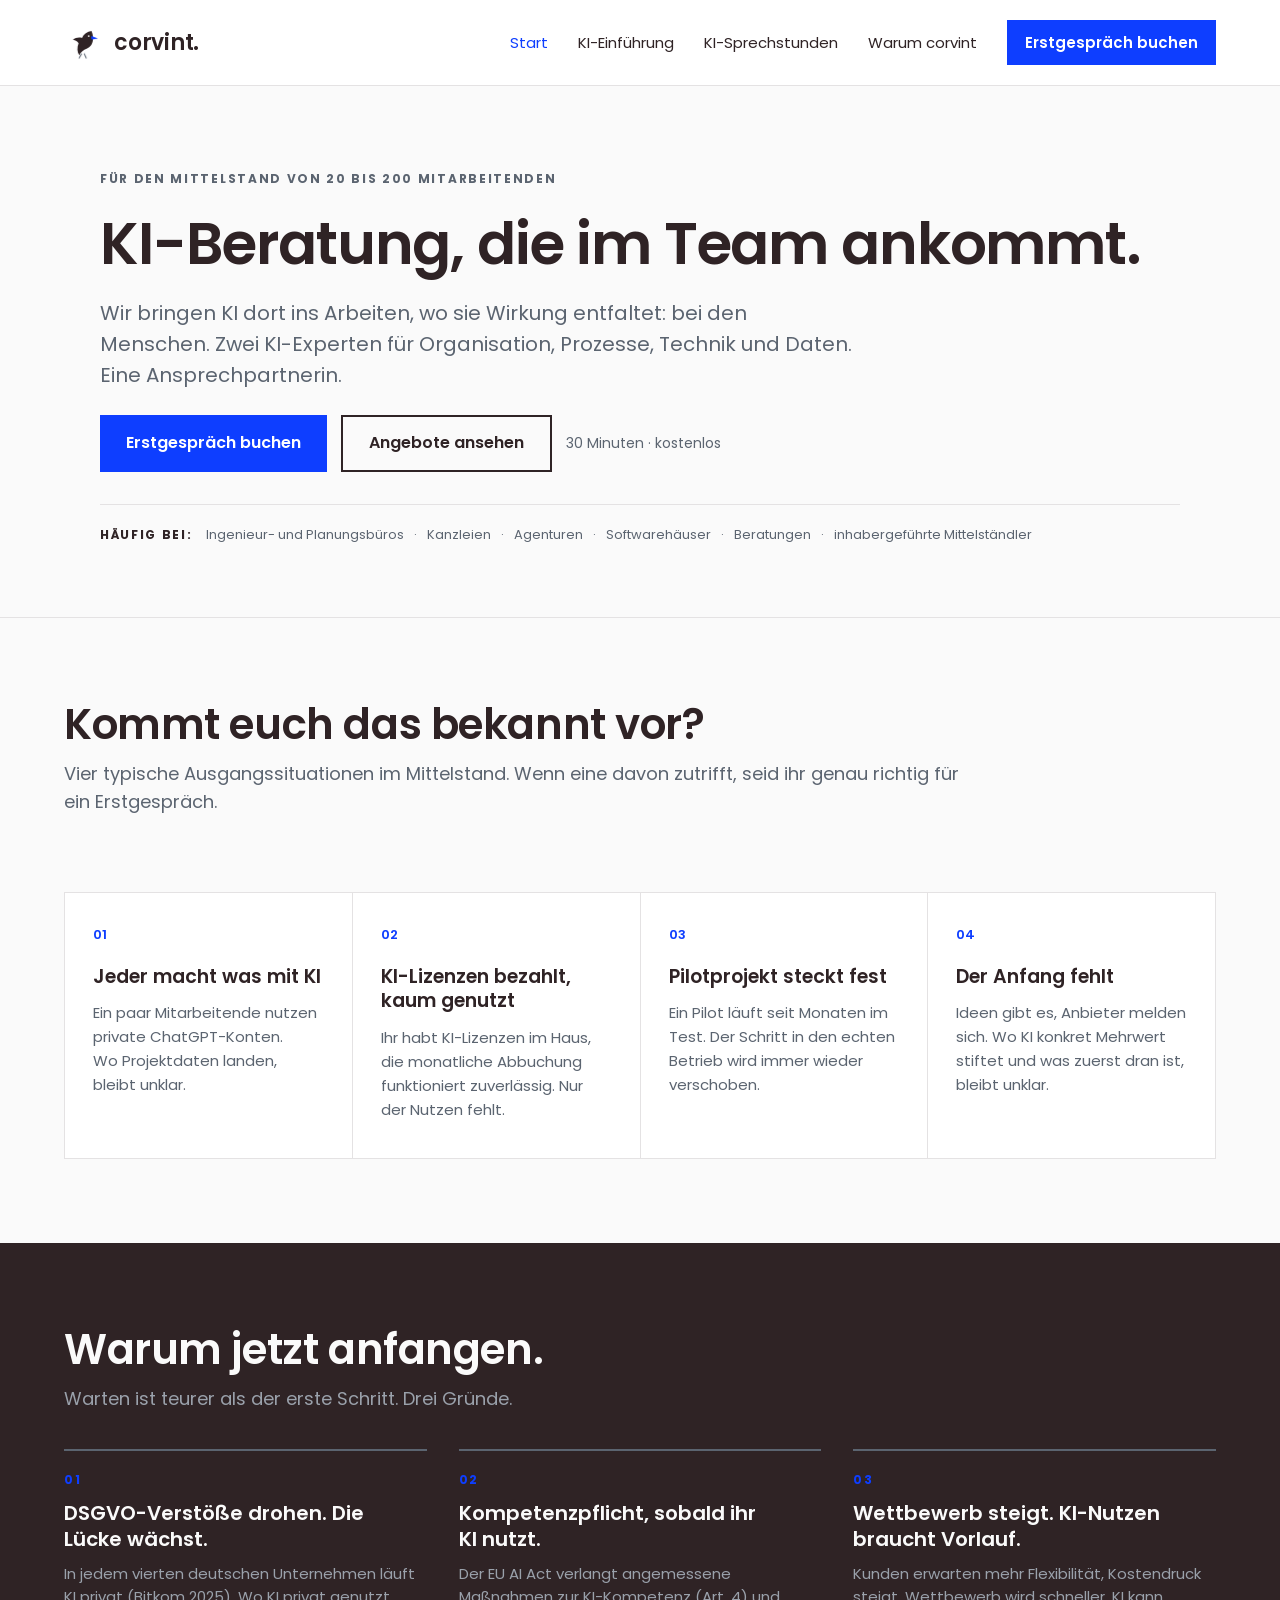
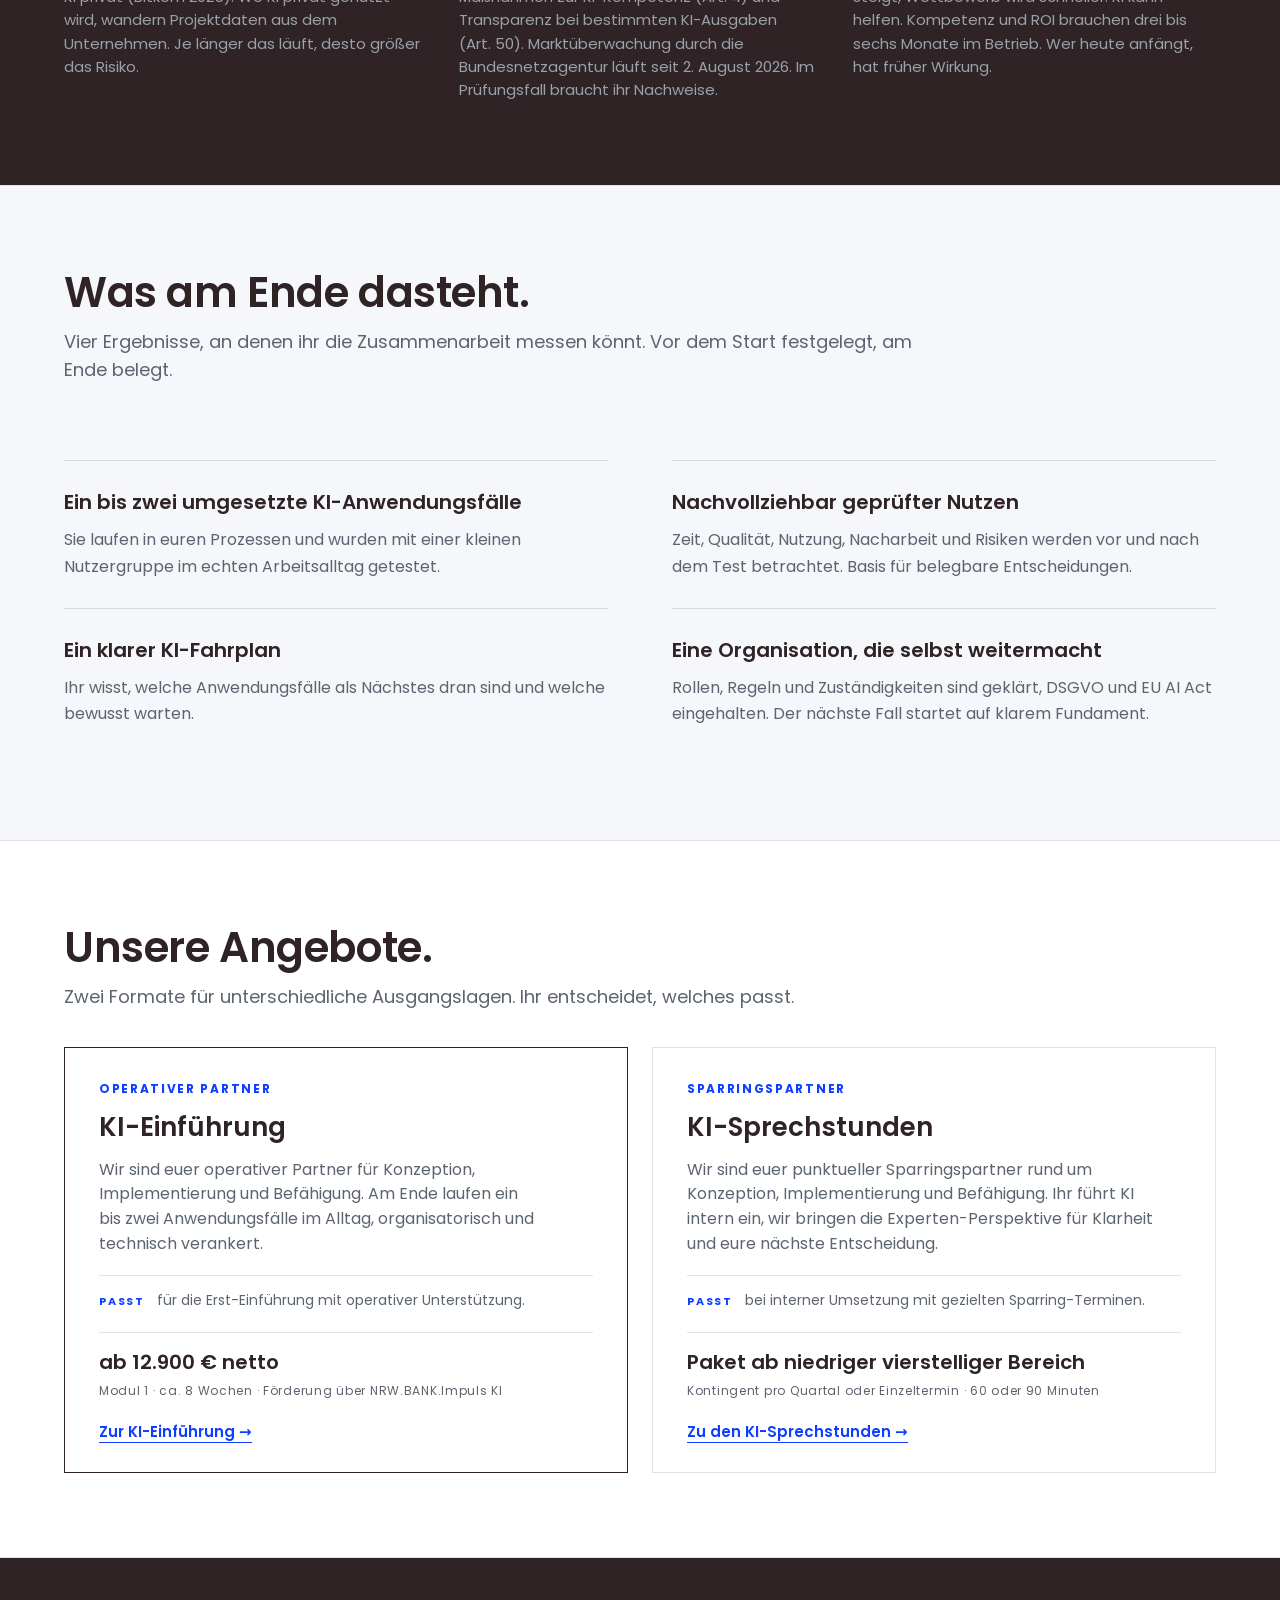
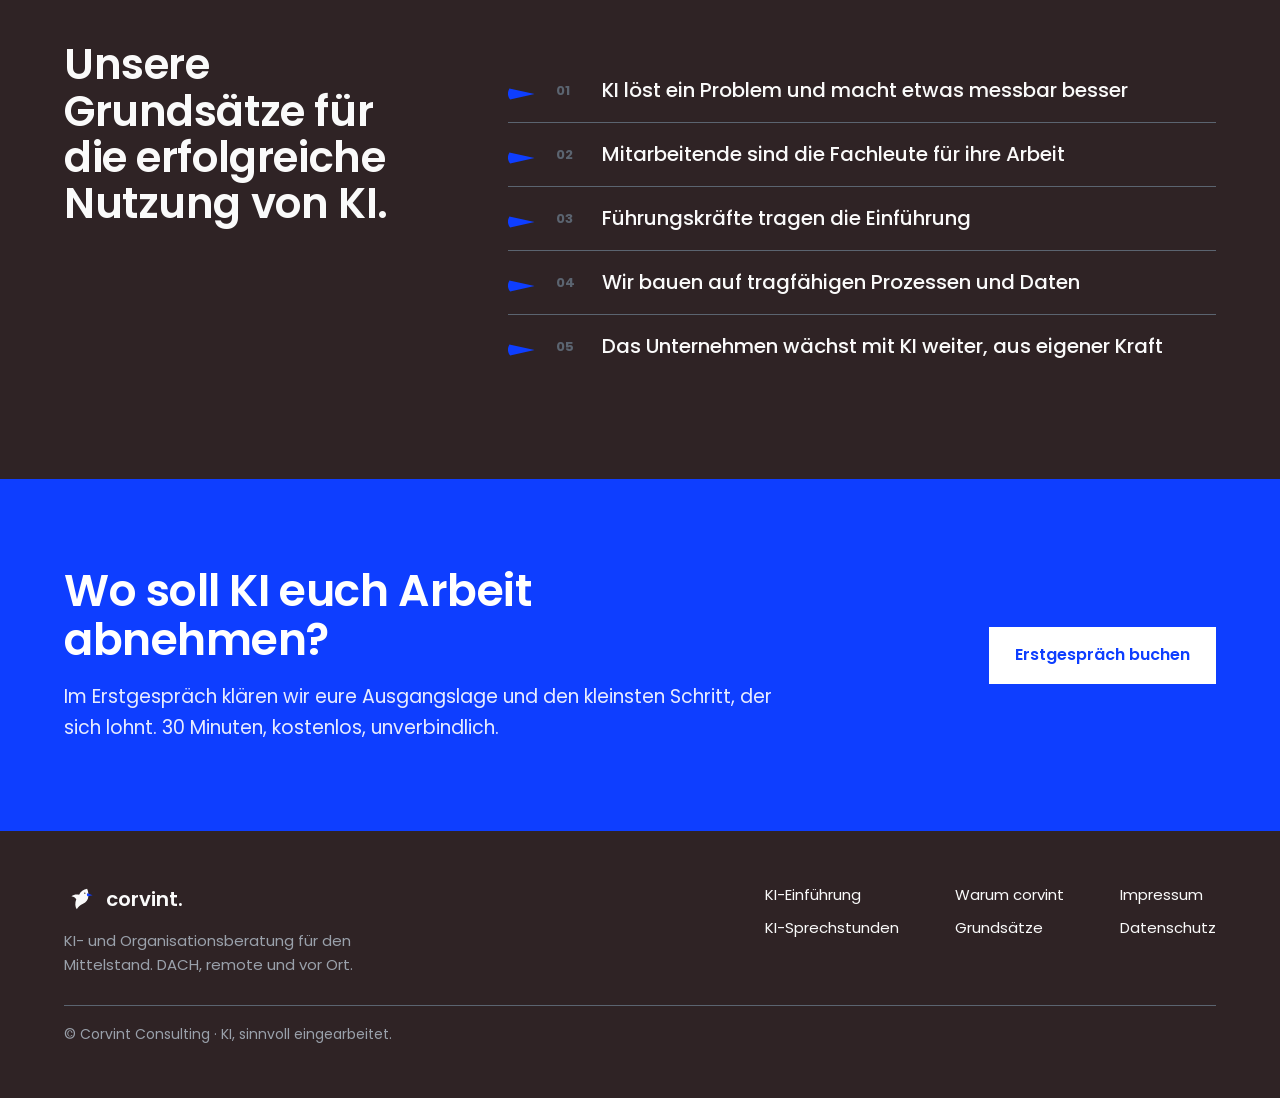
<file: index.html>
<!doctype html>
<html lang="de">
  <head>
    <meta charset="utf-8" />
    <meta name="viewport" content="width=device-width, initial-scale=1" />
    <title>corvint. — KI-Beratung und Implementierung für den Mittelstand</title>
    <meta
      name="description"
      content="KI-Beratung und Implementierung für den Mittelstand von 20 bis 200 Mitarbeitenden. Menschen, Technik und Daten, Organisation, Prozesse — softwareneutral, eine Ansprechpartnerin."
    />
    <meta name="theme-color" content="#FAFAFA" />
    <meta name="robots" content="index,follow" />
    <meta name="referrer" content="no-referrer" />

    <link rel="icon" type="image/svg+xml" href="assets/favicon.svg" />
    <link rel="preconnect" href="https://fonts.googleapis.com" />
    <link rel="preconnect" href="https://fonts.gstatic.com" crossorigin />
    <link
      href="https://fonts.googleapis.com/css2?family=Poppins:wght@400;500;600;700&display=swap"
      rel="stylesheet"
    />
    <link rel="stylesheet" href="assets/style.css" />
  </head>
  <body>
    <a class="skip-link" href="#main">Direkt zum Inhalt</a>

    <header class="site-header">
      <a class="brand" href="index.html" aria-label="Corvint Startseite">
        <svg
          class="raven raven--build"
          viewBox="0 0 180 180"
          width="38"
          height="38"
          aria-hidden="true"
        >
          <g class="raven__body">
            <path
              fill="#2F2325"
              d="M130 33c-20 3-37 15-45 33-15-4-31-1-43 8 13 2 22 8 27 17-8 21-7 41 3 57 8-15 20-25 35-31 18-7 29-23 30-42 1-16-1-30-7-42Z"
            ></path>
            <circle cx="117" cy="57" r="4" fill="#FAFAFA"></circle>
            <g class="raven__beak">
              <path fill="#0E3EFF" d="m131 57 30 12-29 5c-4-5-4-11-1-17Z"></path>
            </g>
            <path
              fill="none"
              stroke="#5B6470"
              stroke-linecap="round"
              stroke-width="5"
              d="M83 142 72 161m24-20 9 20"
            ></path>
          </g>
        </svg>
        <span class="brand__logo">corvint.</span>
      </a>
      <button
        class="menu-toggle"
        type="button"
        aria-expanded="false"
        aria-controls="site-nav"
        aria-label="Menü öffnen"
        data-menu-toggle
      >
        <svg viewBox="0 0 24 24" width="24" height="24" aria-hidden="true">
          <path
            stroke="#2F2325"
            stroke-width="2"
            stroke-linecap="round"
            fill="none"
            d="M4 7h16M4 12h16M4 17h16"
          ></path>
        </svg>
      </button>
      <nav class="nav" id="site-nav" aria-label="Hauptnavigation" data-nav>
        <button
          class="nav__close"
          type="button"
          aria-label="Menü schließen"
          data-menu-close
        >
          <svg viewBox="0 0 24 24" width="24" height="24" aria-hidden="true">
            <path
              stroke="#2F2325"
              stroke-width="2"
              stroke-linecap="round"
              d="M6 6l12 12M18 6L6 18"
            ></path>
          </svg>
        </button>
        <a class="nav__link" href="index.html" aria-current="page">Start</a>
        <a class="nav__link" href="ki-einfuehrung.html">KI-Einführung</a>
        <a class="nav__link" href="ki-sprechstunden.html">KI-Sprechstunden</a>
        <a class="nav__link" href="warum-corvint.html">Warum corvint</a>
        <a
          class="btn btn--primary btn--small"
          href="https://calendly.com/hannah-corvint/30min"
          target="_blank"
          rel="noopener"
          >Erstgespräch buchen</a
        >
      </nav>
    </header>

    <main id="main">
      <!-- Hero -->
      <section class="hero" aria-labelledby="hero-titel">
        <div class="wrap wrap--hero" style="max-width:1080px;margin:0 auto">
          <div class="hero__copy" style="max-width:none">
            <p class="hero__eyebrow">Für den Mittelstand von 20 bis 200 Mitarbeitenden</p>
            <h1 id="hero-titel" class="hero__title">
              KI-Beratung, die im Team ankommt.
            </h1>
            <p class="hero__lead" style="max-width:820px">
              Wir bringen KI dort ins Arbeiten, wo sie Wirkung entfaltet: bei
              den Menschen. Zwei KI-Experten für Organisation, Prozesse,
              Technik und Daten. Eine Ansprechpartnerin.
            </p>
            <div class="hero__actions">
              <a
                class="btn btn--primary"
                href="https://calendly.com/hannah-corvint/30min"
                target="_blank"
                rel="noopener"
                >Erstgespräch buchen</a
              >
              <a class="btn btn--secondary" href="#angebote">Angebote ansehen</a>
              <span class="hero__note">30 Minuten · kostenlos</span>
            </div>
            <p class="hero__segments" aria-label="Typische Branchen">
              <span class="hero__segments-label">Häufig bei:</span>
              <span>Ingenieur- und Planungsbüros</span
              ><span aria-hidden="true">·</span>
              <span>Kanzleien</span
              ><span aria-hidden="true">·</span>
              <span>Agenturen</span
              ><span aria-hidden="true">·</span>
              <span>Softwarehäuser</span
              ><span aria-hidden="true">·</span>
              <span>Beratungen</span
              ><span aria-hidden="true">·</span>
              <span>inhabergeführte Mittelständler</span>
            </p>
          </div>
        </div>
      </section>

      <!-- Ausgangslagen -->
      <section
        class="section section--top-rule"
        aria-labelledby="ausgangslagen-titel"
      >
        <div class="wrap section__inner">
          <div class="section__head-text" style="max-width:900px">
            <h2 id="ausgangslagen-titel" class="section__title">
              Kommt euch das bekannt vor?
            </h2>
            <p class="section__lead">
              Vier typische Ausgangssituationen im Mittelstand. Wenn eine davon
              zutrifft, seid ihr genau richtig für ein Erstgespräch.
            </p>
          </div>

          <div class="hairline-grid hairline-grid--4">
            <article class="hairline-cell">
              <span class="hairline-cell__n">01</span>
              <h3 class="hairline-cell__title">Jeder macht was mit KI</h3>
              <p class="hairline-cell__body">
                Ein paar Mitarbeitende nutzen private ChatGPT-Konten. Wo
                Projektdaten landen, bleibt unklar.
              </p>
            </article>
            <article class="hairline-cell">
              <span class="hairline-cell__n">02</span>
              <h3 class="hairline-cell__title">KI-Lizenzen bezahlt, kaum genutzt</h3>
              <p class="hairline-cell__body">
                Ihr habt KI-Lizenzen im Haus, die monatliche Abbuchung
                funktioniert zuverlässig. Nur der Nutzen fehlt.
              </p>
            </article>
            <article class="hairline-cell">
              <span class="hairline-cell__n">03</span>
              <h3 class="hairline-cell__title">Pilotprojekt steckt fest</h3>
              <p class="hairline-cell__body">
                Ein Pilot läuft seit Monaten im Test. Der Schritt in den
                echten Betrieb wird immer wieder verschoben.
              </p>
            </article>
            <article class="hairline-cell">
              <span class="hairline-cell__n">04</span>
              <h3 class="hairline-cell__title">Der Anfang fehlt</h3>
              <p class="hairline-cell__body">
                Ideen gibt es, Anbieter melden sich. Wo KI konkret Mehrwert
                stiftet und was zuerst dran ist, bleibt unklar.
              </p>
            </article>
          </div>
        </div>
      </section>

      <!-- Warum jetzt anfangen -->
      <section
        class="section--dark section"
        aria-labelledby="warum-titel"
      >
        <div class="wrap section__inner">
          <div class="section__head-text" style="max-width:900px">
            <h2 id="warum-titel" class="section__title">
              Warum jetzt anfangen.
            </h2>
            <p class="section__lead">
              Warten ist teurer als der erste Schritt. Drei Gründe.
            </p>
          </div>
          <div class="reasons">
            <div class="reason">
              <span class="reason__n">01</span>
              <h3 class="reason__title">
                DSGVO-Verstöße drohen. Die Lücke wächst.
              </h3>
              <p class="reason__body">
                In jedem vierten deutschen Unternehmen läuft KI privat (Bitkom
                2025). Wo KI privat genutzt wird, wandern Projektdaten aus dem
                Unternehmen. Je länger das läuft, desto größer das Risiko.
              </p>
            </div>
            <div class="reason">
              <span class="reason__n">02</span>
              <h3 class="reason__title">
                Kompetenzpflicht, sobald ihr KI nutzt.
              </h3>
              <p class="reason__body">
                Der EU AI Act verlangt angemessene Maßnahmen zur KI-Kompetenz
                (Art.&nbsp;4) und Transparenz bei bestimmten KI-Ausgaben
                (Art.&nbsp;50). Marktüberwachung durch die Bundesnetzagentur
                läuft seit 2.&nbsp;August 2026. Im Prüfungsfall braucht ihr
                Nachweise.
              </p>
            </div>
            <div class="reason">
              <span class="reason__n">03</span>
              <h3 class="reason__title">
                Wettbewerb steigt. KI-Nutzen braucht Vorlauf.
              </h3>
              <p class="reason__body">
                Kunden erwarten mehr Flexibilität, Kostendruck steigt,
                Wettbewerb wird schneller. KI kann helfen. Kompetenz und ROI
                brauchen drei bis sechs Monate im Betrieb. Wer heute anfängt,
                hat früher Wirkung.
              </p>
            </div>
          </div>
        </div>
      </section>

      <!-- Was am Ende dasteht -->
      <section
        class="section section--tone"
        aria-labelledby="ergebnisse-titel"
      >
        <div class="wrap section__inner">
          <div class="section__head-text" style="max-width:900px">
            <h2 id="ergebnisse-titel" class="section__title">
              Was am Ende dasteht.
            </h2>
            <p class="section__lead">
              Vier Ergebnisse, an denen ihr die Zusammenarbeit messen könnt.
              Vor dem Start festgelegt, am Ende belegt.
            </p>
          </div>

          <div class="outcomes-grid">
            <div class="outcome-row">
              <h3>Ein bis zwei umgesetzte KI-Anwendungsfälle</h3>
              <p>
                Sie laufen in euren Prozessen und wurden mit einer kleinen
                Nutzergruppe im echten Arbeitsalltag getestet.
              </p>
            </div>
            <div class="outcome-row">
              <h3>Nachvollziehbar geprüfter Nutzen</h3>
              <p>
                Zeit, Qualität, Nutzung, Nacharbeit und Risiken werden vor
                und nach dem Test betrachtet. Basis für belegbare
                Entscheidungen.
              </p>
            </div>
            <div class="outcome-row">
              <h3>Ein klarer KI-Fahrplan</h3>
              <p>
                Ihr wisst, welche Anwendungsfälle als Nächstes dran sind und
                welche bewusst warten.
              </p>
            </div>
            <div class="outcome-row">
              <h3>Eine Organisation, die selbst weitermacht</h3>
              <p>
                Rollen, Regeln und Zuständigkeiten sind geklärt, DSGVO und
                EU AI Act eingehalten. Der nächste Fall startet auf klarem
                Fundament.
              </p>
            </div>
          </div>
        </div>
      </section>

      <!-- Angebote -->
      <section
        id="angebote"
        class="section section--white"
        aria-labelledby="angebote-titel"
      >
        <div class="wrap section__inner">
          <div class="section__head-text" style="max-width:900px">
            <h2 id="angebote-titel" class="section__title">Unsere Angebote.</h2>
            <p class="section__lead">
              Zwei Formate für unterschiedliche Ausgangslagen. Ihr entscheidet,
              welches passt.
            </p>
          </div>
          <div class="offers">
            <article class="offer offer--highlight">
              <div class="offer__label">Operativer Partner</div>
              <div class="offer__title">KI-Einführung</div>
              <div class="offer__body">
                Wir sind euer operativer Partner für Konzeption,
                Implementierung und Befähigung. Am Ende laufen ein bis zwei
                Anwendungsfälle im Alltag, organisatorisch und technisch
                verankert.
              </div>
              <div class="offer__fit">
                <span class="offer__fit-label">Passt</span>
                <span class="offer__fit-text"
                  >für die Erst-Einführung mit operativer Unterstützung.</span
                >
              </div>
              <div class="offer__price">
                <span class="offer__price-value">ab 12.900 € netto</span>
                <span class="offer__price-note"
                  >Modul 1 · ca. 8 Wochen · Förderung über NRW.BANK.Impuls KI</span
                >
              </div>
              <div class="offer__link">
                <a href="ki-einfuehrung.html">Zur KI-Einführung →</a>
              </div>
            </article>

            <article class="offer offer--soft">
              <div class="offer__label">Sparringspartner</div>
              <div class="offer__title">KI-Sprechstunden</div>
              <div class="offer__body">
                Wir sind euer punktueller Sparringspartner rund um Konzeption,
                Implementierung und Befähigung. Ihr führt KI intern ein, wir
                bringen die Experten-Perspektive für Klarheit und eure
                nächste Entscheidung.
              </div>
              <div class="offer__fit">
                <span class="offer__fit-label">Passt</span>
                <span class="offer__fit-text"
                  >bei interner Umsetzung mit gezielten Sparring-Terminen.</span
                >
              </div>
              <div class="offer__price">
                <span class="offer__price-value">Paket ab niedriger vierstelliger Bereich</span>
                <span class="offer__price-note"
                  >Kontingent pro Quartal oder Einzeltermin · 60 oder 90 Minuten</span
                >
              </div>
              <div class="offer__link">
                <a href="ki-sprechstunden.html">Zu den KI-Sprechstunden →</a>
              </div>
            </article>
          </div>
        </div>
      </section>

      <!-- Grundsätze (dunkel) -->
      <section
        id="grundsaetze"
        class="section--dark"
        aria-labelledby="grundsaetze-titel"
      >
        <div class="wrap principles">
          <div>
            <h2
              id="grundsaetze-titel"
              class="principles__intro-title"
            >
              Unsere Grundsätze für die erfolgreiche Nutzung von KI.
            </h2>
          </div>
          <ol class="principles__list" role="list">
            <li class="principle">
              <svg
                class="beak"
                viewBox="0 0 40 22"
                width="28"
                height="16"
                aria-hidden="true"
              >
                <path fill="#0E3EFF" d="M2 3 38 11 3 19c-4-5-4-11-1-16Z"></path>
              </svg>
              <span class="principle__n">01</span>
              <span class="principle__text"
                >KI löst ein Problem und macht etwas messbar besser</span
              >
            </li>
            <li class="principle">
              <svg
                class="beak"
                viewBox="0 0 40 22"
                width="28"
                height="16"
                aria-hidden="true"
              >
                <path fill="#0E3EFF" d="M2 3 38 11 3 19c-4-5-4-11-1-16Z"></path>
              </svg>
              <span class="principle__n">02</span>
              <span class="principle__text"
                >Mitarbeitende sind die Fachleute für ihre Arbeit</span
              >
            </li>
            <li class="principle">
              <svg
                class="beak"
                viewBox="0 0 40 22"
                width="28"
                height="16"
                aria-hidden="true"
              >
                <path fill="#0E3EFF" d="M2 3 38 11 3 19c-4-5-4-11-1-16Z"></path>
              </svg>
              <span class="principle__n">03</span>
              <span class="principle__text"
                >Führungskräfte tragen die Einführung</span
              >
            </li>
            <li class="principle">
              <svg
                class="beak"
                viewBox="0 0 40 22"
                width="28"
                height="16"
                aria-hidden="true"
              >
                <path fill="#0E3EFF" d="M2 3 38 11 3 19c-4-5-4-11-1-16Z"></path>
              </svg>
              <span class="principle__n">04</span>
              <span class="principle__text"
                >Wir bauen auf tragfähigen Prozessen und Daten</span
              >
            </li>
            <li class="principle">
              <svg
                class="beak"
                viewBox="0 0 40 22"
                width="28"
                height="16"
                aria-hidden="true"
              >
                <path fill="#0E3EFF" d="M2 3 38 11 3 19c-4-5-4-11-1-16Z"></path>
              </svg>
              <span class="principle__n">05</span>
              <span class="principle__text"
                >Das Unternehmen wächst mit KI weiter, aus eigener Kraft</span
              >
            </li>
          </ol>
        </div>
      </section>

      <!-- CTA -->
      <section class="cta" aria-labelledby="cta-titel">
        <div class="wrap cta__inner">
          <div class="cta__text">
            <h2 id="cta-titel" class="cta__title">
              Wo soll KI euch Arbeit abnehmen?
            </h2>
            <p class="cta__lead">
              Im Erstgespräch klären wir eure Ausgangslage und den kleinsten
              Schritt, der sich lohnt. 30 Minuten, kostenlos, unverbindlich.
            </p>
          </div>
          <div class="cta__actions">
            <a
              class="btn btn--on-dark"
              href="https://calendly.com/hannah-corvint/30min"
              target="_blank"
              rel="noopener"
              >Erstgespräch buchen</a
            >
          </div>
        </div>
      </section>
    </main>

    <footer class="site-footer">
      <div class="wrap site-footer__top">
        <div class="site-footer__brand">
          <div class="site-footer__brand-row">
            <svg
              viewBox="0 0 180 180"
              width="32"
              height="32"
              aria-hidden="true"
            >
              <path
                fill="#FAFAFA"
                d="M130 33c-20 3-37 15-45 33-15-4-31-1-43 8 13 2 22 8 27 17-8 21-7 41 3 57 8-15 20-25 35-31 18-7 29-23 30-42 1-16-1-30-7-42Z"
              ></path>
              <path
                fill="#0E3EFF"
                d="m131 57 30 12-29 5c-4-5-4-11-1-17Z"
              ></path>
              <circle cx="117" cy="57" r="4" fill="#2F2325"></circle>
            </svg>
            <span class="site-footer__brand-word">corvint.</span>
          </div>
          <div class="site-footer__desc">
            KI- und Organisationsberatung für den Mittelstand. DACH, remote und
            vor Ort.
          </div>
        </div>
        <div class="site-footer__cols">
          <nav class="site-footer__col" aria-label="Leistungen">
            <a href="ki-einfuehrung.html">KI-Einführung</a>
            <a href="ki-sprechstunden.html">KI-Sprechstunden</a>
          </nav>
          <nav class="site-footer__col" aria-label="Unternehmen">
            <a href="warum-corvint.html">Warum corvint</a>
            <a href="warum-corvint.html#grundsaetze-page">Grundsätze</a>
          </nav>
          <nav class="site-footer__col" aria-label="Rechtliches">
            <a href="impressum.html">Impressum</a>
            <a href="datenschutz.html">Datenschutz</a>
          </nav>
        </div>
      </div>
      <div class="wrap site-footer__legal">
        © Corvint Consulting · KI, sinnvoll eingearbeitet.
      </div>
    </footer>

    <script src="assets/app.js" defer></script>
  </body>
</html>
</file>
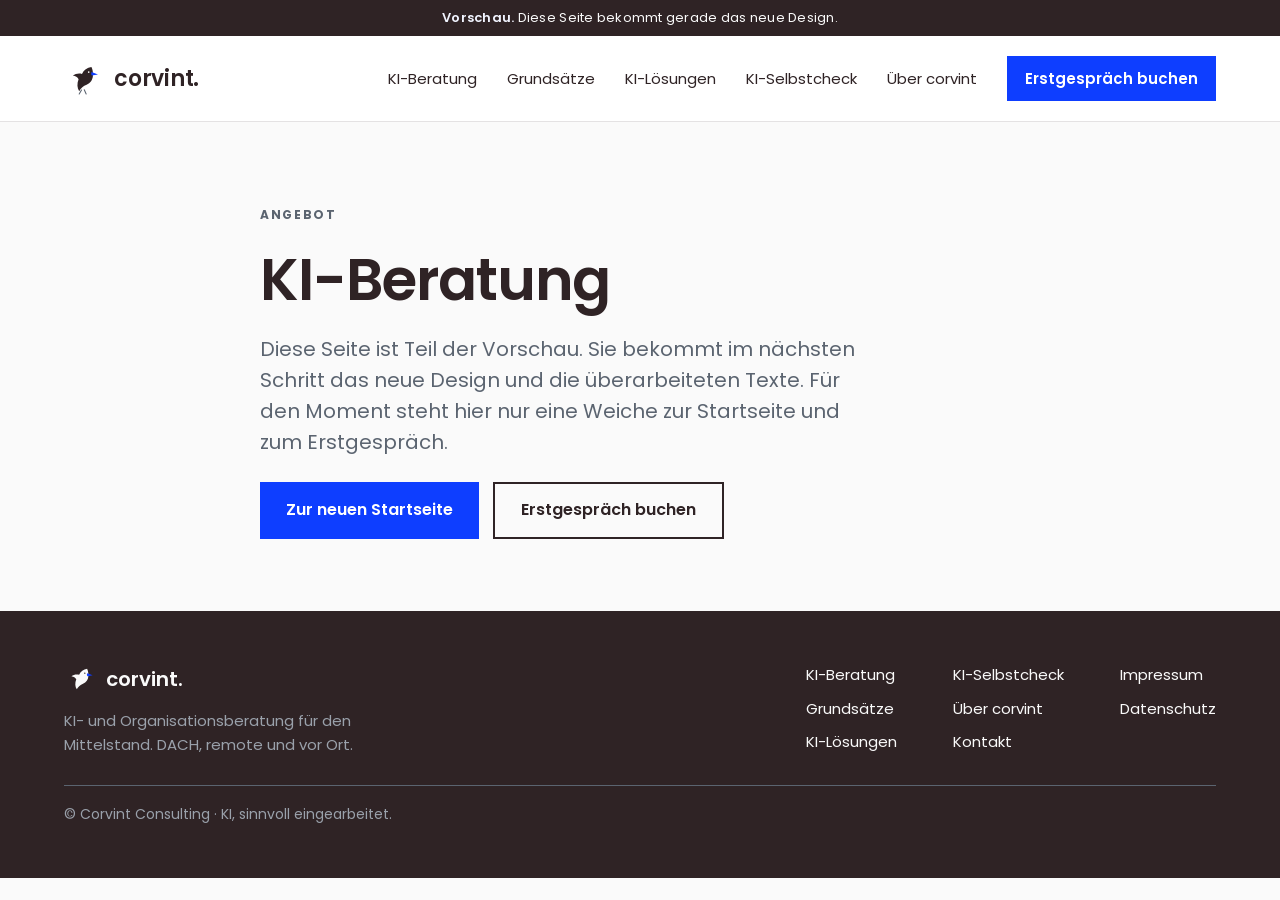
<file: angebot.html>
<!doctype html>
<html lang="de">
  <head>
    <meta charset="utf-8" />
    <meta name="viewport" content="width=device-width, initial-scale=1" />
    <title>KI-Beratung — corvint. (Preview)</title>
    <meta name="robots" content="noindex,nofollow" />
    <meta name="theme-color" content="#FAFAFA" />
    <link rel="icon" type="image/svg+xml" href="assets/favicon.svg" />
    <link rel="preconnect" href="https://fonts.googleapis.com" />
    <link rel="preconnect" href="https://fonts.gstatic.com" crossorigin />
    <link
      href="https://fonts.googleapis.com/css2?family=Poppins:wght@400;500;600;700&display=swap"
      rel="stylesheet"
    />
    <link rel="stylesheet" href="assets/style.css" />
  </head>
  <body>
    <a class="skip-link" href="#main">Direkt zum Inhalt</a>
    <div class="preview-banner" role="status">
      <strong>Vorschau.</strong> Diese Seite bekommt gerade das neue Design.
    </div>
    <header class="site-header">
      <a class="brand" href="index.html" aria-label="Corvint Startseite">
        <svg
          class="raven raven--build"
          viewBox="0 0 180 180"
          width="38"
          height="38"
          aria-hidden="true"
        >
          <g class="raven__body">
            <path
              fill="#2F2325"
              d="M130 33c-20 3-37 15-45 33-15-4-31-1-43 8 13 2 22 8 27 17-8 21-7 41 3 57 8-15 20-25 35-31 18-7 29-23 30-42 1-16-1-30-7-42Z"
            ></path>
            <circle cx="117" cy="57" r="4" fill="#FAFAFA"></circle>
            <g class="raven__beak">
              <path
                fill="#0E3EFF"
                d="m131 57 30 12-29 5c-4-5-4-11-1-17Z"
              ></path>
            </g>
            <path
              fill="none"
              stroke="#5B6470"
              stroke-linecap="round"
              stroke-width="5"
              d="M83 142 72 161m24-20 9 20"
            ></path>
          </g>
        </svg>
        <span class="brand__logo">corvint.</span>
      </a>
      <button
        class="menu-toggle"
        type="button"
        aria-expanded="false"
        aria-controls="site-nav"
        aria-label="Menü öffnen"
        data-menu-toggle
      >
        <svg viewBox="0 0 24 24" width="24" height="24" aria-hidden="true">
          <path
            stroke="#2F2325"
            stroke-width="2"
            stroke-linecap="round"
            fill="none"
            d="M4 7h16M4 12h16M4 17h16"
          ></path>
        </svg>
      </button>
      <nav class="nav" id="site-nav" aria-label="Hauptnavigation" data-nav>
        <button
          class="nav__close"
          type="button"
          aria-label="Menü schließen"
          data-menu-close
        >
          <svg viewBox="0 0 24 24" width="24" height="24" aria-hidden="true">
            <path
              stroke="#2F2325"
              stroke-width="2"
              stroke-linecap="round"
              d="M6 6l12 12M18 6L6 18"
            ></path>
          </svg>
        </button>
        <a class="nav__link" href="angebot.html">KI-Beratung</a>
        <a class="nav__link" href="index.html#grundsaetze">Grundsätze</a>
        <a class="nav__link" href="index.html#was-sich-aendert">KI-Lösungen</a>
        <a class="nav__link" href="selbstcheck.html">KI-Selbstcheck</a>
        <a class="nav__link" href="ueber-corvint.html">Über corvint</a>
        <a
          class="btn btn--primary btn--small"
          href="https://calendly.com/hannah-corvint/30min"
          target="_blank"
          rel="noopener"
          >Erstgespräch buchen</a
        >
      </nav>
    </header>

    <main id="main">
      <section class="hero">
        <div class="wrap hero__copy" style="max-width:760px">
          <p class="hero__eyebrow">Angebot</p>
          <h1 class="hero__title">KI-Beratung</h1>
          <p class="hero__lead">
            Diese Seite ist Teil der Vorschau. Sie bekommt im nächsten Schritt
            das neue Design und die überarbeiteten Texte. Für den Moment steht
            hier nur eine Weiche zur Startseite und zum Erstgespräch.
          </p>
          <div class="hero__actions">
            <a class="btn btn--primary" href="index.html">Zur neuen Startseite</a>
            <a
              class="btn btn--secondary"
              href="https://calendly.com/hannah-corvint/30min"
              target="_blank"
              rel="noopener"
              >Erstgespräch buchen</a
            >
          </div>
        </div>
      </section>
    </main>

    <footer class="site-footer">
      <div class="wrap site-footer__top">
        <div class="site-footer__brand">
          <div class="site-footer__brand-row">
            <svg
              viewBox="0 0 180 180"
              width="32"
              height="32"
              aria-hidden="true"
            >
              <path
                fill="#FAFAFA"
                d="M130 33c-20 3-37 15-45 33-15-4-31-1-43 8 13 2 22 8 27 17-8 21-7 41 3 57 8-15 20-25 35-31 18-7 29-23 30-42 1-16-1-30-7-42Z"
              ></path>
              <path
                fill="#0E3EFF"
                d="m131 57 30 12-29 5c-4-5-4-11-1-17Z"
              ></path>
              <circle cx="117" cy="57" r="4" fill="#2F2325"></circle>
            </svg>
            <span class="site-footer__brand-word">corvint.</span>
          </div>
          <div class="site-footer__desc">
            KI- und Organisationsberatung für den Mittelstand. DACH, remote und
            vor Ort.
          </div>
        </div>
        <div class="site-footer__cols">
          <nav class="site-footer__col" aria-label="Leistungen">
            <a href="angebot.html">KI-Beratung</a>
            <a href="index.html#grundsaetze">Grundsätze</a>
            <a href="index.html#was-sich-aendert">KI-Lösungen</a>
          </nav>
          <nav class="site-footer__col" aria-label="Unternehmen">
            <a href="selbstcheck.html">KI-Selbstcheck</a>
            <a href="ueber-corvint.html">Über corvint</a>
            <a href="kontakt.html">Kontakt</a>
          </nav>
          <nav class="site-footer__col" aria-label="Rechtliches">
            <a href="impressum.html">Impressum</a>
            <a href="datenschutz.html">Datenschutz</a>
          </nav>
        </div>
      </div>
      <div class="wrap site-footer__legal">
        © Corvint Consulting · KI, sinnvoll eingearbeitet.
      </div>
    </footer>

    <script src="assets/app.js" defer></script>
  </body>
</html>
</file>
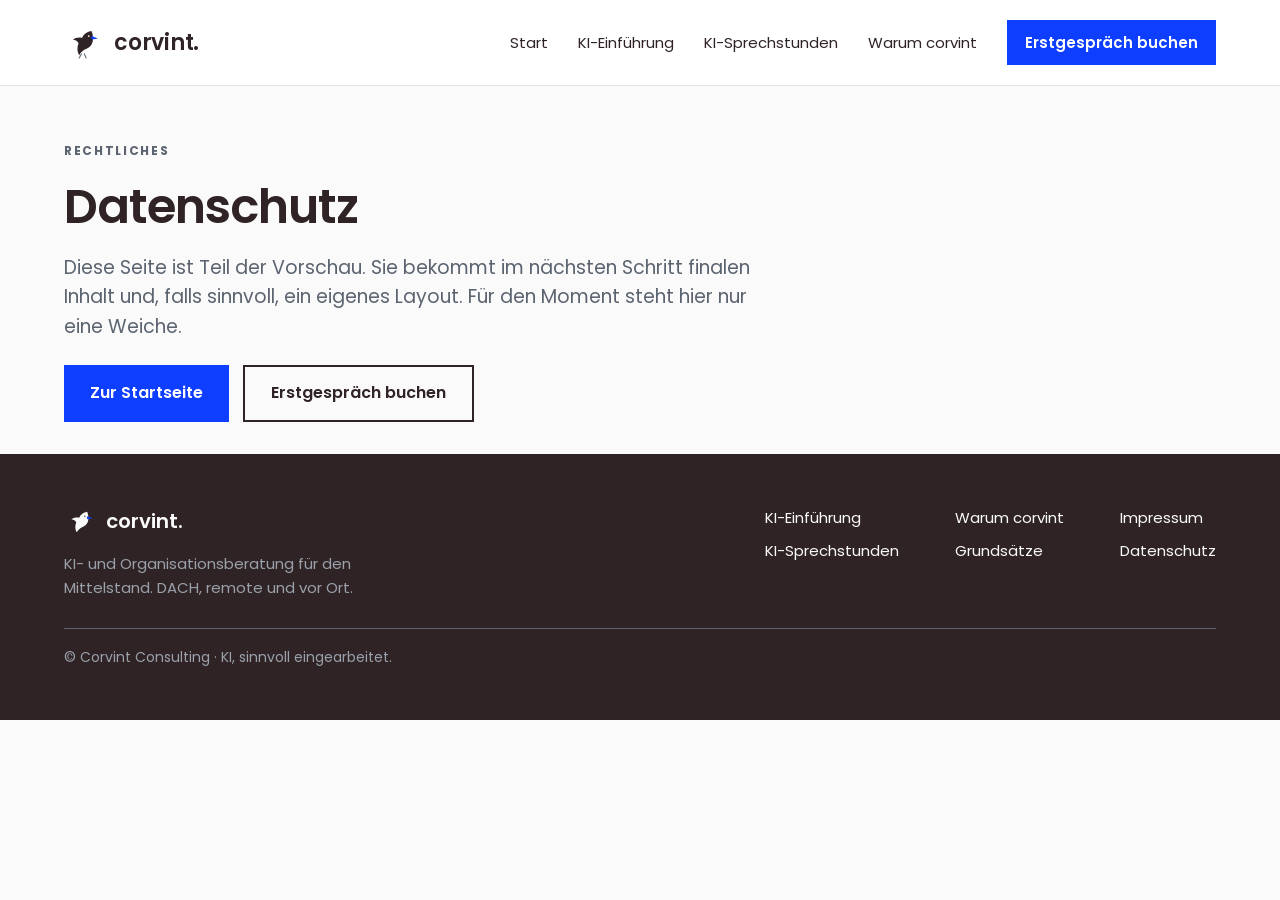
<file: datenschutz.html>
<!doctype html>
<html lang="de">
  <head>
    <meta charset="utf-8" />
    <meta name="viewport" content="width=device-width, initial-scale=1" />
    <title>Datenschutz — corvint.</title>
    <meta name="robots" content="index,follow" />
    <meta name="theme-color" content="#FAFAFA" />
    <link rel="icon" type="image/svg+xml" href="assets/favicon.svg" />
    <link rel="preconnect" href="https://fonts.googleapis.com" />
    <link rel="preconnect" href="https://fonts.gstatic.com" crossorigin />
    <link
      href="https://fonts.googleapis.com/css2?family=Poppins:wght@400;500;600;700&display=swap"
      rel="stylesheet"
    />
    <link rel="stylesheet" href="assets/style.css" />
  </head>
  <body>
    <a class="skip-link" href="#main">Direkt zum Inhalt</a>
    <header class="site-header">
      <a class="brand" href="index.html" aria-label="Corvint Startseite">
        <svg
          class="raven raven--build"
          viewBox="0 0 180 180"
          width="38"
          height="38"
          aria-hidden="true"
        >
          <g class="raven__body">
            <path
              fill="#2F2325"
              d="M130 33c-20 3-37 15-45 33-15-4-31-1-43 8 13 2 22 8 27 17-8 21-7 41 3 57 8-15 20-25 35-31 18-7 29-23 30-42 1-16-1-30-7-42Z"
            ></path>
            <circle cx="117" cy="57" r="4" fill="#FAFAFA"></circle>
            <g class="raven__beak">
              <path fill="#0E3EFF" d="m131 57 30 12-29 5c-4-5-4-11-1-17Z"></path>
            </g>
            <path
              fill="none"
              stroke="#5B6470"
              stroke-linecap="round"
              stroke-width="5"
              d="M83 142 72 161m24-20 9 20"
            ></path>
          </g>
        </svg>
        <span class="brand__logo">corvint.</span>
      </a>
      <button
        class="menu-toggle"
        type="button"
        aria-expanded="false"
        aria-controls="site-nav"
        aria-label="Menü öffnen"
        data-menu-toggle
      >
        <svg viewBox="0 0 24 24" width="24" height="24" aria-hidden="true">
          <path
            stroke="#2F2325"
            stroke-width="2"
            stroke-linecap="round"
            fill="none"
            d="M4 7h16M4 12h16M4 17h16"
          ></path>
        </svg>
      </button>
      <nav class="nav" id="site-nav" aria-label="Hauptnavigation" data-nav>
        <button
          class="nav__close"
          type="button"
          aria-label="Menü schließen"
          data-menu-close
        >
          <svg viewBox="0 0 24 24" width="24" height="24" aria-hidden="true">
            <path
              stroke="#2F2325"
              stroke-width="2"
              stroke-linecap="round"
              d="M6 6l12 12M18 6L6 18"
            ></path>
          </svg>
        </button>
        <a class="nav__link" href="index.html">Start</a>
        <a class="nav__link" href="ki-einfuehrung.html">KI-Einführung</a>
        <a class="nav__link" href="ki-sprechstunden.html">KI-Sprechstunden</a>
        <a class="nav__link" href="warum-corvint.html">Warum corvint</a>
        <a
          class="btn btn--primary btn--small"
          href="https://calendly.com/hannah-corvint/30min"
          target="_blank"
          rel="noopener"
          >Erstgespräch buchen</a
        >
      </nav>
    </header>

    <main id="main">
      <section class="sub-hero" aria-labelledby="page-titel">
        <p class="sub-hero__eyebrow">Rechtliches</p>
        <h1 id="page-titel" class="sub-hero__title">Datenschutz</h1>
        <p class="sub-hero__lead">
          Diese Seite ist Teil der Vorschau. Sie bekommt im nächsten Schritt
          finalen Inhalt und, falls sinnvoll, ein eigenes Layout. Für den Moment
          steht hier nur eine Weiche.
        </p>
        <div class="sub-hero__actions">
          <a class="btn btn--primary" href="index.html">Zur Startseite</a>
          <a
            class="btn btn--secondary"
            href="https://calendly.com/hannah-corvint/30min"
            target="_blank"
            rel="noopener"
            >Erstgespräch buchen</a
          >
        </div>
      </section>
    </main>

    <footer class="site-footer">
      <div class="wrap site-footer__top">
        <div class="site-footer__brand">
          <div class="site-footer__brand-row">
            <svg
              viewBox="0 0 180 180"
              width="32"
              height="32"
              aria-hidden="true"
            >
              <path
                fill="#FAFAFA"
                d="M130 33c-20 3-37 15-45 33-15-4-31-1-43 8 13 2 22 8 27 17-8 21-7 41 3 57 8-15 20-25 35-31 18-7 29-23 30-42 1-16-1-30-7-42Z"
              ></path>
              <path fill="#0E3EFF" d="m131 57 30 12-29 5c-4-5-4-11-1-17Z"></path>
              <circle cx="117" cy="57" r="4" fill="#2F2325"></circle>
            </svg>
            <span class="site-footer__brand-word">corvint.</span>
          </div>
          <div class="site-footer__desc">
            KI- und Organisationsberatung für den Mittelstand. DACH, remote und
            vor Ort.
          </div>
        </div>
        <div class="site-footer__cols">
          <nav class="site-footer__col" aria-label="Leistungen">
            <a href="ki-einfuehrung.html">KI-Einführung</a>
            <a href="ki-sprechstunden.html">KI-Sprechstunden</a>
          </nav>
          <nav class="site-footer__col" aria-label="Unternehmen">
            <a href="warum-corvint.html">Warum corvint</a>
            <a href="warum-corvint.html#grundsaetze-page">Grundsätze</a>
          </nav>
          <nav class="site-footer__col" aria-label="Rechtliches">
            <a href="impressum.html">Impressum</a>
            <a href="datenschutz.html">Datenschutz</a>
          </nav>
        </div>
      </div>
      <div class="wrap site-footer__legal">
        © Corvint Consulting · KI, sinnvoll eingearbeitet.
      </div>
    </footer>

    <script src="assets/app.js" defer></script>
  </body>
</html>
</file>
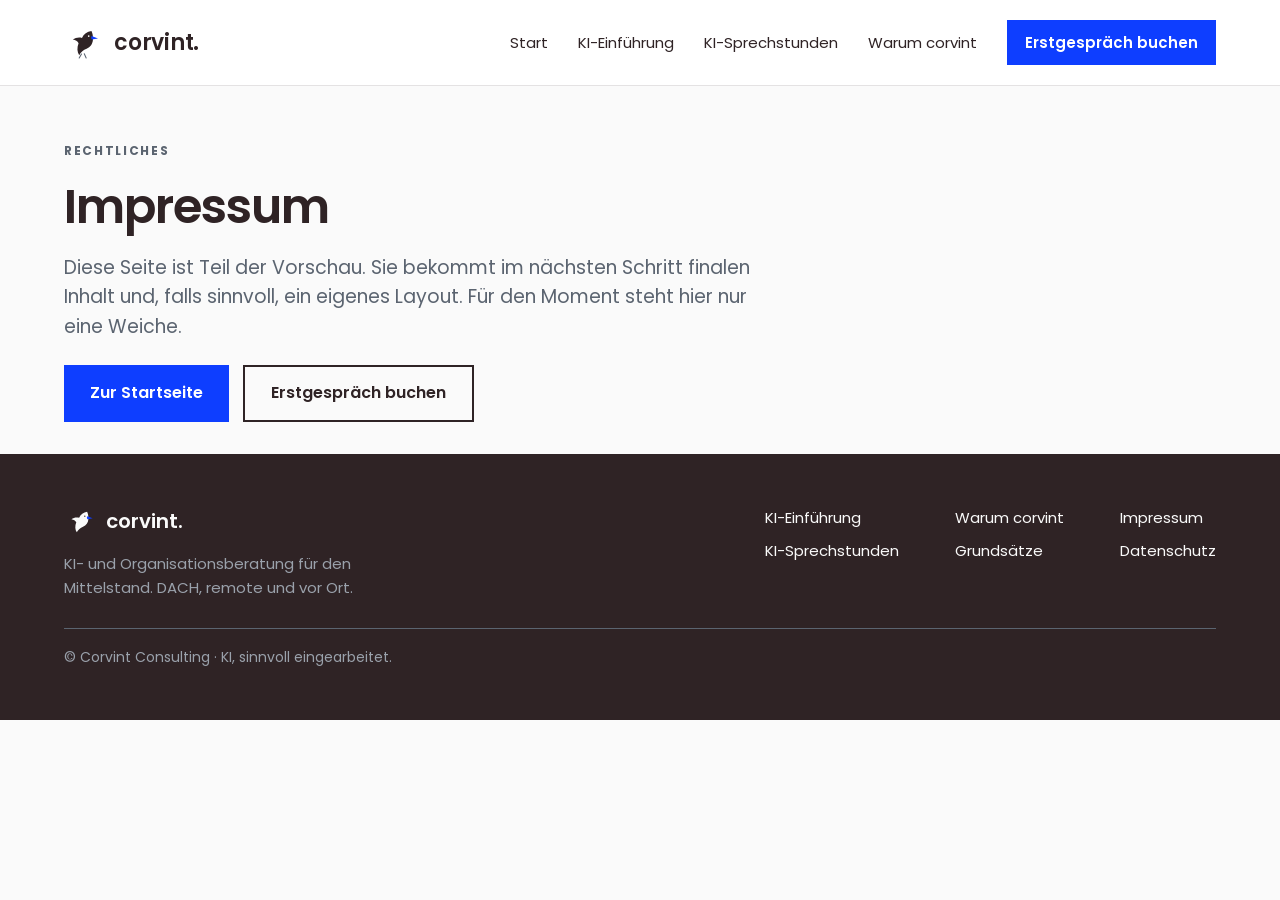
<file: impressum.html>
<!doctype html>
<html lang="de">
  <head>
    <meta charset="utf-8" />
    <meta name="viewport" content="width=device-width, initial-scale=1" />
    <title>Impressum — corvint.</title>
    <meta name="robots" content="index,follow" />
    <meta name="theme-color" content="#FAFAFA" />
    <link rel="icon" type="image/svg+xml" href="assets/favicon.svg" />
    <link rel="preconnect" href="https://fonts.googleapis.com" />
    <link rel="preconnect" href="https://fonts.gstatic.com" crossorigin />
    <link
      href="https://fonts.googleapis.com/css2?family=Poppins:wght@400;500;600;700&display=swap"
      rel="stylesheet"
    />
    <link rel="stylesheet" href="assets/style.css" />
  </head>
  <body>
    <a class="skip-link" href="#main">Direkt zum Inhalt</a>
    <header class="site-header">
      <a class="brand" href="index.html" aria-label="Corvint Startseite">
        <svg
          class="raven raven--build"
          viewBox="0 0 180 180"
          width="38"
          height="38"
          aria-hidden="true"
        >
          <g class="raven__body">
            <path
              fill="#2F2325"
              d="M130 33c-20 3-37 15-45 33-15-4-31-1-43 8 13 2 22 8 27 17-8 21-7 41 3 57 8-15 20-25 35-31 18-7 29-23 30-42 1-16-1-30-7-42Z"
            ></path>
            <circle cx="117" cy="57" r="4" fill="#FAFAFA"></circle>
            <g class="raven__beak">
              <path fill="#0E3EFF" d="m131 57 30 12-29 5c-4-5-4-11-1-17Z"></path>
            </g>
            <path
              fill="none"
              stroke="#5B6470"
              stroke-linecap="round"
              stroke-width="5"
              d="M83 142 72 161m24-20 9 20"
            ></path>
          </g>
        </svg>
        <span class="brand__logo">corvint.</span>
      </a>
      <button
        class="menu-toggle"
        type="button"
        aria-expanded="false"
        aria-controls="site-nav"
        aria-label="Menü öffnen"
        data-menu-toggle
      >
        <svg viewBox="0 0 24 24" width="24" height="24" aria-hidden="true">
          <path
            stroke="#2F2325"
            stroke-width="2"
            stroke-linecap="round"
            fill="none"
            d="M4 7h16M4 12h16M4 17h16"
          ></path>
        </svg>
      </button>
      <nav class="nav" id="site-nav" aria-label="Hauptnavigation" data-nav>
        <button
          class="nav__close"
          type="button"
          aria-label="Menü schließen"
          data-menu-close
        >
          <svg viewBox="0 0 24 24" width="24" height="24" aria-hidden="true">
            <path
              stroke="#2F2325"
              stroke-width="2"
              stroke-linecap="round"
              d="M6 6l12 12M18 6L6 18"
            ></path>
          </svg>
        </button>
        <a class="nav__link" href="index.html">Start</a>
        <a class="nav__link" href="ki-einfuehrung.html">KI-Einführung</a>
        <a class="nav__link" href="ki-sprechstunden.html">KI-Sprechstunden</a>
        <a class="nav__link" href="warum-corvint.html">Warum corvint</a>
        <a
          class="btn btn--primary btn--small"
          href="https://calendly.com/hannah-corvint/30min"
          target="_blank"
          rel="noopener"
          >Erstgespräch buchen</a
        >
      </nav>
    </header>

    <main id="main">
      <section class="sub-hero" aria-labelledby="page-titel">
        <p class="sub-hero__eyebrow">Rechtliches</p>
        <h1 id="page-titel" class="sub-hero__title">Impressum</h1>
        <p class="sub-hero__lead">
          Diese Seite ist Teil der Vorschau. Sie bekommt im nächsten Schritt
          finalen Inhalt und, falls sinnvoll, ein eigenes Layout. Für den Moment
          steht hier nur eine Weiche.
        </p>
        <div class="sub-hero__actions">
          <a class="btn btn--primary" href="index.html">Zur Startseite</a>
          <a
            class="btn btn--secondary"
            href="https://calendly.com/hannah-corvint/30min"
            target="_blank"
            rel="noopener"
            >Erstgespräch buchen</a
          >
        </div>
      </section>
    </main>

    <footer class="site-footer">
      <div class="wrap site-footer__top">
        <div class="site-footer__brand">
          <div class="site-footer__brand-row">
            <svg
              viewBox="0 0 180 180"
              width="32"
              height="32"
              aria-hidden="true"
            >
              <path
                fill="#FAFAFA"
                d="M130 33c-20 3-37 15-45 33-15-4-31-1-43 8 13 2 22 8 27 17-8 21-7 41 3 57 8-15 20-25 35-31 18-7 29-23 30-42 1-16-1-30-7-42Z"
              ></path>
              <path fill="#0E3EFF" d="m131 57 30 12-29 5c-4-5-4-11-1-17Z"></path>
              <circle cx="117" cy="57" r="4" fill="#2F2325"></circle>
            </svg>
            <span class="site-footer__brand-word">corvint.</span>
          </div>
          <div class="site-footer__desc">
            KI- und Organisationsberatung für den Mittelstand. DACH, remote und
            vor Ort.
          </div>
        </div>
        <div class="site-footer__cols">
          <nav class="site-footer__col" aria-label="Leistungen">
            <a href="ki-einfuehrung.html">KI-Einführung</a>
            <a href="ki-sprechstunden.html">KI-Sprechstunden</a>
          </nav>
          <nav class="site-footer__col" aria-label="Unternehmen">
            <a href="warum-corvint.html">Warum corvint</a>
            <a href="warum-corvint.html#grundsaetze-page">Grundsätze</a>
          </nav>
          <nav class="site-footer__col" aria-label="Rechtliches">
            <a href="impressum.html">Impressum</a>
            <a href="datenschutz.html">Datenschutz</a>
          </nav>
        </div>
      </div>
      <div class="wrap site-footer__legal">
        © Corvint Consulting · KI, sinnvoll eingearbeitet.
      </div>
    </footer>

    <script src="assets/app.js" defer></script>
  </body>
</html>
</file>
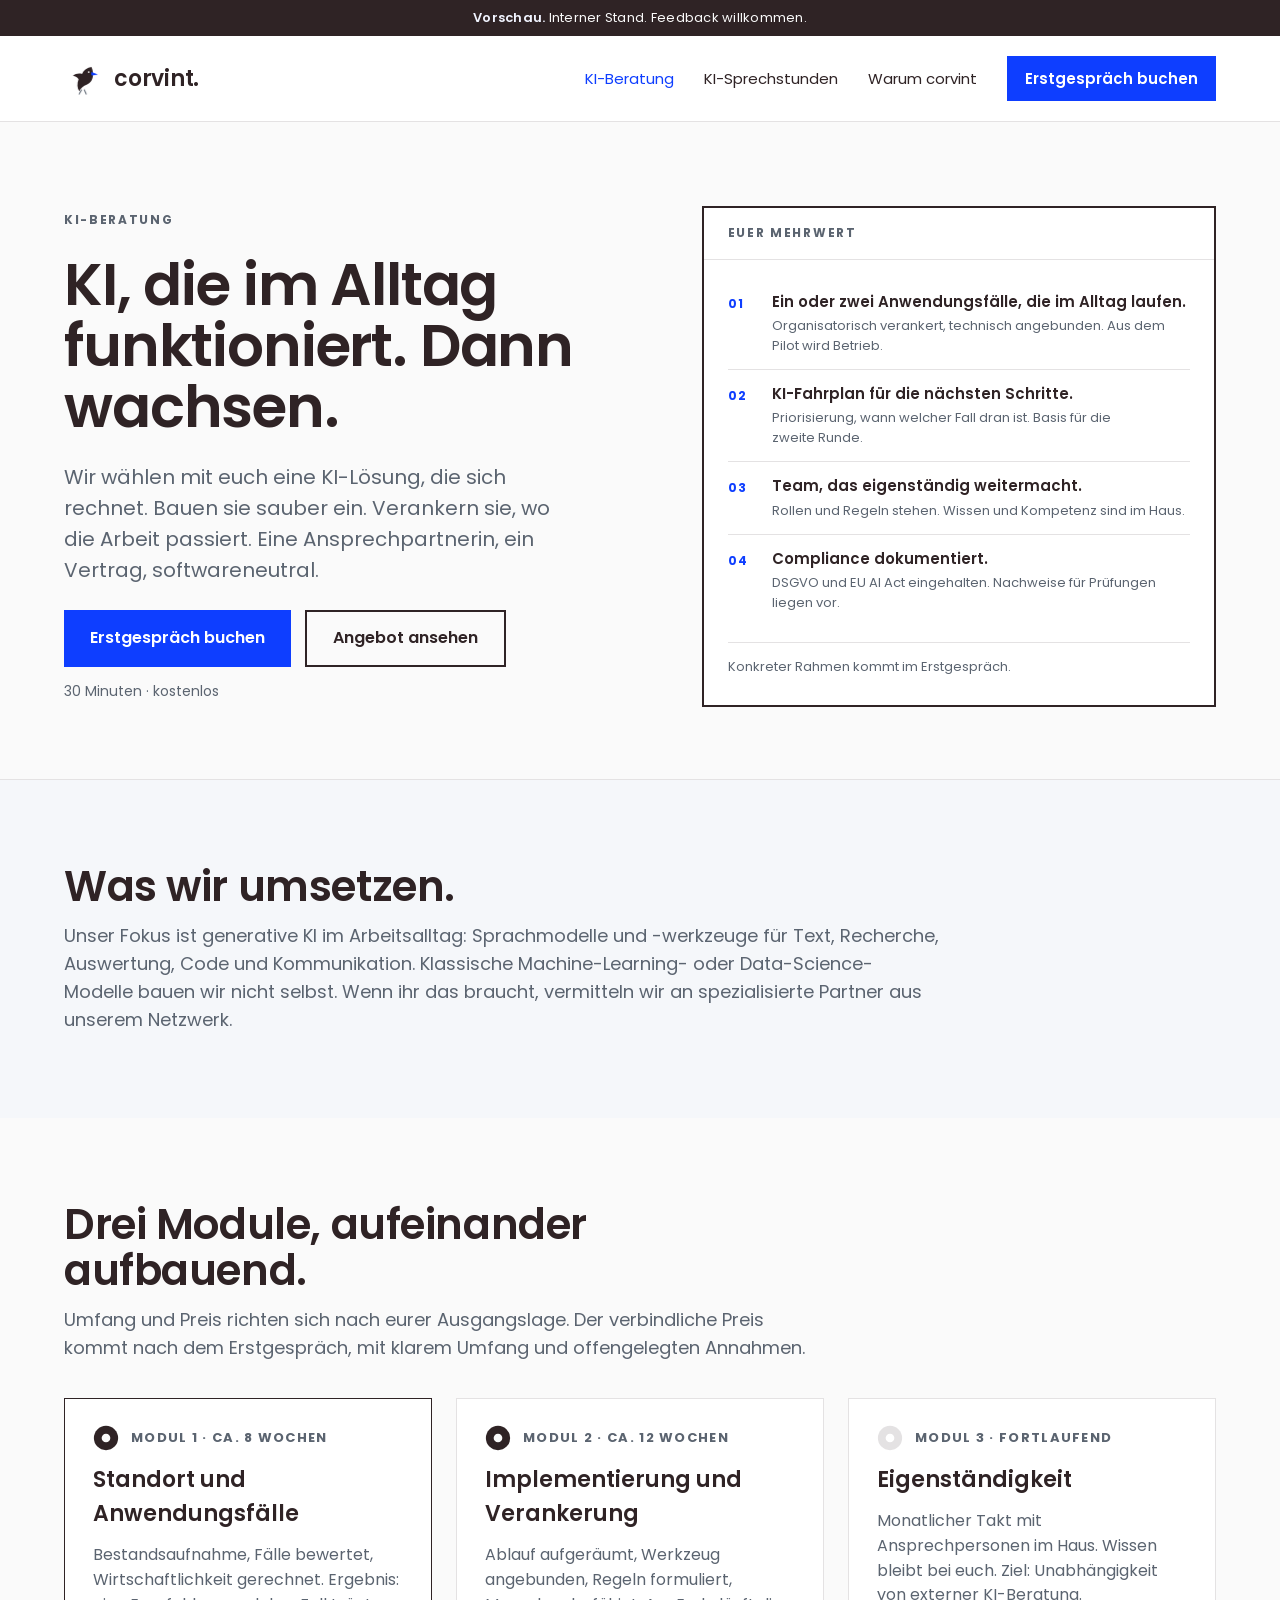
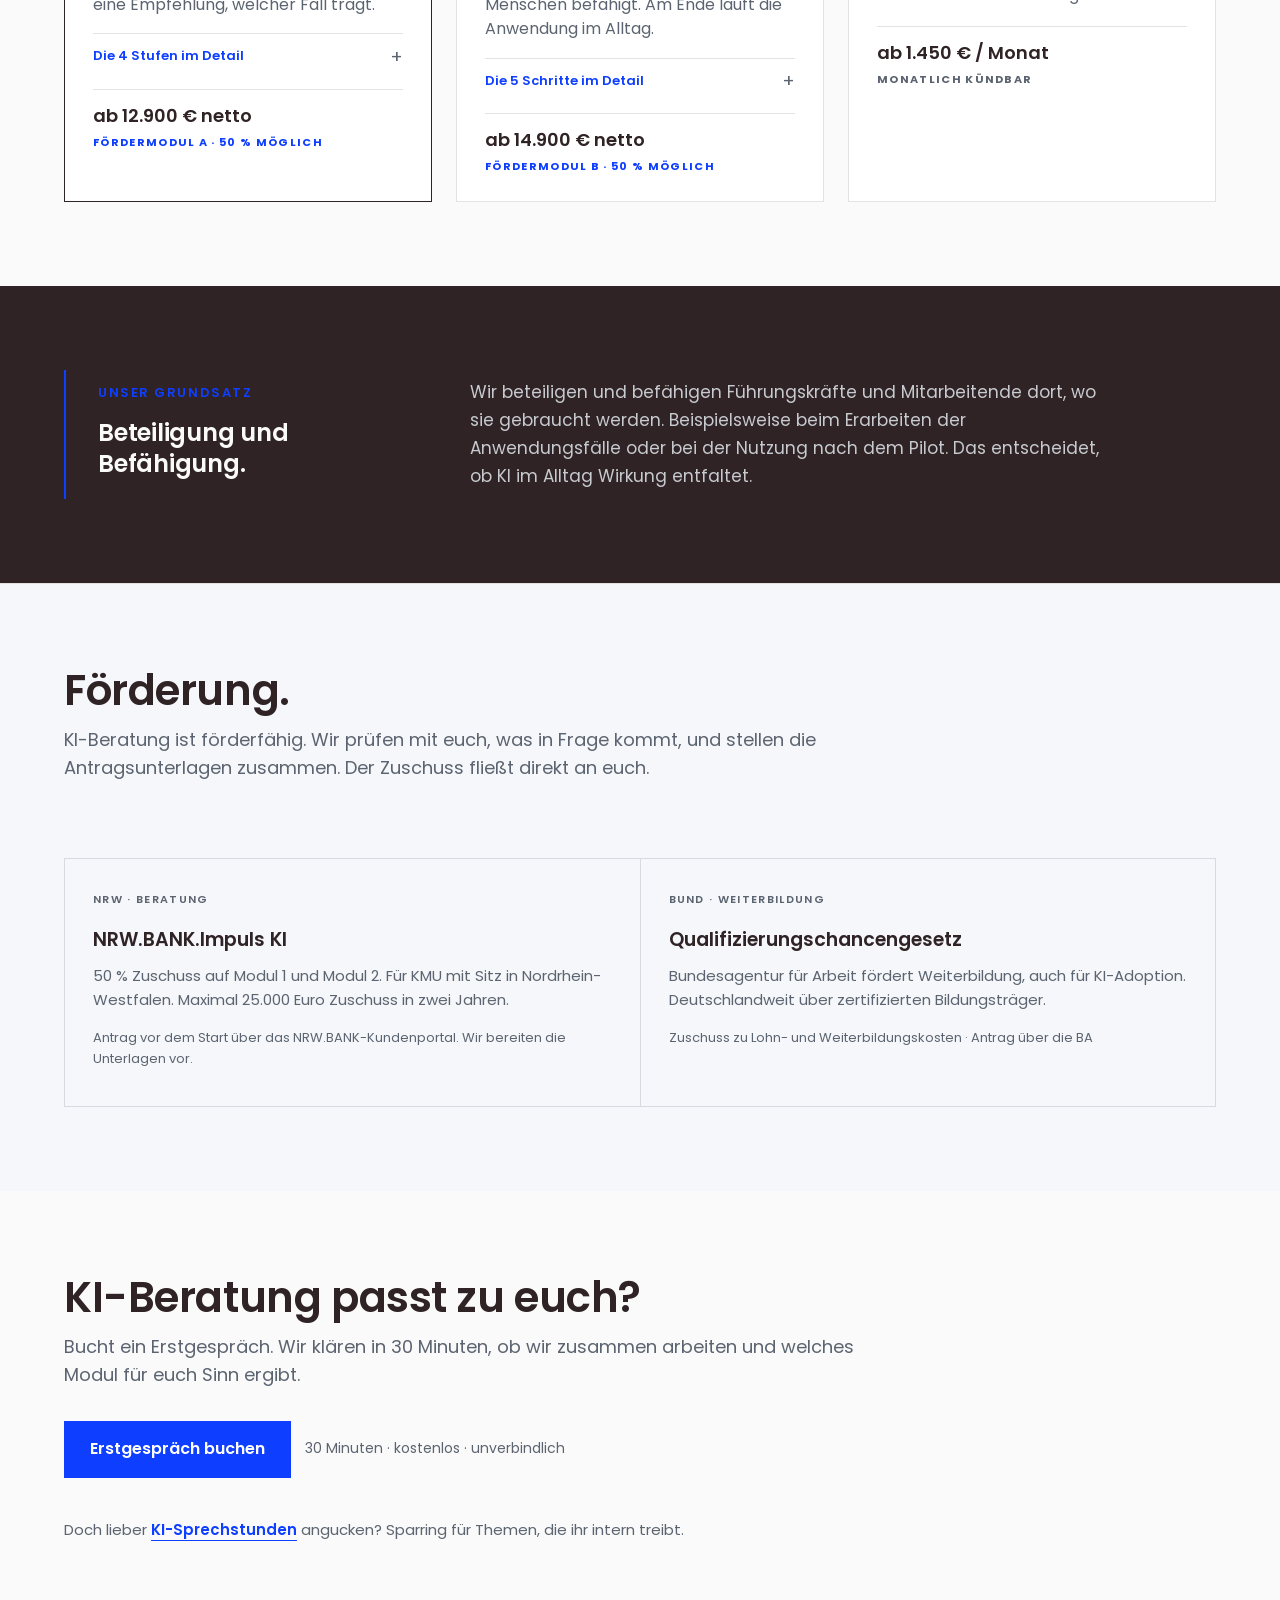
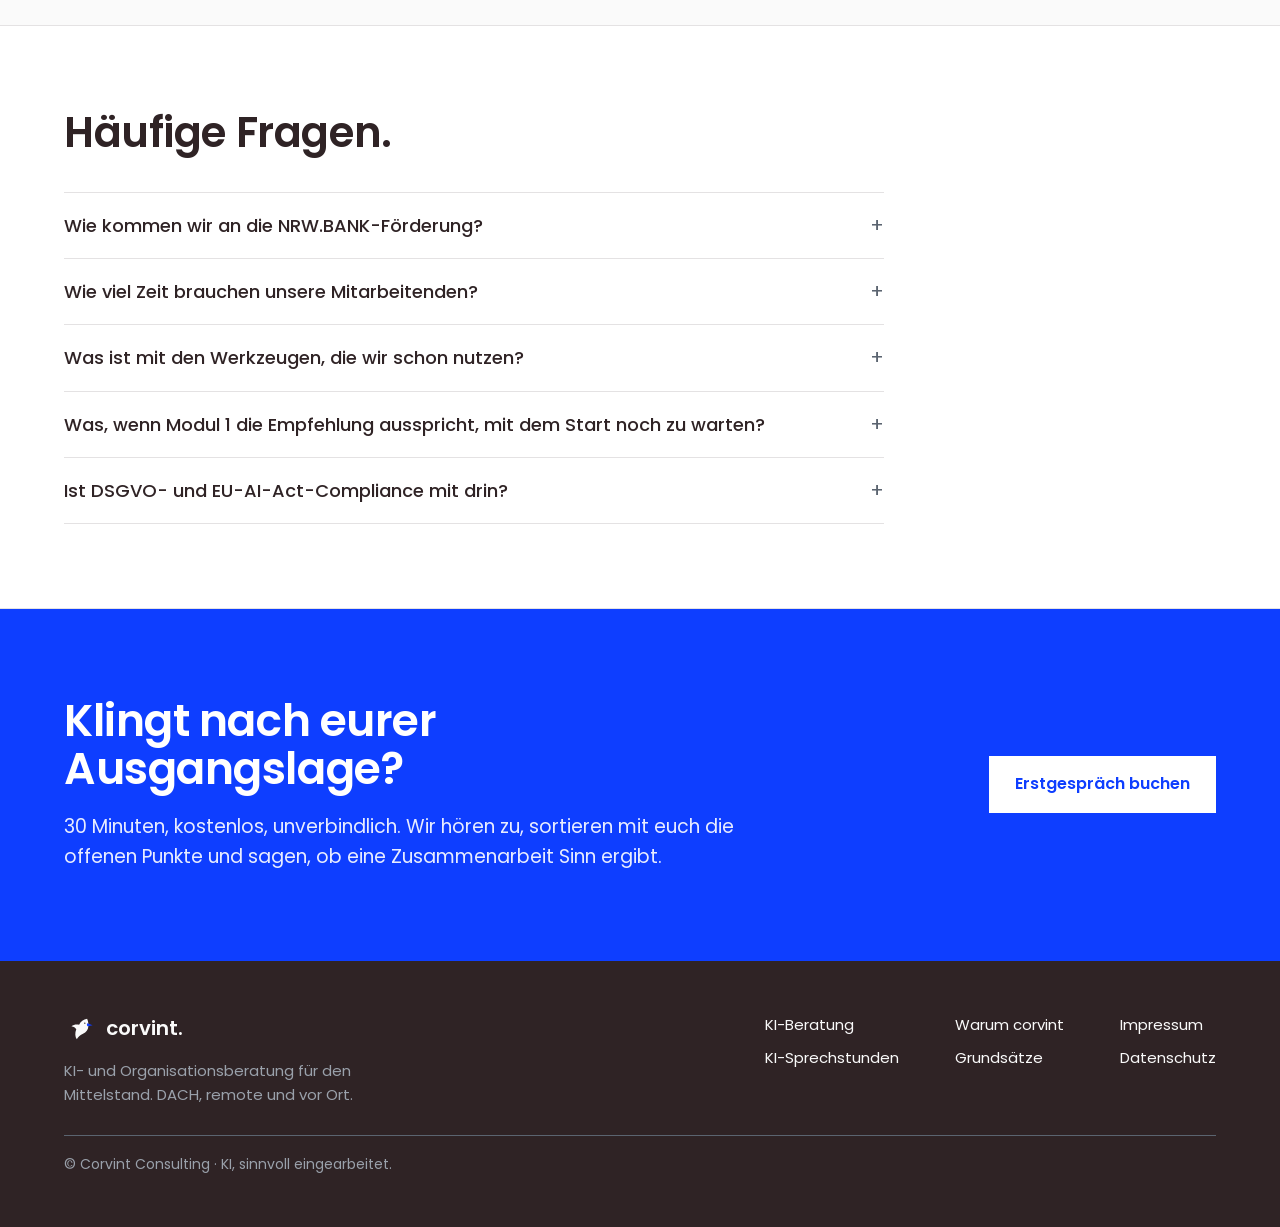
<file: ki-beratung.html>
<!doctype html>
<html lang="de">
  <head>
    <meta charset="utf-8" />
    <meta name="viewport" content="width=device-width, initial-scale=1" />
    <title>KI-Beratung — corvint. (Preview)</title>
    <meta
      name="description"
      content="KI-Beratung von Corvint: Operativer Partner für Konzeption, Implementierung und Befähigung. Drei Module, konkrete Preise, förderfähig über NRW.BANK.Impuls KI."
    />
    <meta name="robots" content="noindex,nofollow" />
    <meta name="theme-color" content="#FAFAFA" />
    <link rel="icon" type="image/svg+xml" href="assets/favicon.svg" />
    <link rel="preconnect" href="https://fonts.googleapis.com" />
    <link rel="preconnect" href="https://fonts.gstatic.com" crossorigin />
    <link
      href="https://fonts.googleapis.com/css2?family=Poppins:wght@400;500;600;700&display=swap"
      rel="stylesheet"
    />
    <link rel="stylesheet" href="assets/style.css" />
  </head>
  <body>
    <a class="skip-link" href="#main">Direkt zum Inhalt</a>
    <div class="preview-banner" role="status">
      <strong>Vorschau.</strong> Interner Stand. Feedback willkommen.
    </div>

    <header class="site-header">
      <a class="brand" href="index.html" aria-label="Corvint Startseite">
        <svg
          class="raven raven--build"
          viewBox="0 0 180 180"
          width="38"
          height="38"
          aria-hidden="true"
        >
          <g class="raven__body">
            <path
              fill="#2F2325"
              d="M130 33c-20 3-37 15-45 33-15-4-31-1-43 8 13 2 22 8 27 17-8 21-7 41 3 57 8-15 20-25 35-31 18-7 29-23 30-42 1-16-1-30-7-42Z"
            ></path>
            <circle cx="117" cy="57" r="4" fill="#FAFAFA"></circle>
            <g class="raven__beak">
              <path fill="#0E3EFF" d="m131 57 30 12-29 5c-4-5-4-11-1-17Z"></path>
            </g>
            <path
              fill="none"
              stroke="#5B6470"
              stroke-linecap="round"
              stroke-width="5"
              d="M83 142 72 161m24-20 9 20"
            ></path>
          </g>
        </svg>
        <span class="brand__logo">corvint.</span>
      </a>
      <button
        class="menu-toggle"
        type="button"
        aria-expanded="false"
        aria-controls="site-nav"
        aria-label="Menü öffnen"
        data-menu-toggle
      >
        <svg viewBox="0 0 24 24" width="24" height="24" aria-hidden="true">
          <path
            stroke="#2F2325"
            stroke-width="2"
            stroke-linecap="round"
            fill="none"
            d="M4 7h16M4 12h16M4 17h16"
          ></path>
        </svg>
      </button>
      <nav class="nav" id="site-nav" aria-label="Hauptnavigation" data-nav>
        <button
          class="nav__close"
          type="button"
          aria-label="Menü schließen"
          data-menu-close
        >
          <svg viewBox="0 0 24 24" width="24" height="24" aria-hidden="true">
            <path
              stroke="#2F2325"
              stroke-width="2"
              stroke-linecap="round"
              d="M6 6l12 12M18 6L6 18"
            ></path>
          </svg>
        </button>
        <a class="nav__link" href="ki-beratung.html" aria-current="page">KI-Beratung</a>
        <a class="nav__link" href="ki-sprechstunden.html">KI-Sprechstunden</a>
        <a class="nav__link" href="warum-corvint.html">Warum corvint</a>
        <a
          class="btn btn--primary btn--small"
          href="https://calendly.com/hannah-corvint/30min"
          target="_blank"
          rel="noopener"
          >Erstgespräch buchen</a
        >
      </nav>
    </header>

    <main id="main">
      <!-- Hero (paper) -->
      <section class="hero" aria-labelledby="page-titel">
        <div class="wrap wrap--hero hero__grid">
          <div class="hero__copy">
            <p class="hero__eyebrow">KI-Beratung</p>
            <h1 id="page-titel" class="hero__title">
              KI, die im Alltag funktioniert. Dann wachsen.
            </h1>
            <p class="hero__lead">
              Wir wählen mit euch eine KI-Lösung, die sich rechnet. Bauen sie
              sauber ein. Verankern sie, wo die Arbeit passiert. Eine
              Ansprechpartnerin, ein Vertrag, softwareneutral.
            </p>
            <div class="hero__actions">
              <a
                class="btn btn--primary"
                href="https://calendly.com/hannah-corvint/30min"
                target="_blank"
                rel="noopener"
                >Erstgespräch buchen</a
              >
              <a class="btn btn--secondary" href="#module">Angebot ansehen</a>
              <span class="hero__note">30 Minuten · kostenlos</span>
            </div>
          </div>

          <aside class="case-card" aria-label="Euer Mehrwert">
            <div class="case-card__head">Euer Mehrwert</div>
            <div class="case-card__body" style="gap:16px">
              <ol class="benefits">
                <li class="benefit">
                  <span class="benefit__n">01</span>
                  <div>
                    <p class="benefit__title">
                      Ein oder zwei Anwendungsfälle, die im Alltag laufen.
                    </p>
                    <p class="benefit__body">
                      Organisatorisch verankert, technisch angebunden. Aus dem
                      Pilot wird Betrieb.
                    </p>
                  </div>
                </li>
                <li class="benefit">
                  <span class="benefit__n">02</span>
                  <div>
                    <p class="benefit__title">
                      KI-Fahrplan für die nächsten Schritte.
                    </p>
                    <p class="benefit__body">
                      Priorisierung, wann welcher Fall dran ist. Basis für die
                      zweite Runde.
                    </p>
                  </div>
                </li>
                <li class="benefit">
                  <span class="benefit__n">03</span>
                  <div>
                    <p class="benefit__title">
                      Team, das eigenständig weitermacht.
                    </p>
                    <p class="benefit__body">
                      Rollen und Regeln stehen. Wissen und Kompetenz sind im
                      Haus.
                    </p>
                  </div>
                </li>
                <li class="benefit">
                  <span class="benefit__n">04</span>
                  <div>
                    <p class="benefit__title">
                      Compliance dokumentiert.
                    </p>
                    <p class="benefit__body">
                      DSGVO und EU AI Act eingehalten. Nachweise für Prüfungen
                      liegen vor.
                    </p>
                  </div>
                </li>
              </ol>
              <div class="footnote" style="padding-top:14px;border-top:1px solid var(--rule)">
                Konkreter Rahmen kommt im Erstgespräch.
              </div>
            </div>
          </aside>
        </div>
      </section>

      <!-- Was wir umsetzen -->
      <section class="section section--tone" aria-labelledby="fokus-titel">
        <div class="wrap section__inner">
          <div class="section__head-text" style="max-width:900px">
            <h2 id="fokus-titel" class="section__title">Was wir umsetzen.</h2>
            <p class="section__lead">
              Unser Fokus ist generative KI im Arbeitsalltag: Sprachmodelle und
              -werkzeuge für Text, Recherche, Auswertung, Code und Kommunikation.
              Klassische Machine-Learning- oder Data-Science-Modelle bauen wir
              nicht selbst. Wenn ihr das braucht, vermitteln wir an
              spezialisierte Partner aus unserem Netzwerk.
            </p>
          </div>
        </div>
      </section>

      <!-- Module + Preise (paper) -->
      <section
        id="module"
        class="section section--paper"
        aria-labelledby="module-titel"
      >
        <div class="wrap section__inner">
          <div class="section__head-text">
            <h2 id="module-titel" class="section__title">
              Drei Module, aufeinander aufbauend.
            </h2>
            <p class="section__lead">
              Umfang und Preis richten sich nach eurer Ausgangslage. Der
              verbindliche Preis kommt nach dem Erstgespräch, mit klarem Umfang
              und offengelegten Annahmen.
            </p>
          </div>

          <div class="modules">
            <article class="module module--highlight">
              <div class="module__head">
                <svg viewBox="0 0 30 30" width="26" height="26" aria-hidden="true">
                  <circle cx="15" cy="15" r="14" fill="#2F2325"></circle>
                  <circle cx="15" cy="15" r="5" fill="#FAFAFA"></circle>
                </svg>
                <span class="module__label">MODUL 1 · CA. 8 WOCHEN</span>
              </div>
              <div class="module__title">Standort und Anwendungsfälle</div>
              <div class="module__body">
                Bestandsaufnahme, Fälle bewertet, Wirtschaftlichkeit gerechnet.
                Ergebnis: eine Empfehlung, welcher Fall trägt.
              </div>
              <details class="module__more">
                <summary>Die 4 Stufen im Detail</summary>
                <ol class="module__steps">
                  <li>Geschäftsführung: Zielbild und Standortbestimmung.</li>
                  <li>Führungskräfte plus Umfrage: 3 bis 5 Potenzialfelder.</li>
                  <li>Mitarbeitende: konkrete Fälle aus dem Alltag.</li>
                  <li>Technikpartner und IT: geprüfte Zahlen.</li>
                </ol>
              </details>
              <div class="module__price">
                <div class="module__price-value">ab 12.900 € netto</div>
                <div class="module__price-note">Fördermodul A · 50 % möglich</div>
              </div>
            </article>

            <article class="module module--soft">
              <div class="module__head">
                <svg viewBox="0 0 30 30" width="26" height="26" aria-hidden="true">
                  <circle cx="15" cy="15" r="14" fill="#2F2325"></circle>
                  <circle cx="15" cy="15" r="5" fill="#FAFAFA"></circle>
                </svg>
                <span class="module__label">MODUL 2 · CA. 12 WOCHEN</span>
              </div>
              <div class="module__title">Implementierung und Verankerung</div>
              <div class="module__body">
                Ablauf aufgeräumt, Werkzeug angebunden, Regeln formuliert,
                Menschen befähigt. Am Ende läuft die Anwendung im Alltag.
              </div>
              <details class="module__more">
                <summary>Die 5 Schritte im Detail</summary>
                <ol class="module__steps">
                  <li>Wirkung festlegen: Zeit, Qualität, Durchlauf oder Entlastung.</li>
                  <li>Beteiligte einbinden und befähigen.</li>
                  <li>Arbeitsablauf klären und aufräumen.</li>
                  <li>Werkzeug und Grundlage bauen, nur für diesen Fall.</li>
                  <li>Im Alltag testen und übergeben.</li>
                </ol>
              </details>
              <div class="module__price">
                <div class="module__price-value">ab 14.900 € netto</div>
                <div class="module__price-note">Fördermodul B · 50 % möglich</div>
              </div>
            </article>

            <article class="module module--soft">
              <div class="module__head">
                <svg viewBox="0 0 30 30" width="26" height="26" aria-hidden="true">
                  <circle cx="15" cy="15" r="14" fill="#E4E2E3"></circle>
                  <circle cx="15" cy="15" r="5" fill="#FFFFFF"></circle>
                </svg>
                <span class="module__label">MODUL 3 · FORTLAUFEND</span>
              </div>
              <div class="module__title">Eigenständigkeit</div>
              <div class="module__body">
                Monatlicher Takt mit Ansprechpersonen im Haus. Wissen bleibt
                bei euch. Ziel: Unabhängigkeit von externer KI-Beratung.
              </div>
              <div class="module__price">
                <div class="module__price-value">ab 1.450 € / Monat</div>
                <div class="module__price-note module__price-note--muted">
                  Monatlich kündbar
                </div>
              </div>
            </article>
          </div>

        </div>
      </section>

      <!-- Grundsatz-Baustein (dunkel) -->
      <section class="section--dark" aria-labelledby="grundsatz-beratung-titel">
        <div class="wrap">
          <div class="grundsatz-block">
            <div>
              <span class="grundsatz-block__label">Unser Grundsatz</span>
              <p id="grundsatz-beratung-titel" class="grundsatz-block__title">
                Beteiligung und Befähigung.
              </p>
            </div>
            <p class="grundsatz-block__body">
              Wir beteiligen und befähigen Führungskräfte und Mitarbeitende
              dort, wo sie gebraucht werden. Beispielsweise beim Erarbeiten
              der Anwendungsfälle oder bei der Nutzung nach dem Pilot. Das
              entscheidet, ob KI im Alltag Wirkung entfaltet.
            </p>
          </div>
        </div>
      </section>

      <!-- Förderung im Detail -->
      <section
        class="section section--tone"
        aria-labelledby="foerderung-titel"
      >
        <div class="wrap section__inner">
          <div class="section__head-text" style="max-width:900px">
            <h2 id="foerderung-titel" class="section__title">
              Förderung.
            </h2>
            <p class="section__lead">
              KI-Beratung ist förderfähig. Wir prüfen mit euch, was in Frage
              kommt, und stellen die Antragsunterlagen zusammen. Der Zuschuss
              fließt direkt an euch.
            </p>
          </div>

          <div class="hairline-grid hairline-grid--2">
            <article class="hairline-cell">
              <span class="hairline-cell__label">NRW · Beratung</span>
              <h3 class="hairline-cell__title">NRW.BANK.Impuls KI</h3>
              <p class="hairline-cell__body">
                50 % Zuschuss auf Modul 1 und Modul 2. Für KMU mit Sitz in
                Nordrhein-Westfalen. Maximal 25.000 Euro Zuschuss in zwei
                Jahren.
              </p>
              <p class="hairline-cell__body" style="margin-top:16px;font-size:13px">
                Antrag vor dem Start über das NRW.BANK-Kundenportal. Wir
                bereiten die Unterlagen vor.
              </p>
            </article>
            <article class="hairline-cell">
              <span class="hairline-cell__label">Bund · Weiterbildung</span>
              <h3 class="hairline-cell__title">Qualifizierungschancengesetz</h3>
              <p class="hairline-cell__body">
                Bundesagentur für Arbeit fördert Weiterbildung, auch für
                KI-Adoption. Deutschlandweit über zertifizierten
                Bildungsträger.
              </p>
              <p class="hairline-cell__body" style="margin-top:16px;font-size:13px">
                Zuschuss zu Lohn- und Weiterbildungskosten · Antrag über die BA
              </p>
            </article>
          </div>
        </div>
      </section>

      <!-- Für wen genau -->
      <section
        class="section"
        aria-labelledby="fuer-wen-titel"
      >
        <div class="wrap section__inner">
          <div class="section__head-text" style="max-width:820px">
            <h2 id="fuer-wen-titel" class="section__title">
              KI-Beratung passt zu euch?
            </h2>
            <p class="section__lead">
              Bucht ein Erstgespräch. Wir klären in 30 Minuten, ob wir
              zusammen arbeiten und welches Modul für euch Sinn ergibt.
            </p>
            <div class="hero__actions" style="margin-top:20px">
              <a
                class="btn btn--primary"
                href="https://calendly.com/hannah-corvint/30min"
                target="_blank"
                rel="noopener"
                >Erstgespräch buchen</a
              >
              <span class="hero__note">30 Minuten · kostenlos · unverbindlich</span>
            </div>
            <p style="margin-top:28px;font-size:15px;color:var(--slate)">
              Doch lieber
              <a href="ki-sprechstunden.html" style="font-weight:600"
                >KI-Sprechstunden</a
              >
              angucken? Sparring für Themen, die ihr intern treibt.
            </p>
          </div>
        </div>
      </section>

      <!-- FAQ -->
      <section
        class="section section--white"
        aria-labelledby="faq-titel"
      >
        <div class="wrap section__inner">
          <div class="section__head-text" style="max-width:820px">
            <h2 id="faq-titel" class="section__title">Häufige Fragen.</h2>
          </div>
          <div class="faq" style="max-width:820px">
            <details class="faq__item">
              <summary class="faq__summary">
                Wie kommen wir an die NRW.BANK-Förderung?
              </summary>
              <div class="faq__body">
                Voraussetzung: Sitz in Nordrhein-Westfalen und KMU-Status.
                Der Antrag läuft über das NRW.BANK-Kundenportal und muss vor
                dem Start gestellt werden. Wir bereiten die Unterlagen vor,
                besprechen sie mit euch und begleiten die Einreichung. Die
                finale Entscheidung trifft die NRW.BANK.
              </div>
            </details>
            <details class="faq__item">
              <summary class="faq__summary">
                Wie viel Zeit brauchen unsere Mitarbeitenden?
              </summary>
              <div class="faq__body">
                Für die Standortbestimmung: ein bis zwei halbe Tage pro
                Fachbereich. Für die Umsetzung: die Menschen im betroffenen
                Prozess sind mehrfach eingebunden, immer am eigenen Fall, in
                klar begrenzten Terminen.
              </div>
            </details>
            <details class="faq__item">
              <summary class="faq__summary">
                Was ist mit den Werkzeugen, die wir schon nutzen?
              </summary>
              <div class="faq__body">
                Wir prüfen sie und sagen ehrlich, ob sie tragen. Meistens
                reicht es, das vorhandene Werkzeug richtig einzusetzen. Ein
                Wechsel ist die Ausnahme, die richtige Nutzung meist die
                bessere Antwort.
              </div>
            </details>
            <details class="faq__item">
              <summary class="faq__summary">
                Was, wenn Modul 1 die Empfehlung ausspricht, mit dem Start
                noch zu warten?
              </summary>
              <div class="faq__body">
                Dann sagen wir das mit Begründung. Ihr habt eine belastbare
                Bestandsaufnahme in der Hand und Klarheit darüber, wann sich
                das Thema wieder lohnt. Modul 2 empfehlen wir nur, wenn es
                passt.
              </div>
            </details>
            <details class="faq__item">
              <summary class="faq__summary">
                Ist DSGVO- und EU-AI-Act-Compliance mit drin?
              </summary>
              <div class="faq__body">
                Ja. Governance, Rollen und Regeln sind Teil jeder Umsetzung.
                Für die KI-Kompetenzpflicht (Art. 4 EU AI Act) dokumentieren
                wir die Schulungen so, dass ihr im Prüfungsfall belegen könnt,
                was gefördert wurde. Bei speziellen Datenschutzfragen ziehen
                wir Datenschutzrecht dazu.
              </div>
            </details>
          </div>
        </div>
      </section>

      <!-- CTA (blau) -->
      <section class="cta" aria-labelledby="cta-titel">
        <div class="wrap cta__inner">
          <div class="cta__text">
            <h2 id="cta-titel" class="cta__title">
              Klingt nach eurer Ausgangslage?
            </h2>
            <p class="cta__lead">
              30 Minuten, kostenlos, unverbindlich. Wir hören zu, sortieren mit
              euch die offenen Punkte und sagen, ob eine Zusammenarbeit Sinn
              ergibt.
            </p>
          </div>
          <div class="cta__actions">
            <a
              class="btn btn--on-dark"
              href="https://calendly.com/hannah-corvint/30min"
              target="_blank"
              rel="noopener"
              >Erstgespräch buchen</a
            >
          </div>
        </div>
      </section>
    </main>

    <footer class="site-footer">
      <div class="wrap site-footer__top">
        <div class="site-footer__brand">
          <div class="site-footer__brand-row">
            <svg
              viewBox="0 0 180 180"
              width="32"
              height="32"
              aria-hidden="true"
            >
              <path
                fill="#FAFAFA"
                d="M130 33c-20 3-37 15-45 33-15-4-31-1-43 8 13 2 22 8 27 17-8 21-7 41 3 57 8-15 20-25 35-31 18-7 29-23 30-42 1-16-1-30-7-42Z"
              ></path>
              <path fill="#0E3EFF" d="m131 57 30 12-29 5c-4-5-4-11-1-17Z"></path>
              <circle cx="117" cy="57" r="4" fill="#2F2325"></circle>
            </svg>
            <span class="site-footer__brand-word">corvint.</span>
          </div>
          <div class="site-footer__desc">
            KI- und Organisationsberatung für den Mittelstand. DACH, remote und
            vor Ort.
          </div>
        </div>
        <div class="site-footer__cols">
          <nav class="site-footer__col" aria-label="Leistungen">
            <a href="ki-beratung.html">KI-Beratung</a>
            <a href="ki-sprechstunden.html">KI-Sprechstunden</a>
          </nav>
          <nav class="site-footer__col" aria-label="Unternehmen">
            <a href="warum-corvint.html">Warum corvint</a>
            <a href="warum-corvint.html#grundsaetze-page">Grundsätze</a>
          </nav>
          <nav class="site-footer__col" aria-label="Rechtliches">
            <a href="impressum.html">Impressum</a>
            <a href="datenschutz.html">Datenschutz</a>
          </nav>
        </div>
      </div>
      <div class="wrap site-footer__legal">
        © Corvint Consulting · KI, sinnvoll eingearbeitet.
      </div>
    </footer>

    <script src="assets/app.js" defer></script>
  </body>
</html>
</file>
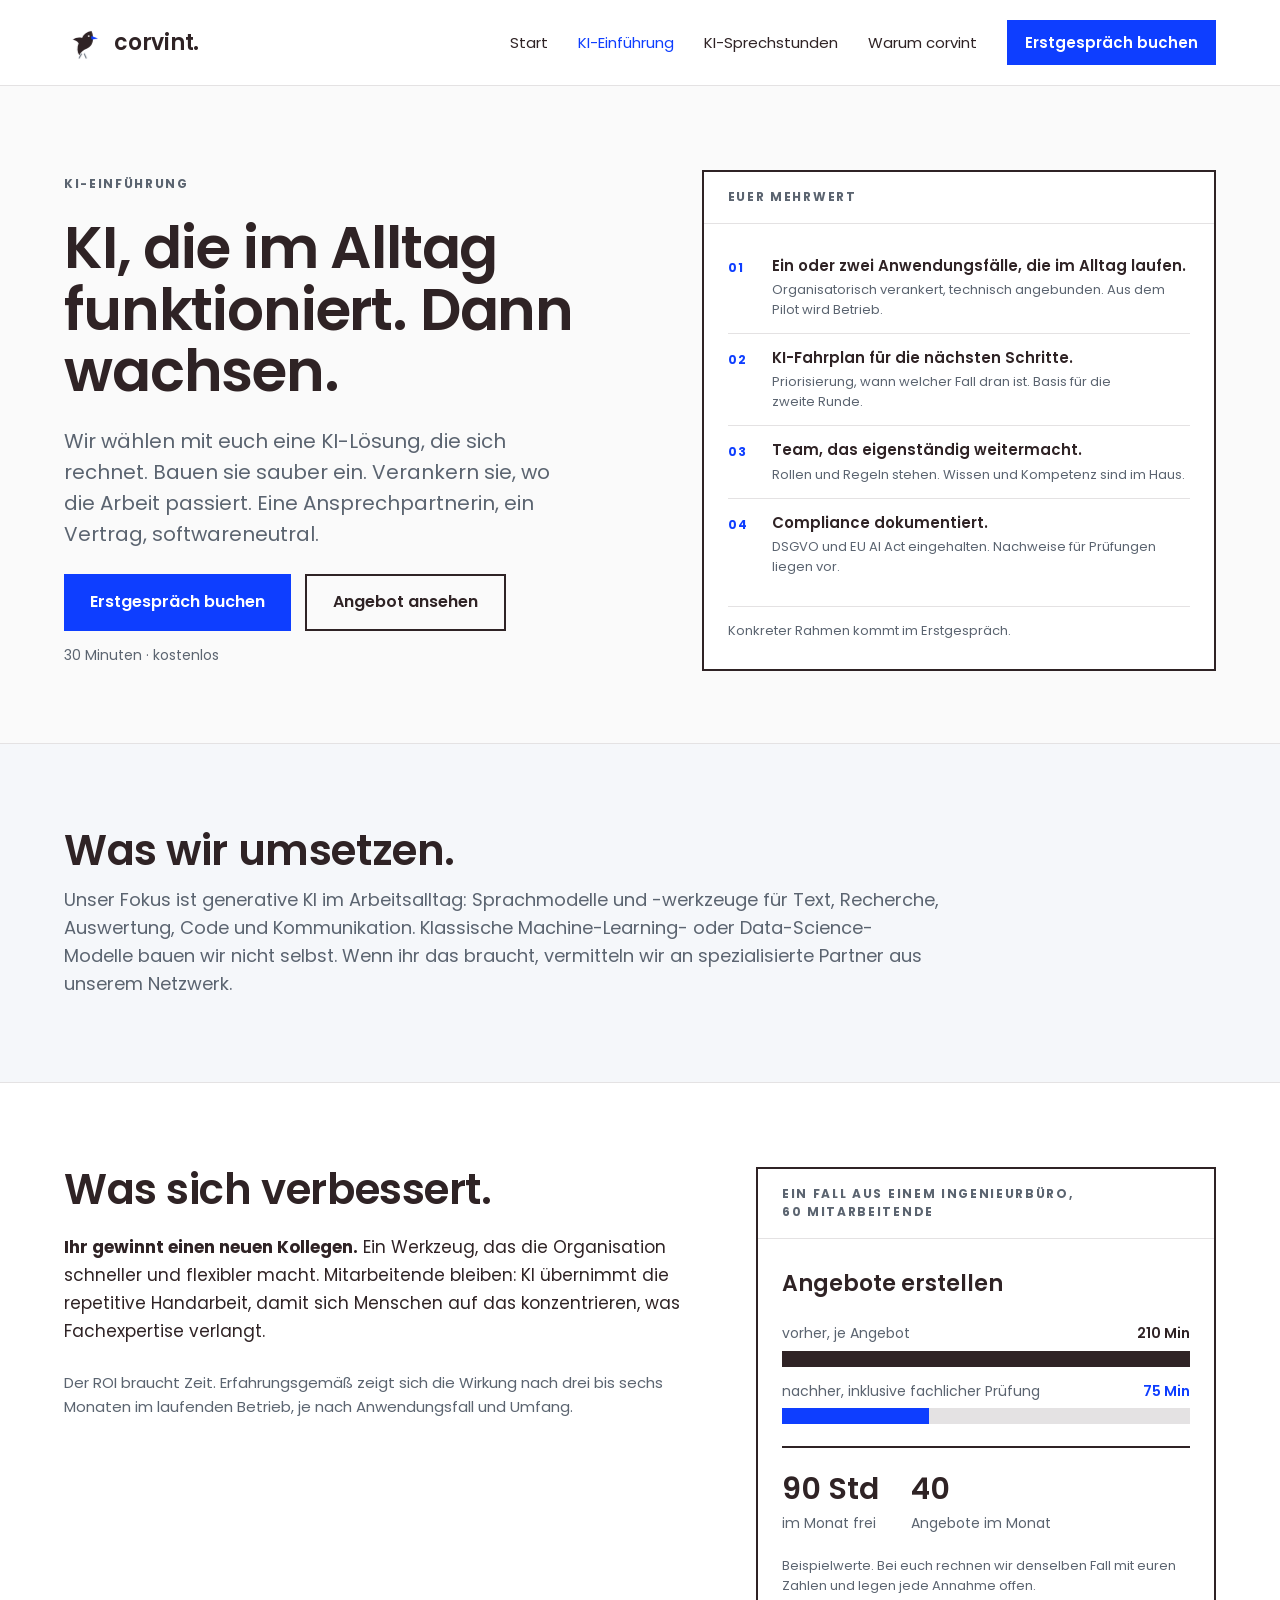
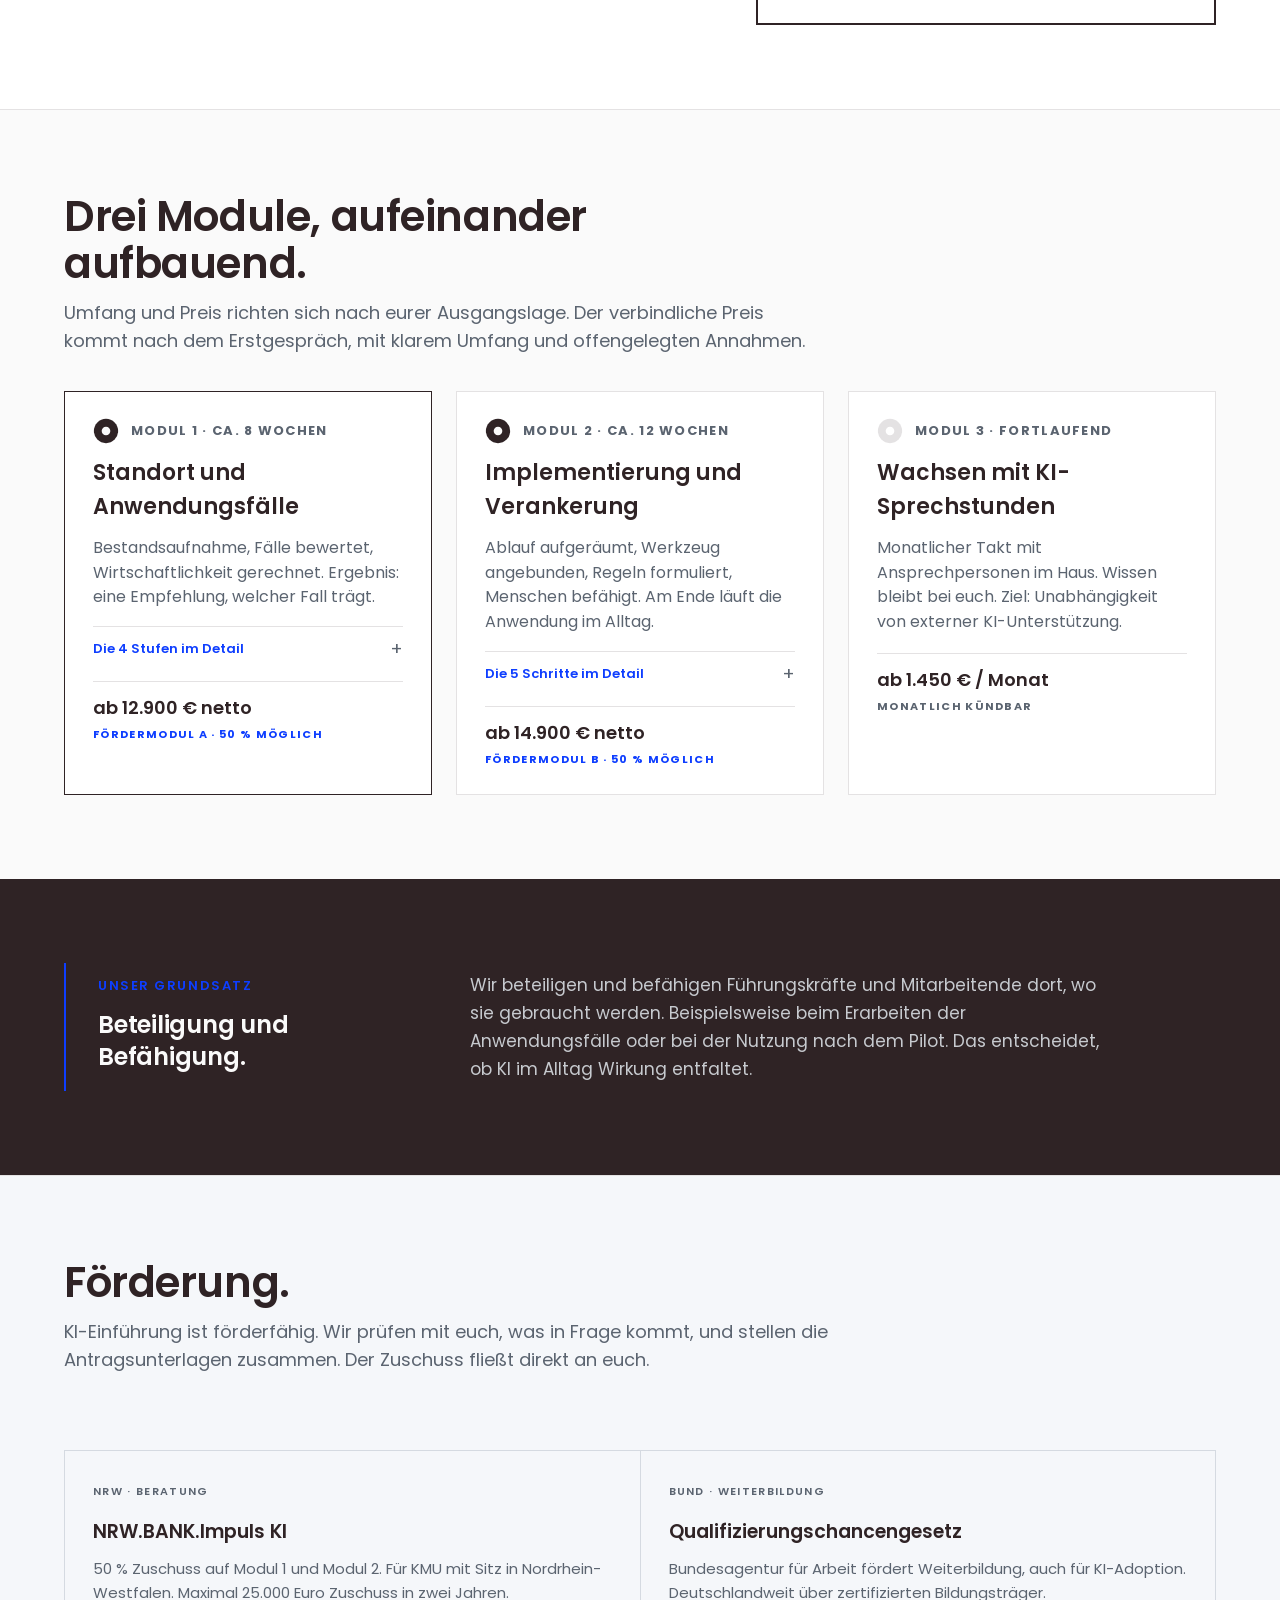
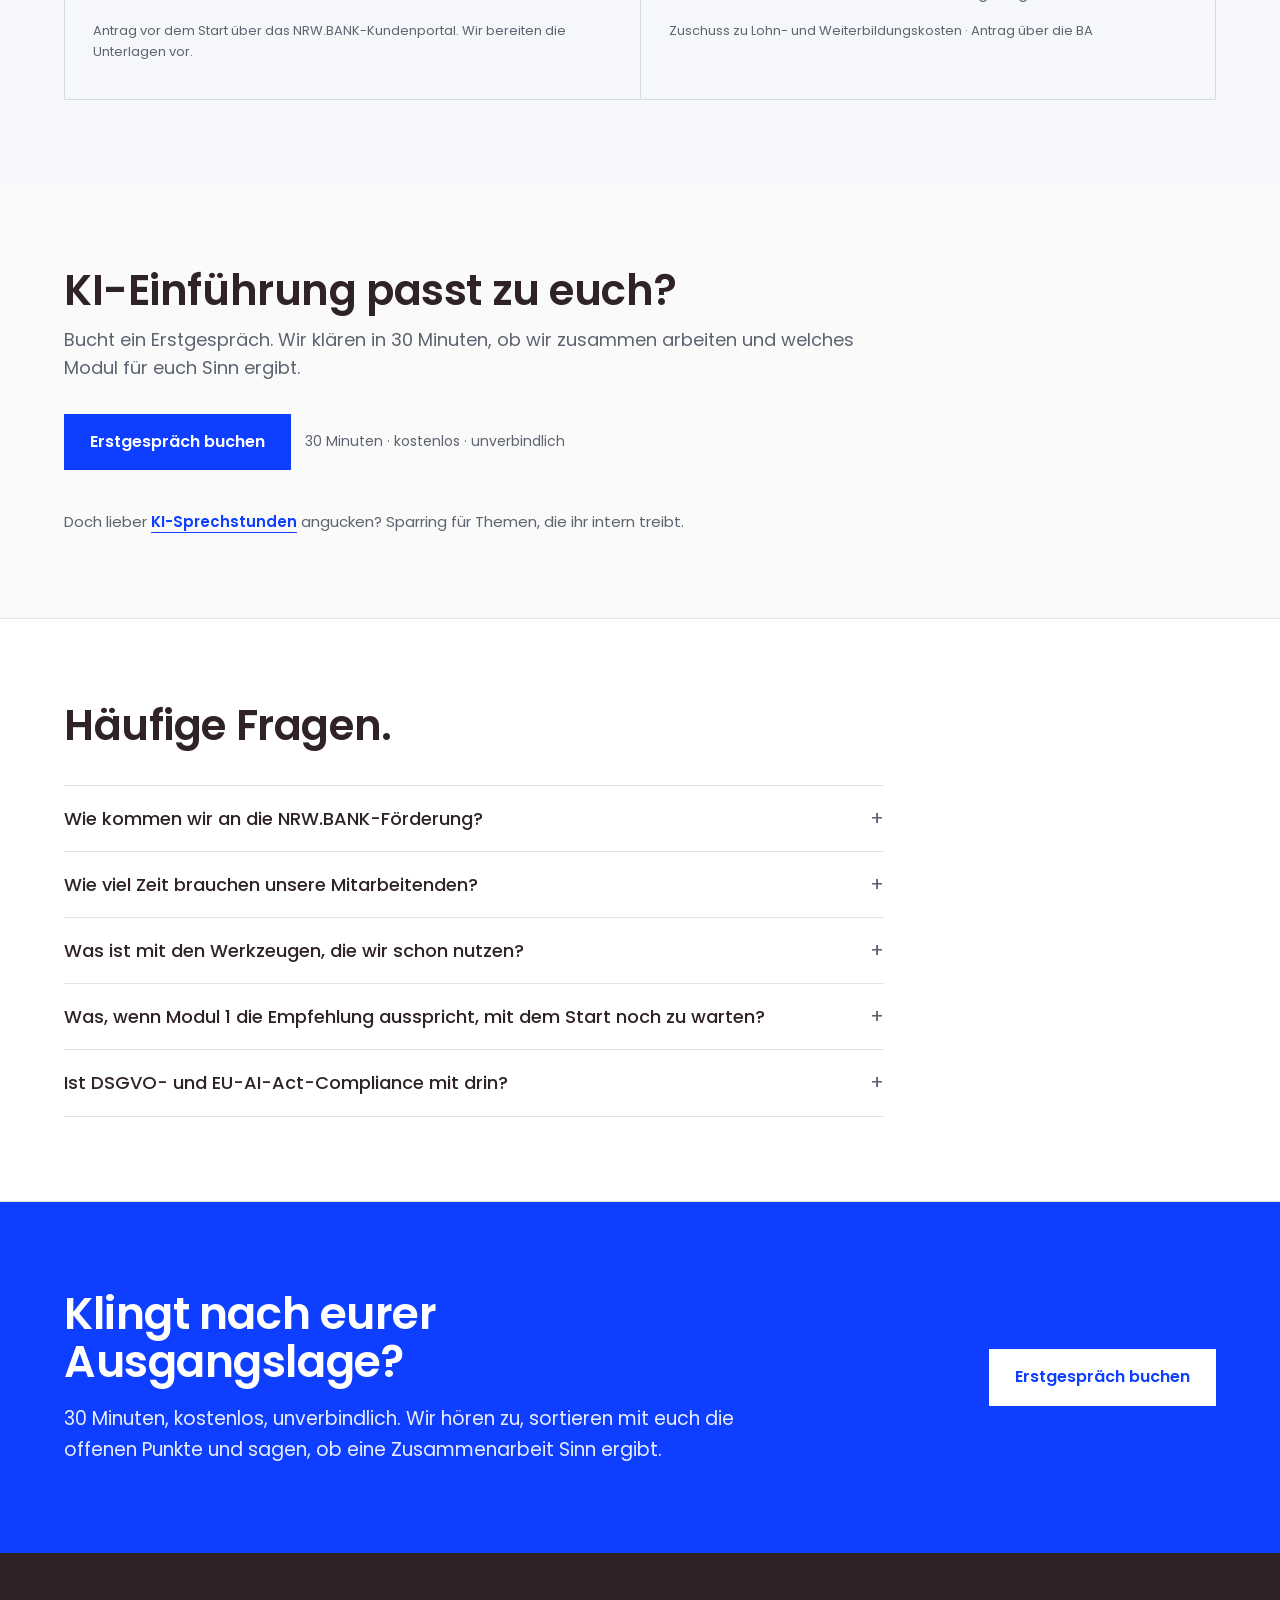
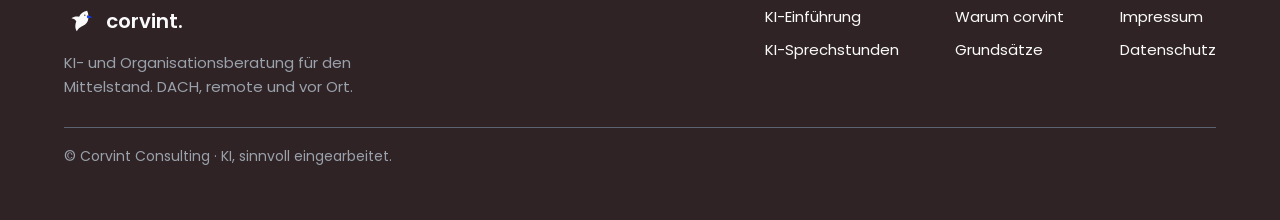
<file: ki-einfuehrung.html>
<!doctype html>
<html lang="de">
  <head>
    <meta charset="utf-8" />
    <meta name="viewport" content="width=device-width, initial-scale=1" />
    <title>KI-Einführung — corvint.</title>
    <meta
      name="description"
      content="KI-Einführung von Corvint: Operativer Partner für Konzeption, Implementierung und Befähigung. Drei Module, konkrete Preise, förderfähig über NRW.BANK.Impuls KI."
    />
    <meta name="robots" content="index,follow" />
    <meta name="theme-color" content="#FAFAFA" />
    <link rel="icon" type="image/svg+xml" href="assets/favicon.svg" />
    <link rel="preconnect" href="https://fonts.googleapis.com" />
    <link rel="preconnect" href="https://fonts.gstatic.com" crossorigin />
    <link
      href="https://fonts.googleapis.com/css2?family=Poppins:wght@400;500;600;700&display=swap"
      rel="stylesheet"
    />
    <link rel="stylesheet" href="assets/style.css" />
  </head>
  <body>
    <a class="skip-link" href="#main">Direkt zum Inhalt</a>
    <header class="site-header">
      <a class="brand" href="index.html" aria-label="Corvint Startseite">
        <svg
          class="raven raven--build"
          viewBox="0 0 180 180"
          width="38"
          height="38"
          aria-hidden="true"
        >
          <g class="raven__body">
            <path
              fill="#2F2325"
              d="M130 33c-20 3-37 15-45 33-15-4-31-1-43 8 13 2 22 8 27 17-8 21-7 41 3 57 8-15 20-25 35-31 18-7 29-23 30-42 1-16-1-30-7-42Z"
            ></path>
            <circle cx="117" cy="57" r="4" fill="#FAFAFA"></circle>
            <g class="raven__beak">
              <path fill="#0E3EFF" d="m131 57 30 12-29 5c-4-5-4-11-1-17Z"></path>
            </g>
            <path
              fill="none"
              stroke="#5B6470"
              stroke-linecap="round"
              stroke-width="5"
              d="M83 142 72 161m24-20 9 20"
            ></path>
          </g>
        </svg>
        <span class="brand__logo">corvint.</span>
      </a>
      <button
        class="menu-toggle"
        type="button"
        aria-expanded="false"
        aria-controls="site-nav"
        aria-label="Menü öffnen"
        data-menu-toggle
      >
        <svg viewBox="0 0 24 24" width="24" height="24" aria-hidden="true">
          <path
            stroke="#2F2325"
            stroke-width="2"
            stroke-linecap="round"
            fill="none"
            d="M4 7h16M4 12h16M4 17h16"
          ></path>
        </svg>
      </button>
      <nav class="nav" id="site-nav" aria-label="Hauptnavigation" data-nav>
        <button
          class="nav__close"
          type="button"
          aria-label="Menü schließen"
          data-menu-close
        >
          <svg viewBox="0 0 24 24" width="24" height="24" aria-hidden="true">
            <path
              stroke="#2F2325"
              stroke-width="2"
              stroke-linecap="round"
              d="M6 6l12 12M18 6L6 18"
            ></path>
          </svg>
        </button>
        <a class="nav__link" href="index.html">Start</a>
        <a class="nav__link" href="ki-einfuehrung.html" aria-current="page">KI-Einführung</a>
        <a class="nav__link" href="ki-sprechstunden.html">KI-Sprechstunden</a>
        <a class="nav__link" href="warum-corvint.html">Warum corvint</a>
        <a
          class="btn btn--primary btn--small"
          href="https://calendly.com/hannah-corvint/30min"
          target="_blank"
          rel="noopener"
          >Erstgespräch buchen</a
        >
      </nav>
    </header>

    <main id="main">
      <!-- Hero (paper) -->
      <section class="hero" aria-labelledby="page-titel">
        <div class="wrap wrap--hero hero__grid">
          <div class="hero__copy">
            <p class="hero__eyebrow">KI-Einführung</p>
            <h1 id="page-titel" class="hero__title">
              KI, die im Alltag funktioniert. Dann wachsen.
            </h1>
            <p class="hero__lead">
              Wir wählen mit euch eine KI-Lösung, die sich rechnet. Bauen sie
              sauber ein. Verankern sie, wo die Arbeit passiert. Eine
              Ansprechpartnerin, ein Vertrag, softwareneutral.
            </p>
            <div class="hero__actions">
              <a
                class="btn btn--primary"
                href="https://calendly.com/hannah-corvint/30min"
                target="_blank"
                rel="noopener"
                >Erstgespräch buchen</a
              >
              <a class="btn btn--secondary" href="#module">Angebot ansehen</a>
              <span class="hero__note">30 Minuten · kostenlos</span>
            </div>
          </div>

          <aside class="case-card" aria-label="Euer Mehrwert">
            <div class="case-card__head">Euer Mehrwert</div>
            <div class="case-card__body" style="gap:16px">
              <ol class="benefits">
                <li class="benefit">
                  <span class="benefit__n">01</span>
                  <div>
                    <p class="benefit__title">
                      Ein oder zwei Anwendungsfälle, die im Alltag laufen.
                    </p>
                    <p class="benefit__body">
                      Organisatorisch verankert, technisch angebunden. Aus dem
                      Pilot wird Betrieb.
                    </p>
                  </div>
                </li>
                <li class="benefit">
                  <span class="benefit__n">02</span>
                  <div>
                    <p class="benefit__title">
                      KI-Fahrplan für die nächsten Schritte.
                    </p>
                    <p class="benefit__body">
                      Priorisierung, wann welcher Fall dran ist. Basis für die
                      zweite Runde.
                    </p>
                  </div>
                </li>
                <li class="benefit">
                  <span class="benefit__n">03</span>
                  <div>
                    <p class="benefit__title">
                      Team, das eigenständig weitermacht.
                    </p>
                    <p class="benefit__body">
                      Rollen und Regeln stehen. Wissen und Kompetenz sind im
                      Haus.
                    </p>
                  </div>
                </li>
                <li class="benefit">
                  <span class="benefit__n">04</span>
                  <div>
                    <p class="benefit__title">
                      Compliance dokumentiert.
                    </p>
                    <p class="benefit__body">
                      DSGVO und EU AI Act eingehalten. Nachweise für Prüfungen
                      liegen vor.
                    </p>
                  </div>
                </li>
              </ol>
              <div class="footnote" style="padding-top:14px;border-top:1px solid var(--rule)">
                Konkreter Rahmen kommt im Erstgespräch.
              </div>
            </div>
          </aside>
        </div>
      </section>

      <!-- Was wir umsetzen -->
      <section class="section section--tone" aria-labelledby="fokus-titel">
        <div class="wrap section__inner">
          <div class="section__head-text" style="max-width:900px">
            <h2 id="fokus-titel" class="section__title">Was wir umsetzen.</h2>
            <p class="section__lead">
              Unser Fokus ist generative KI im Arbeitsalltag: Sprachmodelle und
              -werkzeuge für Text, Recherche, Auswertung, Code und Kommunikation.
              Klassische Machine-Learning- oder Data-Science-Modelle bauen wir
              nicht selbst. Wenn ihr das braucht, vermitteln wir an
              spezialisierte Partner aus unserem Netzwerk.
            </p>
          </div>
        </div>
      </section>

      <!-- Was sich verbessert (Case) -->
      <section
        class="section section--white"
        aria-labelledby="zahlen-titel"
      >
        <div class="wrap">
          <div class="numbers-section">
            <div class="section__head-text">
              <h2 id="zahlen-titel" class="section__title">
                Was sich verbessert.
              </h2>
              <p style="font-size:17px;line-height:1.65;color:var(--ink);margin:8px 0 0">
                <strong>Ihr gewinnt einen neuen Kollegen.</strong> Ein
                Werkzeug, das die Organisation schneller und flexibler macht.
                Mitarbeitende bleiben: KI übernimmt die repetitive Handarbeit,
                damit sich Menschen auf das konzentrieren, was Fachexpertise
                verlangt.
              </p>
              <p style="font-size:15px;line-height:1.6;color:var(--slate);margin:14px 0 0">
                Der ROI braucht Zeit. Erfahrungsgemäß zeigt sich die Wirkung
                nach drei bis sechs Monaten im laufenden Betrieb, je nach
                Anwendungsfall und Umfang.
              </p>
            </div>
            <aside class="case-card" aria-label="Beispielrechnung">
              <div class="case-card__head">
                Ein Fall aus einem Ingenieurbüro, 60 Mitarbeitende
              </div>
              <div class="case-card__body">
                <div class="case-card__title">Angebote erstellen</div>
                <div class="bars">
                  <div class="bar">
                    <div class="bar__row">
                      <span>vorher, je Angebot</span
                      ><span class="bar__value">210 Min</span>
                    </div>
                    <div class="bar__track">
                      <div class="bar__fill" style="width: 100%"></div>
                    </div>
                  </div>
                  <div class="bar">
                    <div class="bar__row">
                      <span>nachher, inklusive fachlicher Prüfung</span
                      ><span class="bar__value bar__value--blue">75 Min</span>
                    </div>
                    <div class="bar__track">
                      <div class="bar__fill bar__fill--blue" style="width: 36%"></div>
                    </div>
                  </div>
                </div>
                <div class="stats">
                  <div>
                    <div class="stat__value">90 Std</div>
                    <div class="stat__label">im Monat frei</div>
                  </div>
                  <div>
                    <div class="stat__value">40</div>
                    <div class="stat__label">Angebote im Monat</div>
                  </div>
                </div>
                <div class="footnote">
                  Beispielwerte. Bei euch rechnen wir denselben Fall mit euren
                  Zahlen und legen jede Annahme offen.
                </div>
              </div>
            </aside>
          </div>
        </div>
      </section>

      <!-- Module + Preise (paper) -->
      <section
        id="module"
        class="section section--paper"
        aria-labelledby="module-titel"
      >
        <div class="wrap section__inner">
          <div class="section__head-text">
            <h2 id="module-titel" class="section__title">
              Drei Module, aufeinander aufbauend.
            </h2>
            <p class="section__lead">
              Umfang und Preis richten sich nach eurer Ausgangslage. Der
              verbindliche Preis kommt nach dem Erstgespräch, mit klarem Umfang
              und offengelegten Annahmen.
            </p>
          </div>

          <div class="modules">
            <article class="module module--highlight">
              <div class="module__head">
                <svg viewBox="0 0 30 30" width="26" height="26" aria-hidden="true">
                  <circle cx="15" cy="15" r="14" fill="#2F2325"></circle>
                  <circle cx="15" cy="15" r="5" fill="#FAFAFA"></circle>
                </svg>
                <span class="module__label">MODUL 1 · CA. 8 WOCHEN</span>
              </div>
              <div class="module__title">Standort und Anwendungsfälle</div>
              <div class="module__body">
                Bestandsaufnahme, Fälle bewertet, Wirtschaftlichkeit gerechnet.
                Ergebnis: eine Empfehlung, welcher Fall trägt.
              </div>
              <details class="module__more">
                <summary>Die 4 Stufen im Detail</summary>
                <ol class="module__steps">
                  <li>Geschäftsführung: Zielbild und Standortbestimmung.</li>
                  <li>Führungskräfte plus Umfrage: 3 bis 5 Potenzialfelder.</li>
                  <li>Mitarbeitende: konkrete Fälle aus dem Alltag.</li>
                  <li>Technikpartner und IT: geprüfte Zahlen.</li>
                </ol>
              </details>
              <div class="module__price">
                <div class="module__price-value">ab 12.900 € netto</div>
                <div class="module__price-note">Fördermodul A · 50 % möglich</div>
              </div>
            </article>

            <article class="module module--soft">
              <div class="module__head">
                <svg viewBox="0 0 30 30" width="26" height="26" aria-hidden="true">
                  <circle cx="15" cy="15" r="14" fill="#2F2325"></circle>
                  <circle cx="15" cy="15" r="5" fill="#FAFAFA"></circle>
                </svg>
                <span class="module__label">MODUL 2 · CA. 12 WOCHEN</span>
              </div>
              <div class="module__title">Implementierung und Verankerung</div>
              <div class="module__body">
                Ablauf aufgeräumt, Werkzeug angebunden, Regeln formuliert,
                Menschen befähigt. Am Ende läuft die Anwendung im Alltag.
              </div>
              <details class="module__more">
                <summary>Die 5 Schritte im Detail</summary>
                <ol class="module__steps">
                  <li>Wirkung festlegen: Zeit, Qualität, Durchlauf oder Entlastung.</li>
                  <li>Beteiligte einbinden und befähigen.</li>
                  <li>Arbeitsablauf klären und aufräumen.</li>
                  <li>Werkzeug und Grundlage bauen, nur für diesen Fall.</li>
                  <li>Im Alltag testen und übergeben.</li>
                </ol>
              </details>
              <div class="module__price">
                <div class="module__price-value">ab 14.900 € netto</div>
                <div class="module__price-note">Fördermodul B · 50 % möglich</div>
              </div>
            </article>

            <article class="module module--soft">
              <div class="module__head">
                <svg viewBox="0 0 30 30" width="26" height="26" aria-hidden="true">
                  <circle cx="15" cy="15" r="14" fill="#E4E2E3"></circle>
                  <circle cx="15" cy="15" r="5" fill="#FFFFFF"></circle>
                </svg>
                <span class="module__label">MODUL 3 · FORTLAUFEND</span>
              </div>
              <div class="module__title">Wachsen mit KI-Sprechstunden</div>
              <div class="module__body">
                Monatlicher Takt mit Ansprechpersonen im Haus. Wissen bleibt
                bei euch. Ziel: Unabhängigkeit von externer KI-Unterstützung.
              </div>
              <div class="module__price">
                <div class="module__price-value">ab 1.450 € / Monat</div>
                <div class="module__price-note module__price-note--muted">
                  Monatlich kündbar
                </div>
              </div>
            </article>
          </div>

        </div>
      </section>

      <!-- Grundsatz-Baustein (dunkel) -->
      <section class="section--dark" aria-labelledby="grundsatz-beratung-titel">
        <div class="wrap">
          <div class="grundsatz-block">
            <div>
              <span class="grundsatz-block__label">Unser Grundsatz</span>
              <p id="grundsatz-beratung-titel" class="grundsatz-block__title">
                Beteiligung und Befähigung.
              </p>
            </div>
            <p class="grundsatz-block__body">
              Wir beteiligen und befähigen Führungskräfte und Mitarbeitende
              dort, wo sie gebraucht werden. Beispielsweise beim Erarbeiten
              der Anwendungsfälle oder bei der Nutzung nach dem Pilot. Das
              entscheidet, ob KI im Alltag Wirkung entfaltet.
            </p>
          </div>
        </div>
      </section>

      <!-- Förderung im Detail -->
      <section
        class="section section--tone"
        aria-labelledby="foerderung-titel"
      >
        <div class="wrap section__inner">
          <div class="section__head-text" style="max-width:900px">
            <h2 id="foerderung-titel" class="section__title">
              Förderung.
            </h2>
            <p class="section__lead">
              KI-Einführung ist förderfähig. Wir prüfen mit euch, was in Frage
              kommt, und stellen die Antragsunterlagen zusammen. Der Zuschuss
              fließt direkt an euch.
            </p>
          </div>

          <div class="hairline-grid hairline-grid--2">
            <article class="hairline-cell">
              <span class="hairline-cell__label">NRW · Beratung</span>
              <h3 class="hairline-cell__title">NRW.BANK.Impuls KI</h3>
              <p class="hairline-cell__body">
                50 % Zuschuss auf Modul 1 und Modul 2. Für KMU mit Sitz in
                Nordrhein-Westfalen. Maximal 25.000 Euro Zuschuss in zwei
                Jahren.
              </p>
              <p class="hairline-cell__body" style="margin-top:16px;font-size:13px">
                Antrag vor dem Start über das NRW.BANK-Kundenportal. Wir
                bereiten die Unterlagen vor.
              </p>
            </article>
            <article class="hairline-cell">
              <span class="hairline-cell__label">Bund · Weiterbildung</span>
              <h3 class="hairline-cell__title">Qualifizierungschancengesetz</h3>
              <p class="hairline-cell__body">
                Bundesagentur für Arbeit fördert Weiterbildung, auch für
                KI-Adoption. Deutschlandweit über zertifizierten
                Bildungsträger.
              </p>
              <p class="hairline-cell__body" style="margin-top:16px;font-size:13px">
                Zuschuss zu Lohn- und Weiterbildungskosten · Antrag über die BA
              </p>
            </article>
          </div>
        </div>
      </section>

      <!-- Für wen genau -->
      <section
        class="section"
        aria-labelledby="fuer-wen-titel"
      >
        <div class="wrap section__inner">
          <div class="section__head-text" style="max-width:820px">
            <h2 id="fuer-wen-titel" class="section__title">
              KI-Einführung passt zu euch?
            </h2>
            <p class="section__lead">
              Bucht ein Erstgespräch. Wir klären in 30 Minuten, ob wir
              zusammen arbeiten und welches Modul für euch Sinn ergibt.
            </p>
            <div class="hero__actions" style="margin-top:20px">
              <a
                class="btn btn--primary"
                href="https://calendly.com/hannah-corvint/30min"
                target="_blank"
                rel="noopener"
                >Erstgespräch buchen</a
              >
              <span class="hero__note">30 Minuten · kostenlos · unverbindlich</span>
            </div>
            <p style="margin-top:28px;font-size:15px;color:var(--slate)">
              Doch lieber
              <a href="ki-sprechstunden.html" style="font-weight:600"
                >KI-Sprechstunden</a
              >
              angucken? Sparring für Themen, die ihr intern treibt.
            </p>
          </div>
        </div>
      </section>

      <!-- FAQ -->
      <section
        class="section section--white"
        aria-labelledby="faq-titel"
      >
        <div class="wrap section__inner">
          <div class="section__head-text" style="max-width:820px">
            <h2 id="faq-titel" class="section__title">Häufige Fragen.</h2>
          </div>
          <div class="faq" style="max-width:820px">
            <details class="faq__item">
              <summary class="faq__summary">
                Wie kommen wir an die NRW.BANK-Förderung?
              </summary>
              <div class="faq__body">
                Voraussetzung: Sitz in Nordrhein-Westfalen und KMU-Status.
                Der Antrag läuft über das NRW.BANK-Kundenportal und muss vor
                dem Start gestellt werden. Wir bereiten die Unterlagen vor,
                besprechen sie mit euch und begleiten die Einreichung. Die
                finale Entscheidung trifft die NRW.BANK.
              </div>
            </details>
            <details class="faq__item">
              <summary class="faq__summary">
                Wie viel Zeit brauchen unsere Mitarbeitenden?
              </summary>
              <div class="faq__body">
                Für die Standortbestimmung: ein bis zwei halbe Tage pro
                Fachbereich. Für die Umsetzung: die Menschen im betroffenen
                Prozess sind mehrfach eingebunden, immer am eigenen Fall, in
                klar begrenzten Terminen.
              </div>
            </details>
            <details class="faq__item">
              <summary class="faq__summary">
                Was ist mit den Werkzeugen, die wir schon nutzen?
              </summary>
              <div class="faq__body">
                Wir prüfen sie und sagen ehrlich, ob sie tragen. Meistens
                reicht es, das vorhandene Werkzeug richtig einzusetzen. Ein
                Wechsel ist die Ausnahme, die richtige Nutzung meist die
                bessere Antwort.
              </div>
            </details>
            <details class="faq__item">
              <summary class="faq__summary">
                Was, wenn Modul 1 die Empfehlung ausspricht, mit dem Start
                noch zu warten?
              </summary>
              <div class="faq__body">
                Dann sagen wir das mit Begründung. Ihr habt eine belastbare
                Bestandsaufnahme in der Hand und Klarheit darüber, wann sich
                das Thema wieder lohnt. Modul 2 empfehlen wir nur, wenn es
                passt.
              </div>
            </details>
            <details class="faq__item">
              <summary class="faq__summary">
                Ist DSGVO- und EU-AI-Act-Compliance mit drin?
              </summary>
              <div class="faq__body">
                Ja. Governance, Rollen und Regeln sind Teil jeder Umsetzung.
                Für die KI-Kompetenzpflicht (Art. 4 EU AI Act) dokumentieren
                wir die Schulungen so, dass ihr im Prüfungsfall belegen könnt,
                was gefördert wurde. Bei speziellen Datenschutzfragen ziehen
                wir Datenschutzrecht dazu.
              </div>
            </details>
          </div>
        </div>
      </section>

      <!-- CTA (blau) -->
      <section class="cta" aria-labelledby="cta-titel">
        <div class="wrap cta__inner">
          <div class="cta__text">
            <h2 id="cta-titel" class="cta__title">
              Klingt nach eurer Ausgangslage?
            </h2>
            <p class="cta__lead">
              30 Minuten, kostenlos, unverbindlich. Wir hören zu, sortieren mit
              euch die offenen Punkte und sagen, ob eine Zusammenarbeit Sinn
              ergibt.
            </p>
          </div>
          <div class="cta__actions">
            <a
              class="btn btn--on-dark"
              href="https://calendly.com/hannah-corvint/30min"
              target="_blank"
              rel="noopener"
              >Erstgespräch buchen</a
            >
          </div>
        </div>
      </section>
    </main>

    <footer class="site-footer">
      <div class="wrap site-footer__top">
        <div class="site-footer__brand">
          <div class="site-footer__brand-row">
            <svg
              viewBox="0 0 180 180"
              width="32"
              height="32"
              aria-hidden="true"
            >
              <path
                fill="#FAFAFA"
                d="M130 33c-20 3-37 15-45 33-15-4-31-1-43 8 13 2 22 8 27 17-8 21-7 41 3 57 8-15 20-25 35-31 18-7 29-23 30-42 1-16-1-30-7-42Z"
              ></path>
              <path fill="#0E3EFF" d="m131 57 30 12-29 5c-4-5-4-11-1-17Z"></path>
              <circle cx="117" cy="57" r="4" fill="#2F2325"></circle>
            </svg>
            <span class="site-footer__brand-word">corvint.</span>
          </div>
          <div class="site-footer__desc">
            KI- und Organisationsberatung für den Mittelstand. DACH, remote und
            vor Ort.
          </div>
        </div>
        <div class="site-footer__cols">
          <nav class="site-footer__col" aria-label="Leistungen">
            <a href="ki-einfuehrung.html">KI-Einführung</a>
            <a href="ki-sprechstunden.html">KI-Sprechstunden</a>
          </nav>
          <nav class="site-footer__col" aria-label="Unternehmen">
            <a href="warum-corvint.html">Warum corvint</a>
            <a href="warum-corvint.html#grundsaetze-page">Grundsätze</a>
          </nav>
          <nav class="site-footer__col" aria-label="Rechtliches">
            <a href="impressum.html">Impressum</a>
            <a href="datenschutz.html">Datenschutz</a>
          </nav>
        </div>
      </div>
      <div class="wrap site-footer__legal">
        © Corvint Consulting · KI, sinnvoll eingearbeitet.
      </div>
    </footer>

    <script src="assets/app.js" defer></script>
  </body>
</html>
</file>
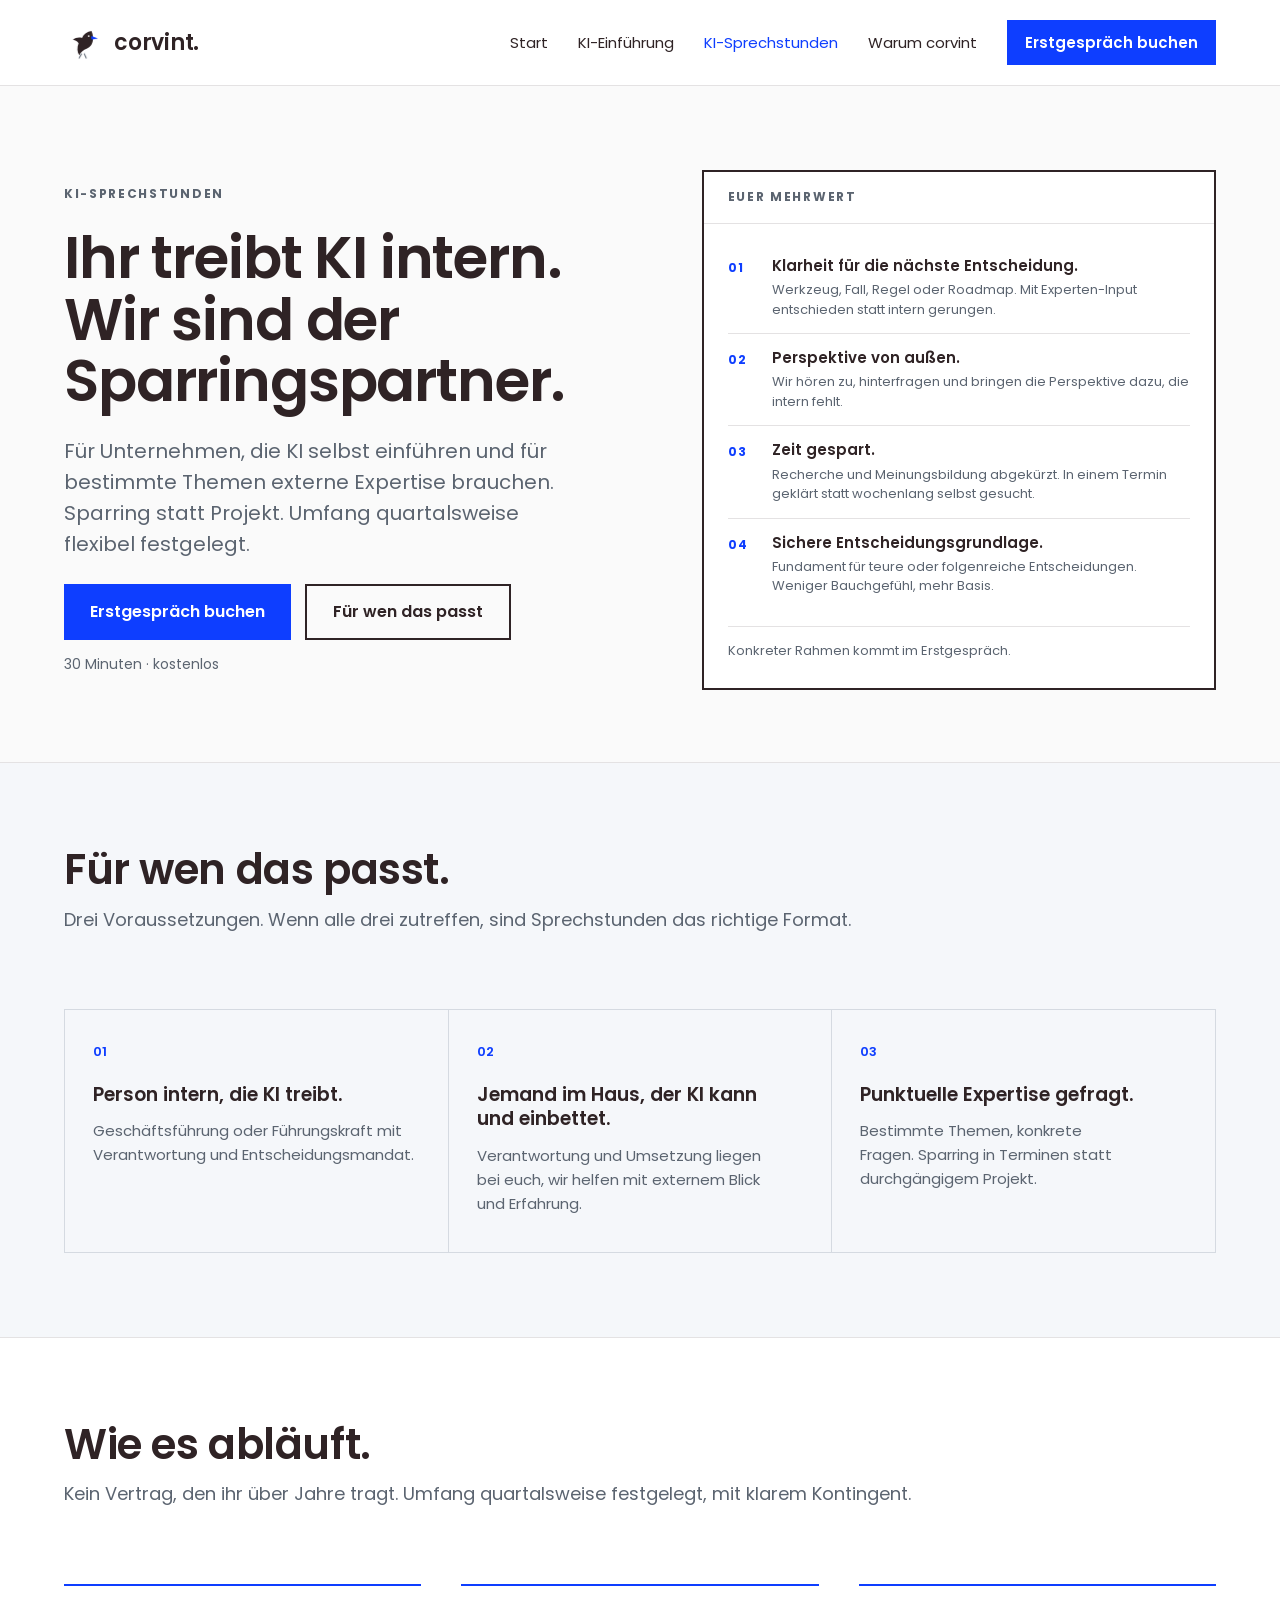
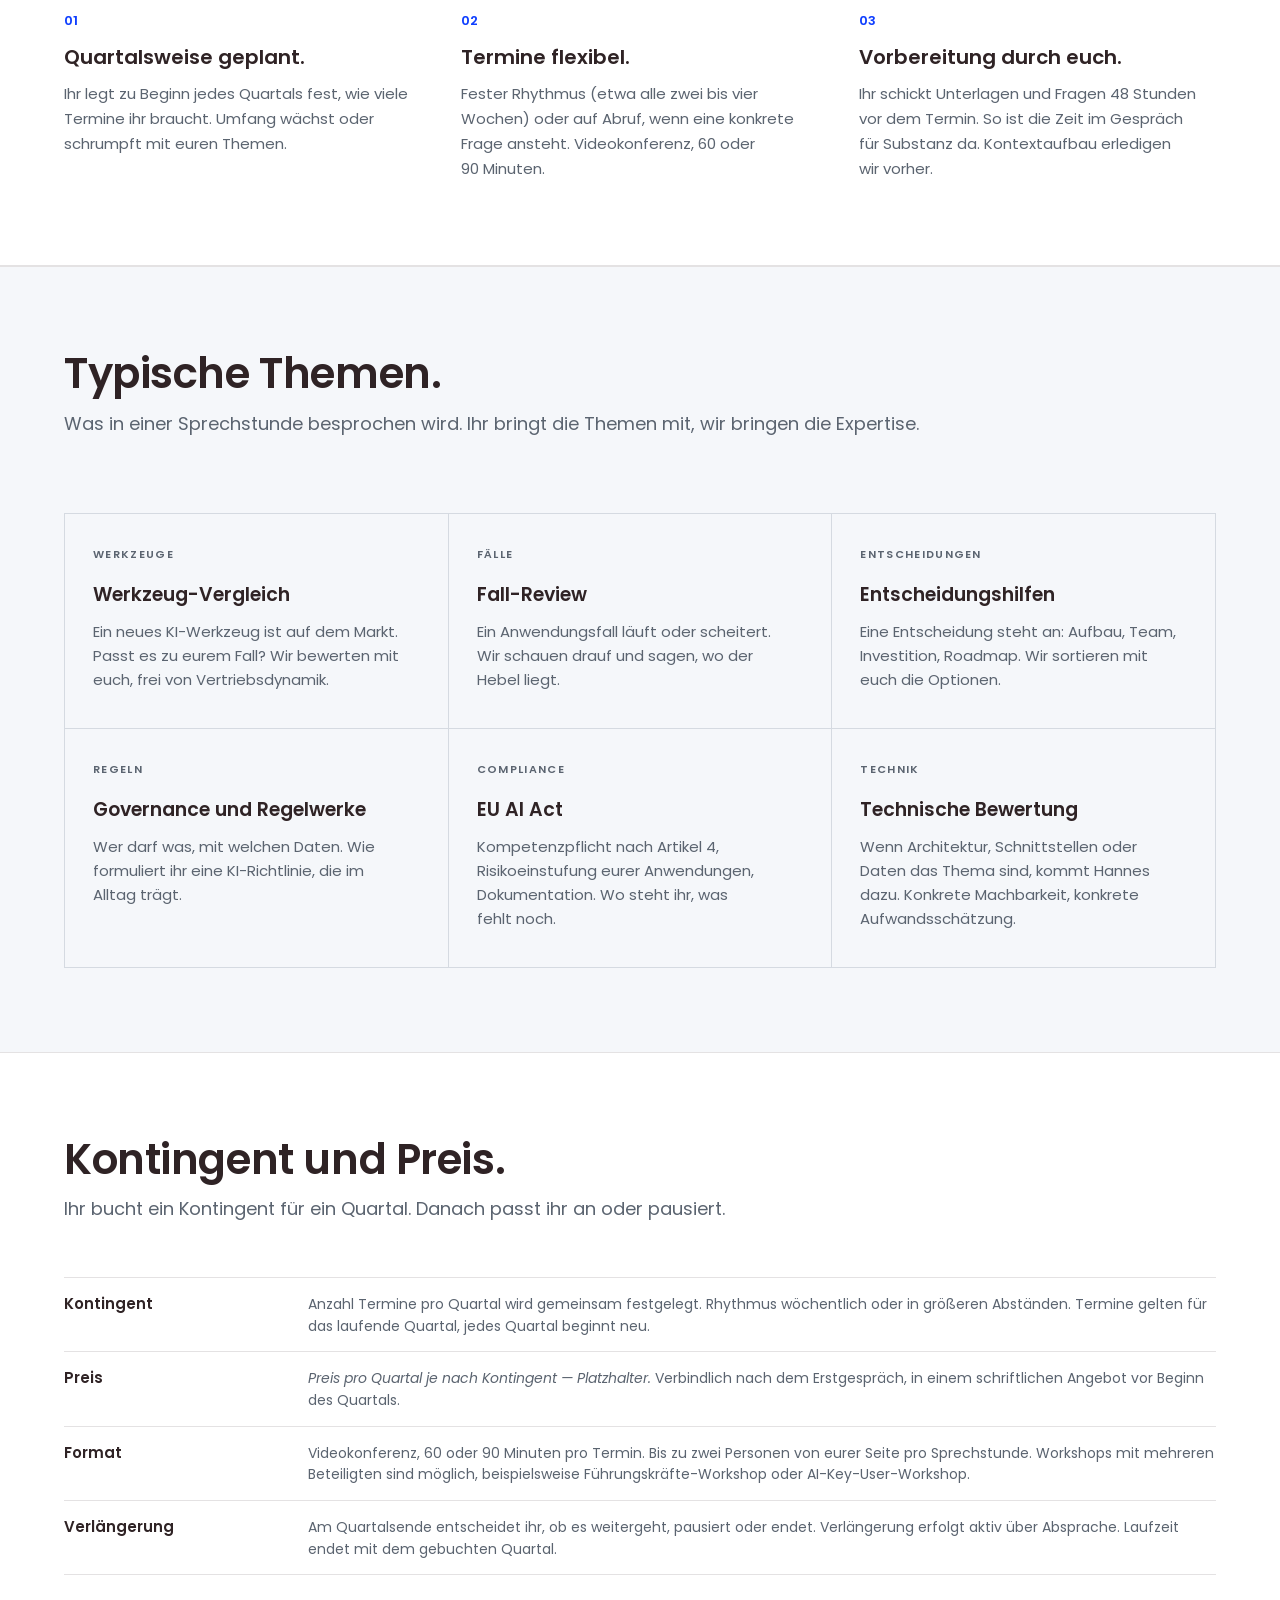
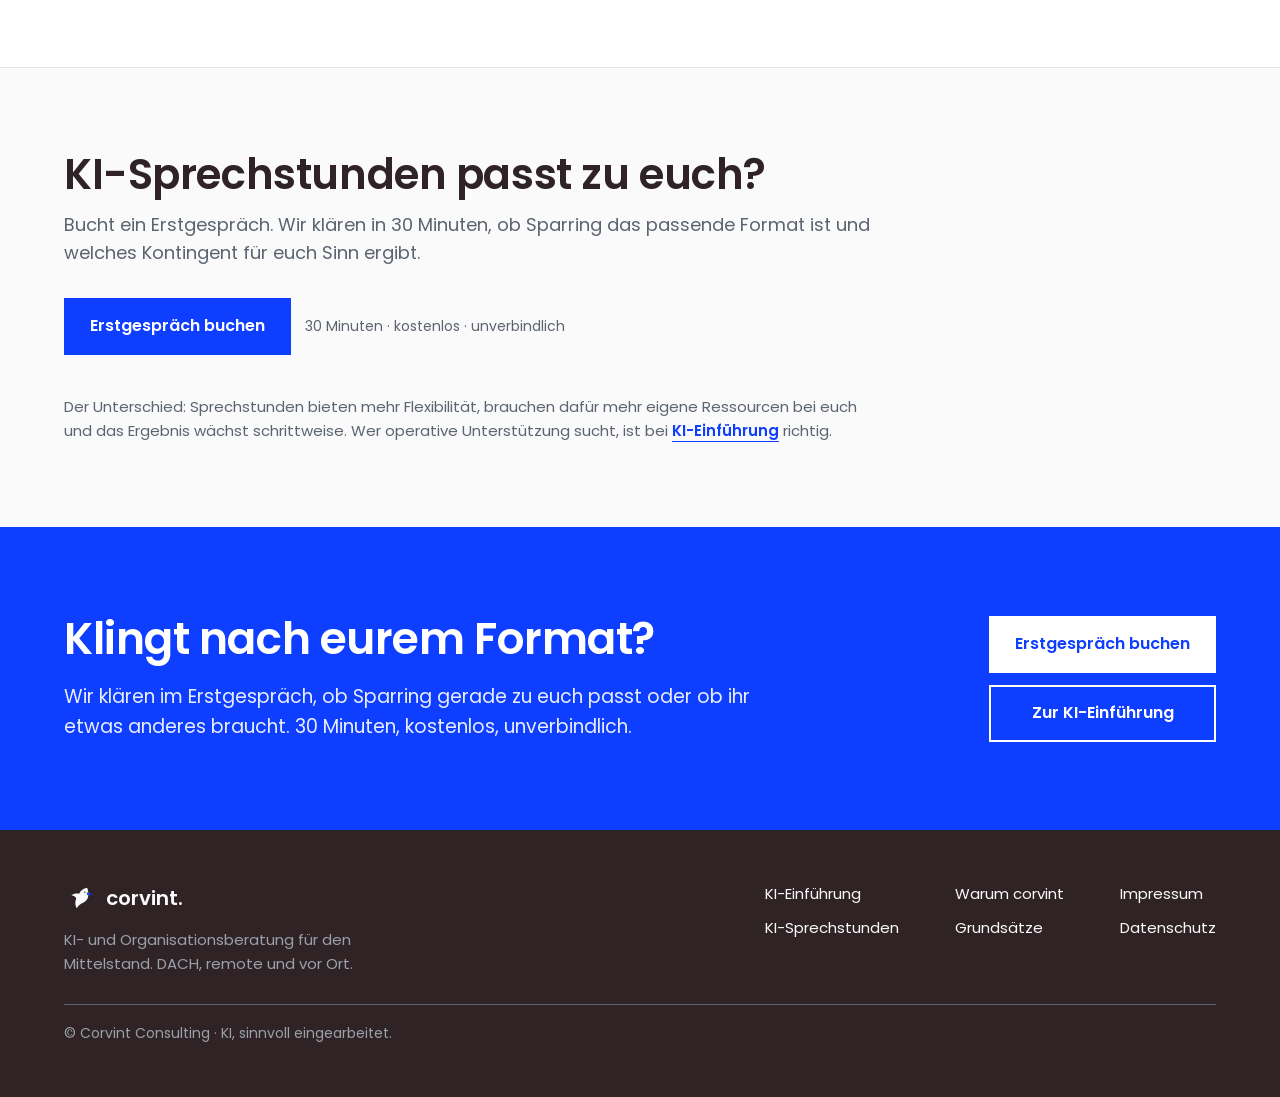
<file: ki-sprechstunden.html>
<!doctype html>
<html lang="de">
  <head>
    <meta charset="utf-8" />
    <meta name="viewport" content="width=device-width, initial-scale=1" />
    <title>KI-Sprechstunden — corvint.</title>
    <meta
      name="description"
      content="Sparring für Unternehmen, die KI selbst einführen. Für GF und Führungskräfte, die intern KI verantworten und punktuelle Expertise brauchen. Umfang quartalsweise flexibel."
    />
    <meta name="robots" content="index,follow" />
    <meta name="theme-color" content="#FAFAFA" />
    <link rel="icon" type="image/svg+xml" href="assets/favicon.svg" />
    <link rel="preconnect" href="https://fonts.googleapis.com" />
    <link rel="preconnect" href="https://fonts.gstatic.com" crossorigin />
    <link
      href="https://fonts.googleapis.com/css2?family=Poppins:wght@400;500;600;700&display=swap"
      rel="stylesheet"
    />
    <link rel="stylesheet" href="assets/style.css" />
  </head>
  <body>
    <a class="skip-link" href="#main">Direkt zum Inhalt</a>
    <header class="site-header">
      <a class="brand" href="index.html" aria-label="Corvint Startseite">
        <svg
          class="raven raven--build"
          viewBox="0 0 180 180"
          width="38"
          height="38"
          aria-hidden="true"
        >
          <g class="raven__body">
            <path
              fill="#2F2325"
              d="M130 33c-20 3-37 15-45 33-15-4-31-1-43 8 13 2 22 8 27 17-8 21-7 41 3 57 8-15 20-25 35-31 18-7 29-23 30-42 1-16-1-30-7-42Z"
            ></path>
            <circle cx="117" cy="57" r="4" fill="#FAFAFA"></circle>
            <g class="raven__beak">
              <path fill="#0E3EFF" d="m131 57 30 12-29 5c-4-5-4-11-1-17Z"></path>
            </g>
            <path
              fill="none"
              stroke="#5B6470"
              stroke-linecap="round"
              stroke-width="5"
              d="M83 142 72 161m24-20 9 20"
            ></path>
          </g>
        </svg>
        <span class="brand__logo">corvint.</span>
      </a>
      <button
        class="menu-toggle"
        type="button"
        aria-expanded="false"
        aria-controls="site-nav"
        aria-label="Menü öffnen"
        data-menu-toggle
      >
        <svg viewBox="0 0 24 24" width="24" height="24" aria-hidden="true">
          <path
            stroke="#2F2325"
            stroke-width="2"
            stroke-linecap="round"
            fill="none"
            d="M4 7h16M4 12h16M4 17h16"
          ></path>
        </svg>
      </button>
      <nav class="nav" id="site-nav" aria-label="Hauptnavigation" data-nav>
        <button
          class="nav__close"
          type="button"
          aria-label="Menü schließen"
          data-menu-close
        >
          <svg viewBox="0 0 24 24" width="24" height="24" aria-hidden="true">
            <path
              stroke="#2F2325"
              stroke-width="2"
              stroke-linecap="round"
              d="M6 6l12 12M18 6L6 18"
            ></path>
          </svg>
        </button>
        <a class="nav__link" href="index.html">Start</a>
        <a class="nav__link" href="ki-einfuehrung.html">KI-Einführung</a>
        <a class="nav__link" href="ki-sprechstunden.html" aria-current="page">KI-Sprechstunden</a>
        <a class="nav__link" href="warum-corvint.html">Warum corvint</a>
        <a
          class="btn btn--primary btn--small"
          href="https://calendly.com/hannah-corvint/30min"
          target="_blank"
          rel="noopener"
          >Erstgespräch buchen</a
        >
      </nav>
    </header>

    <main id="main">
      <!-- Hero mit Mehrwert-Karte -->
      <section class="hero" aria-labelledby="page-titel">
        <div class="wrap wrap--hero hero__grid">
          <div class="hero__copy">
            <p class="hero__eyebrow">KI-Sprechstunden</p>
            <h1 id="page-titel" class="hero__title">
              Ihr treibt KI intern. Wir sind der Sparringspartner.
            </h1>
            <p class="hero__lead">
              Für Unternehmen, die KI selbst einführen und für bestimmte Themen
              externe Expertise brauchen. Sparring statt Projekt. Umfang
              quartalsweise flexibel festgelegt.
            </p>
            <div class="hero__actions">
              <a
                class="btn btn--primary"
                href="https://calendly.com/hannah-corvint/30min"
                target="_blank"
                rel="noopener"
                >Erstgespräch buchen</a
              >
              <a class="btn btn--secondary" href="#fuer-wen">Für wen das passt</a>
              <span class="hero__note">30 Minuten · kostenlos</span>
            </div>
          </div>

          <aside class="case-card" aria-label="Euer Mehrwert">
            <div class="case-card__head">Euer Mehrwert</div>
            <div class="case-card__body" style="gap:16px">
              <ol class="benefits">
                <li class="benefit">
                  <span class="benefit__n">01</span>
                  <div>
                    <p class="benefit__title">
                      Klarheit für die nächste Entscheidung.
                    </p>
                    <p class="benefit__body">
                      Werkzeug, Fall, Regel oder Roadmap. Mit Experten-Input
                      entschieden statt intern gerungen.
                    </p>
                  </div>
                </li>
                <li class="benefit">
                  <span class="benefit__n">02</span>
                  <div>
                    <p class="benefit__title">
                      Perspektive von außen.
                    </p>
                    <p class="benefit__body">
                      Wir hören zu, hinterfragen und bringen die Perspektive
                      dazu, die intern fehlt.
                    </p>
                  </div>
                </li>
                <li class="benefit">
                  <span class="benefit__n">03</span>
                  <div>
                    <p class="benefit__title">
                      Zeit gespart.
                    </p>
                    <p class="benefit__body">
                      Recherche und Meinungsbildung abgekürzt. In einem
                      Termin geklärt statt wochenlang selbst gesucht.
                    </p>
                  </div>
                </li>
                <li class="benefit">
                  <span class="benefit__n">04</span>
                  <div>
                    <p class="benefit__title">
                      Sichere Entscheidungsgrundlage.
                    </p>
                    <p class="benefit__body">
                      Fundament für teure oder folgenreiche Entscheidungen.
                      Weniger Bauchgefühl, mehr Basis.
                    </p>
                  </div>
                </li>
              </ol>
              <div
                class="footnote"
                style="padding-top:14px;border-top:1px solid var(--rule)"
              >
                Konkreter Rahmen kommt im Erstgespräch.
              </div>
            </div>
          </aside>
        </div>
      </section>

      <!-- Für wen -->
      <section
        id="fuer-wen"
        class="section section--tone"
        aria-labelledby="fuer-wen-titel"
      >
        <div class="wrap section__inner">
          <div class="section__head-text" style="max-width:900px">
            <h2 id="fuer-wen-titel" class="section__title">Für wen das passt.</h2>
            <p class="section__lead">
              Drei Voraussetzungen. Wenn alle drei zutreffen, sind Sprechstunden
              das richtige Format.
            </p>
          </div>

          <div class="hairline-grid hairline-grid--3">
            <article class="hairline-cell">
              <span class="hairline-cell__n">01</span>
              <h3 class="hairline-cell__title">Person intern, die KI treibt.</h3>
              <p class="hairline-cell__body">
                Geschäftsführung oder Führungskraft mit Verantwortung und
                Entscheidungsmandat.
              </p>
            </article>
            <article class="hairline-cell">
              <span class="hairline-cell__n">02</span>
              <h3 class="hairline-cell__title">Jemand im Haus, der KI kann und einbettet.</h3>
              <p class="hairline-cell__body">
                Verantwortung und Umsetzung liegen bei euch, wir helfen mit
                externem Blick und Erfahrung.
              </p>
            </article>
            <article class="hairline-cell">
              <span class="hairline-cell__n">03</span>
              <h3 class="hairline-cell__title">Punktuelle Expertise gefragt.</h3>
              <p class="hairline-cell__body">
                Bestimmte Themen, konkrete Fragen. Sparring in Terminen statt
                durchgängigem Projekt.
              </p>
            </article>
          </div>
        </div>
      </section>

      <!-- Wie es abläuft -->
      <section
        class="section section--white"
        aria-labelledby="ablauf-titel"
      >
        <div class="wrap section__inner">
          <div class="section__head-text" style="max-width:900px">
            <h2 id="ablauf-titel" class="section__title">Wie es abläuft.</h2>
            <p class="section__lead">
              Kein Vertrag, den ihr über Jahre tragt. Umfang quartalsweise
              festgelegt, mit klarem Kontingent.
            </p>
          </div>
          <div class="step-cols">
            <div class="step-col">
              <span class="step-col__n">01</span>
              <h3 class="step-col__title">Quartalsweise geplant.</h3>
              <p class="step-col__body">
                Ihr legt zu Beginn jedes Quartals fest, wie viele Termine ihr
                braucht. Umfang wächst oder schrumpft mit euren Themen.
              </p>
            </div>
            <div class="step-col">
              <span class="step-col__n">02</span>
              <h3 class="step-col__title">Termine flexibel.</h3>
              <p class="step-col__body">
                Fester Rhythmus (etwa alle zwei bis vier Wochen) oder auf Abruf,
                wenn eine konkrete Frage ansteht. Videokonferenz, 60 oder 90
                Minuten.
              </p>
            </div>
            <div class="step-col">
              <span class="step-col__n">03</span>
              <h3 class="step-col__title">Vorbereitung durch euch.</h3>
              <p class="step-col__body">
                Ihr schickt Unterlagen und Fragen 48 Stunden vor dem Termin.
                So ist die Zeit im Gespräch für Substanz da. Kontextaufbau
                erledigen wir vorher.
              </p>
            </div>
          </div>
        </div>
      </section>

      <!-- Typische Themen -->
      <section
        class="section section--tone"
        aria-labelledby="themen-titel"
      >
        <div class="wrap section__inner">
          <div class="section__head-text" style="max-width:900px">
            <h2 id="themen-titel" class="section__title">Typische Themen.</h2>
            <p class="section__lead">
              Was in einer Sprechstunde besprochen wird. Ihr bringt die Themen
              mit, wir bringen die Expertise.
            </p>
          </div>

          <div class="hairline-grid hairline-grid--3">
            <article class="hairline-cell">
              <span class="hairline-cell__label">Werkzeuge</span>
              <h3 class="hairline-cell__title">Werkzeug-Vergleich</h3>
              <p class="hairline-cell__body">
                Ein neues KI-Werkzeug ist auf dem Markt. Passt es zu eurem
                Fall? Wir bewerten mit euch, frei von Vertriebsdynamik.
              </p>
            </article>
            <article class="hairline-cell">
              <span class="hairline-cell__label">Fälle</span>
              <h3 class="hairline-cell__title">Fall-Review</h3>
              <p class="hairline-cell__body">
                Ein Anwendungsfall läuft oder scheitert. Wir schauen drauf und
                sagen, wo der Hebel liegt.
              </p>
            </article>
            <article class="hairline-cell">
              <span class="hairline-cell__label">Entscheidungen</span>
              <h3 class="hairline-cell__title">Entscheidungshilfen</h3>
              <p class="hairline-cell__body">
                Eine Entscheidung steht an: Aufbau, Team, Investition, Roadmap.
                Wir sortieren mit euch die Optionen.
              </p>
            </article>
            <article class="hairline-cell">
              <span class="hairline-cell__label">Regeln</span>
              <h3 class="hairline-cell__title">Governance und Regelwerke</h3>
              <p class="hairline-cell__body">
                Wer darf was, mit welchen Daten. Wie formuliert ihr eine
                KI-Richtlinie, die im Alltag trägt.
              </p>
            </article>
            <article class="hairline-cell">
              <span class="hairline-cell__label">Compliance</span>
              <h3 class="hairline-cell__title">EU AI Act</h3>
              <p class="hairline-cell__body">
                Kompetenzpflicht nach Artikel 4, Risikoeinstufung eurer
                Anwendungen, Dokumentation. Wo steht ihr, was fehlt noch.
              </p>
            </article>
            <article class="hairline-cell">
              <span class="hairline-cell__label">Technik</span>
              <h3 class="hairline-cell__title">Technische Bewertung</h3>
              <p class="hairline-cell__body">
                Wenn Architektur, Schnittstellen oder Daten das Thema sind,
                kommt Hannes dazu. Konkrete Machbarkeit, konkrete
                Aufwandsschätzung.
              </p>
            </article>
          </div>
        </div>
      </section>

      <!-- Kontingent und Preis -->
      <section
        class="section section--white"
        aria-labelledby="preis-titel"
      >
        <div class="wrap section__inner">
          <div class="section__head-text" style="max-width:900px">
            <h2 id="preis-titel" class="section__title">
              Kontingent und Preis.
            </h2>
            <p class="section__lead">
              Ihr bucht ein Kontingent für ein Quartal. Danach passt ihr an
              oder pausiert.
            </p>
          </div>

          <div class="foerder-lean">
            <div class="foerder-lean__item">
              <div class="foerder-lean__name">Kontingent</div>
              <div class="foerder-lean__note">
                Anzahl Termine pro Quartal wird gemeinsam festgelegt. Rhythmus
                wöchentlich oder in größeren Abständen. Termine gelten für
                das laufende Quartal, jedes Quartal beginnt neu.
              </div>
            </div>
            <div class="foerder-lean__item">
              <div class="foerder-lean__name">Preis</div>
              <div class="foerder-lean__note">
                <em>Preis pro Quartal je nach Kontingent — Platzhalter.</em>
                Verbindlich nach dem Erstgespräch, in einem schriftlichen
                Angebot vor Beginn des Quartals.
              </div>
            </div>
            <div class="foerder-lean__item">
              <div class="foerder-lean__name">Format</div>
              <div class="foerder-lean__note">
                Videokonferenz, 60 oder 90 Minuten pro Termin. Bis zu zwei
                Personen von eurer Seite pro Sprechstunde. Workshops mit
                mehreren Beteiligten sind möglich, beispielsweise
                Führungskräfte-Workshop oder AI-Key-User-Workshop.
              </div>
            </div>
            <div class="foerder-lean__item">
              <div class="foerder-lean__name">Verlängerung</div>
              <div class="foerder-lean__note">
                Am Quartalsende entscheidet ihr, ob es weitergeht, pausiert
                oder endet. Verlängerung erfolgt aktiv über Absprache.
                Laufzeit endet mit dem gebuchten Quartal.
              </div>
            </div>
          </div>
        </div>
      </section>

      <!-- Sprechstunden-oder-Beratung Zwischen-CTA -->
      <section
        class="section"
        aria-labelledby="fuer-wen-genau-titel"
      >
        <div class="wrap section__inner">
          <div class="section__head-text" style="max-width:820px">
            <h2 id="fuer-wen-genau-titel" class="section__title">
              KI-Sprechstunden passt zu euch?
            </h2>
            <p class="section__lead">
              Bucht ein Erstgespräch. Wir klären in 30 Minuten, ob Sparring
              das passende Format ist und welches Kontingent für euch Sinn
              ergibt.
            </p>
            <div class="hero__actions" style="margin-top:20px">
              <a
                class="btn btn--primary"
                href="https://calendly.com/hannah-corvint/30min"
                target="_blank"
                rel="noopener"
                >Erstgespräch buchen</a
              >
              <span class="hero__note">30 Minuten · kostenlos · unverbindlich</span>
            </div>
            <p style="margin-top:28px;font-size:15px;color:var(--slate);line-height:1.6">
              Der Unterschied: Sprechstunden bieten mehr Flexibilität, brauchen
              dafür mehr eigene Ressourcen bei euch und das Ergebnis wächst
              schrittweise. Wer operative Unterstützung sucht, ist bei
              <a href="ki-einfuehrung.html" style="font-weight:600">KI-Einführung</a>
              richtig.
            </p>
          </div>
        </div>
      </section>

      <!-- CTA -->
      <section class="cta" aria-labelledby="cta-titel">
        <div class="wrap cta__inner">
          <div class="cta__text">
            <h2 id="cta-titel" class="cta__title">
              Klingt nach eurem Format?
            </h2>
            <p class="cta__lead">
              Wir klären im Erstgespräch, ob Sparring gerade zu euch passt
              oder ob ihr etwas anderes braucht. 30 Minuten, kostenlos,
              unverbindlich.
            </p>
          </div>
          <div class="cta__actions">
            <a
              class="btn btn--on-dark"
              href="https://calendly.com/hannah-corvint/30min"
              target="_blank"
              rel="noopener"
              >Erstgespräch buchen</a
            >
            <a class="btn btn--ghost-on-dark" href="ki-einfuehrung.html"
              >Zur KI-Einführung</a
            >
          </div>
        </div>
      </section>
    </main>

    <footer class="site-footer">
      <div class="wrap site-footer__top">
        <div class="site-footer__brand">
          <div class="site-footer__brand-row">
            <svg
              viewBox="0 0 180 180"
              width="32"
              height="32"
              aria-hidden="true"
            >
              <path
                fill="#FAFAFA"
                d="M130 33c-20 3-37 15-45 33-15-4-31-1-43 8 13 2 22 8 27 17-8 21-7 41 3 57 8-15 20-25 35-31 18-7 29-23 30-42 1-16-1-30-7-42Z"
              ></path>
              <path fill="#0E3EFF" d="m131 57 30 12-29 5c-4-5-4-11-1-17Z"></path>
              <circle cx="117" cy="57" r="4" fill="#2F2325"></circle>
            </svg>
            <span class="site-footer__brand-word">corvint.</span>
          </div>
          <div class="site-footer__desc">
            KI- und Organisationsberatung für den Mittelstand. DACH, remote und
            vor Ort.
          </div>
        </div>
        <div class="site-footer__cols">
          <nav class="site-footer__col" aria-label="Leistungen">
            <a href="ki-einfuehrung.html">KI-Einführung</a>
            <a href="ki-sprechstunden.html">KI-Sprechstunden</a>
          </nav>
          <nav class="site-footer__col" aria-label="Unternehmen">
            <a href="warum-corvint.html">Warum corvint</a>
            <a href="warum-corvint.html#grundsaetze-page">Grundsätze</a>
          </nav>
          <nav class="site-footer__col" aria-label="Rechtliches">
            <a href="impressum.html">Impressum</a>
            <a href="datenschutz.html">Datenschutz</a>
          </nav>
        </div>
      </div>
      <div class="wrap site-footer__legal">
        © Corvint Consulting · KI, sinnvoll eingearbeitet.
      </div>
    </footer>

    <script src="assets/app.js" defer></script>
  </body>
</html>
</file>
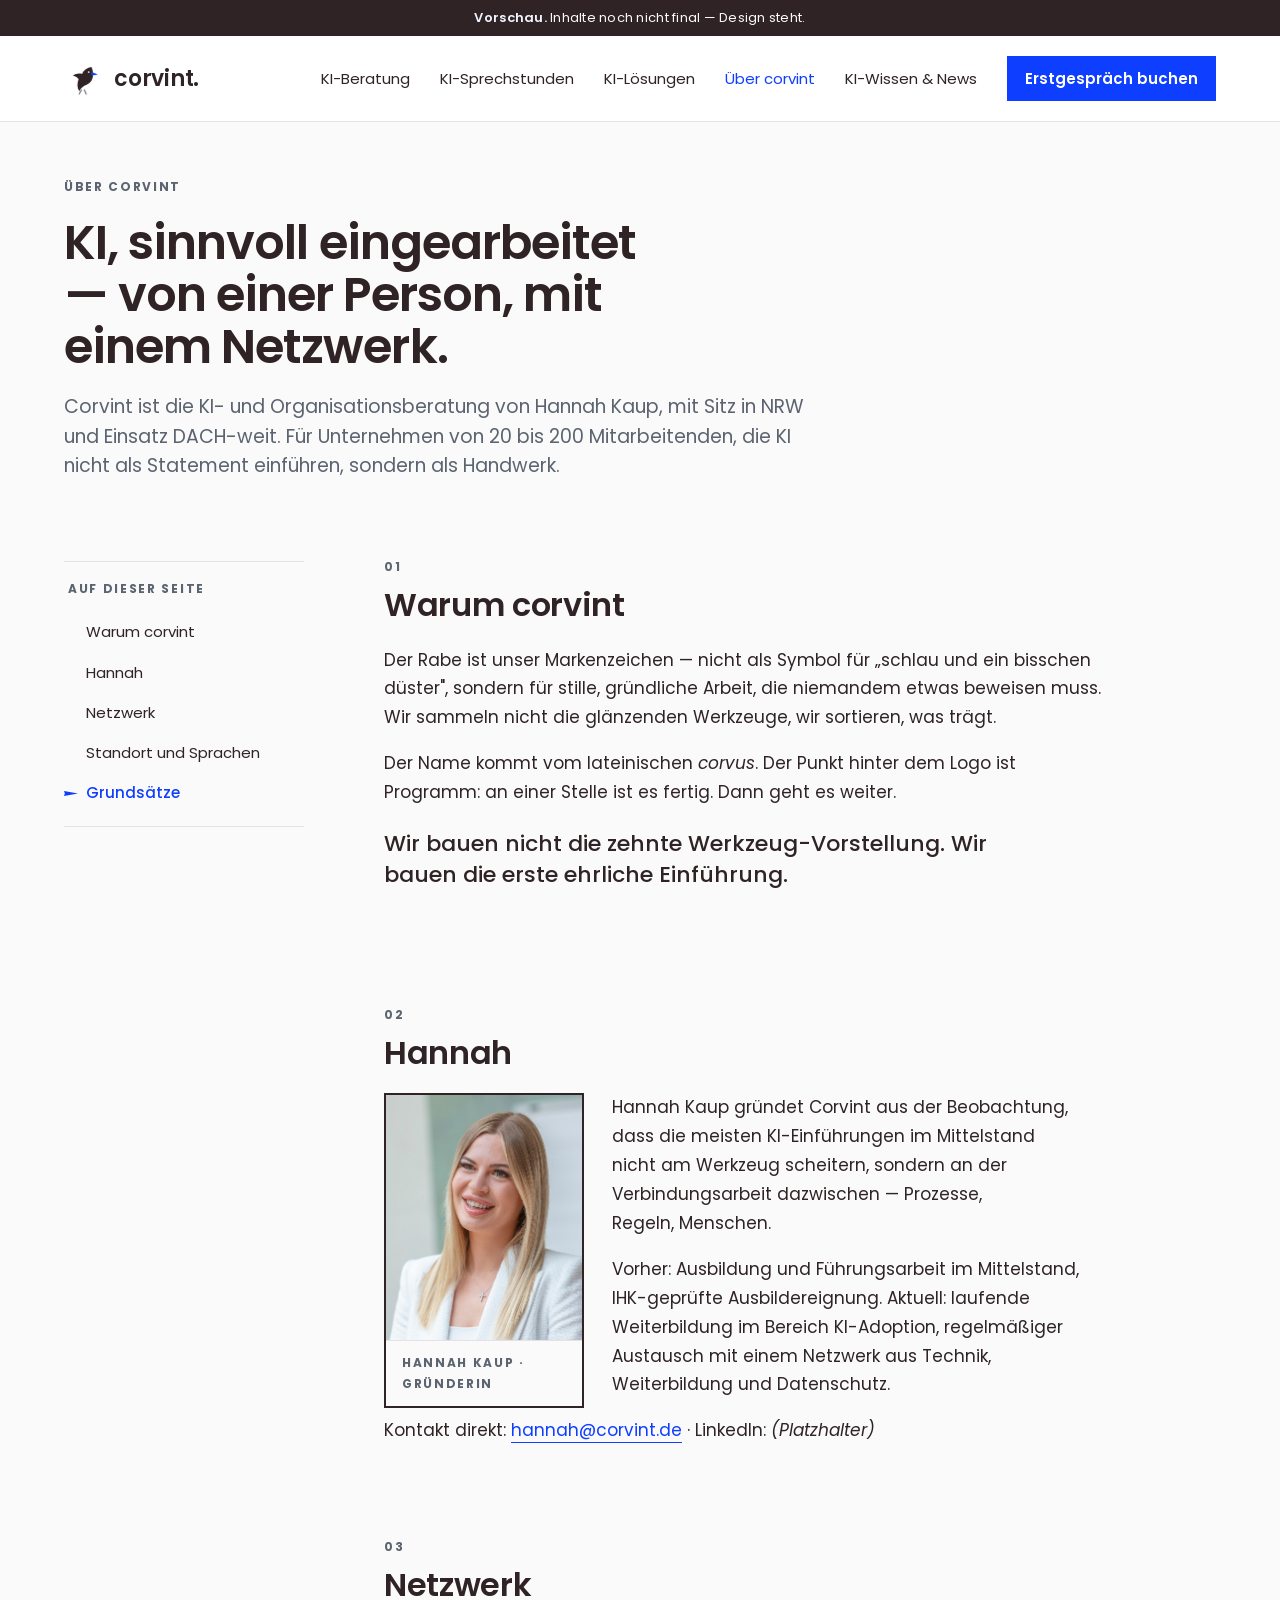
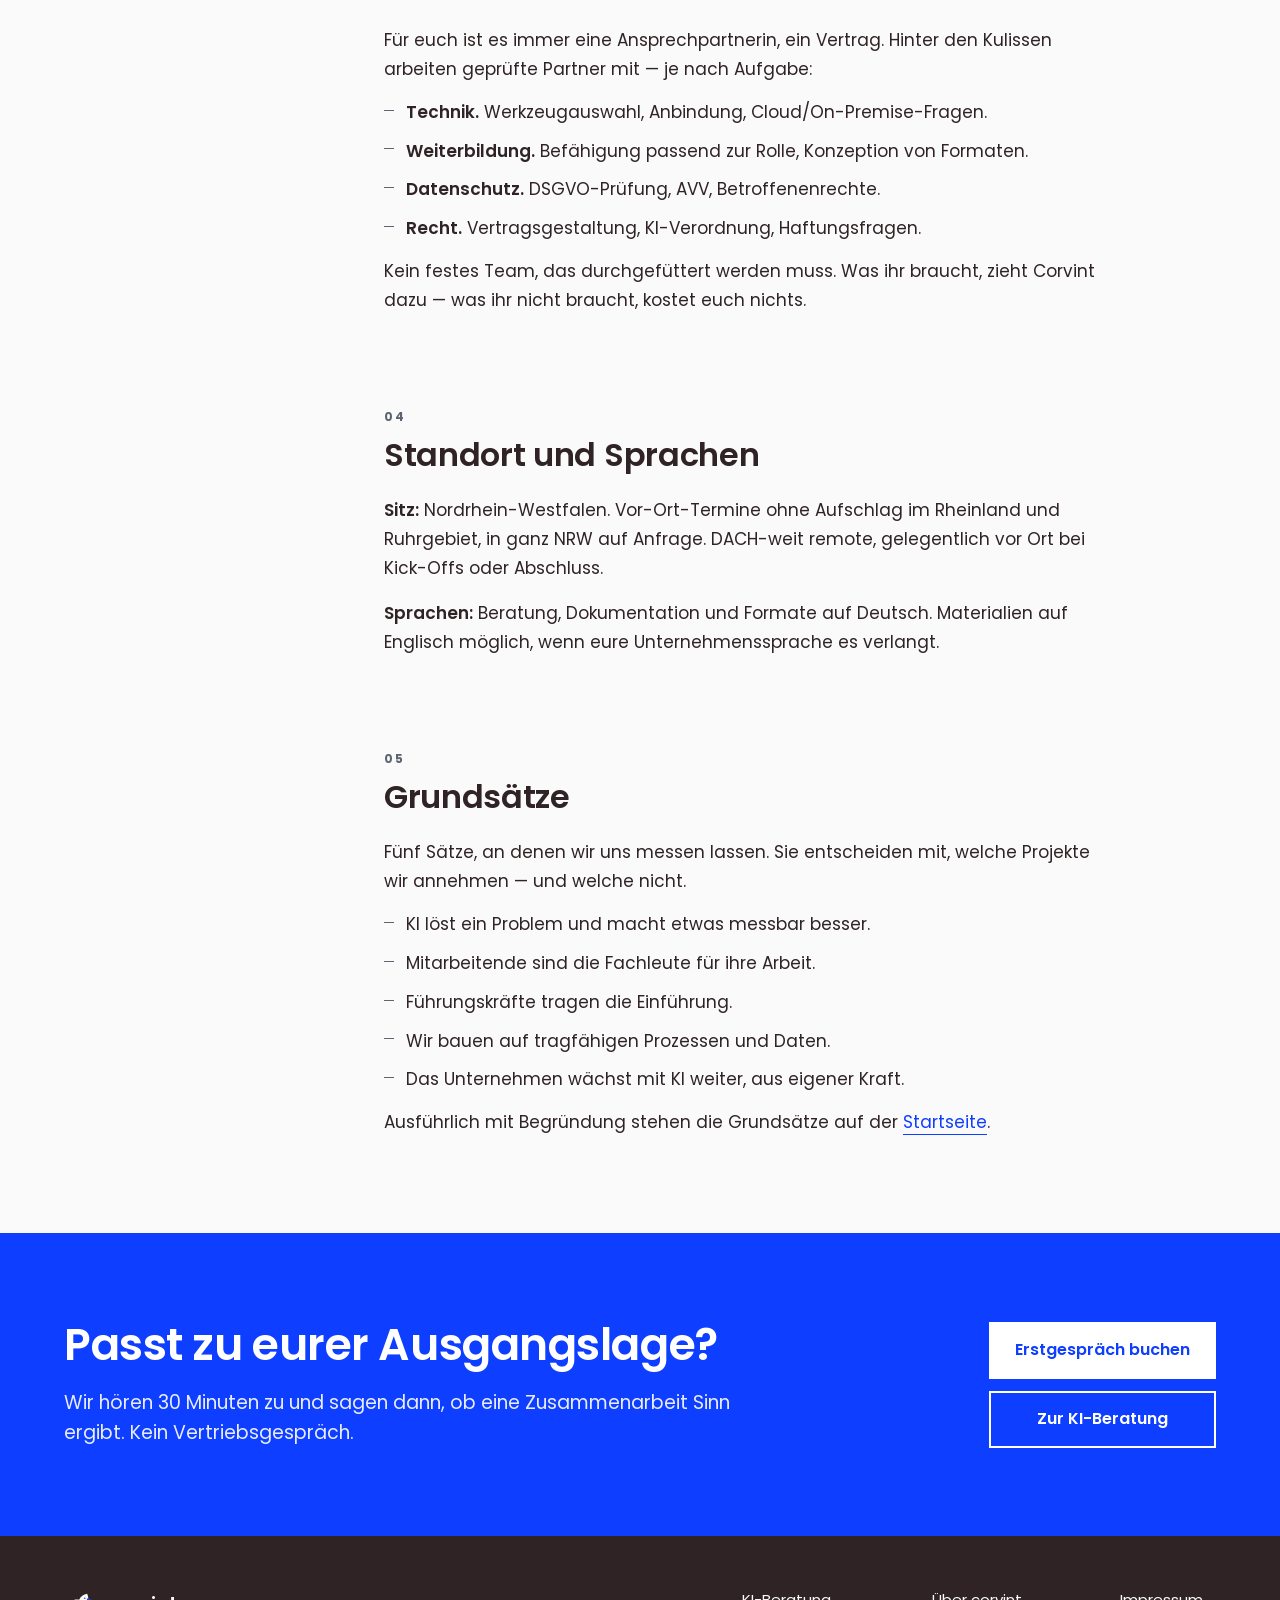
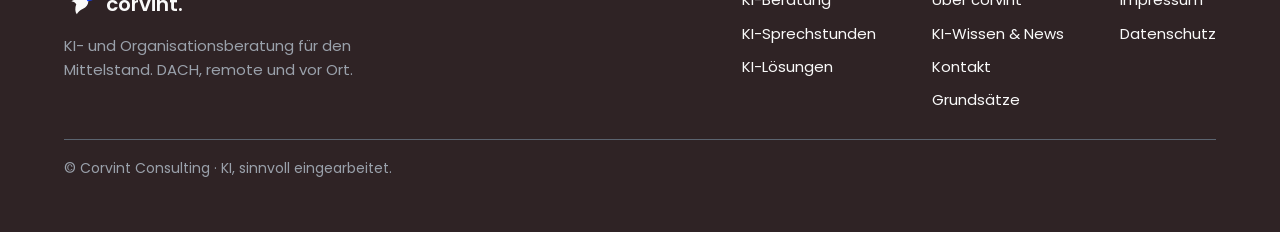
<file: ueber-corvint.html>
<!doctype html>
<html lang="de">
  <head>
    <meta charset="utf-8" />
    <meta name="viewport" content="width=device-width, initial-scale=1" />
    <title>Über corvint — corvint. (Preview)</title>
    <meta
      name="description"
      content="Corvint ist die KI- und Organisationsberatung von Hannah Kaup für den Mittelstand. Wer wir sind, wie wir arbeiten, mit wem im Rücken."
    />
    <meta name="robots" content="noindex,nofollow" />
    <meta name="theme-color" content="#FAFAFA" />
    <link rel="icon" type="image/svg+xml" href="assets/favicon.svg" />
    <link rel="preconnect" href="https://fonts.googleapis.com" />
    <link rel="preconnect" href="https://fonts.gstatic.com" crossorigin />
    <link
      href="https://fonts.googleapis.com/css2?family=Poppins:wght@400;500;600;700&display=swap"
      rel="stylesheet"
    />
    <link rel="stylesheet" href="assets/style.css" />
  </head>
  <body>
    <a class="skip-link" href="#main">Direkt zum Inhalt</a>
    <div class="preview-banner" role="status">
      <strong>Vorschau.</strong> Inhalte noch nicht final — Design steht.
    </div>

    <header class="site-header">
      <a class="brand" href="index.html" aria-label="Corvint Startseite">
        <svg
          class="raven raven--build"
          viewBox="0 0 180 180"
          width="38"
          height="38"
          aria-hidden="true"
        >
          <g class="raven__body">
            <path
              fill="#2F2325"
              d="M130 33c-20 3-37 15-45 33-15-4-31-1-43 8 13 2 22 8 27 17-8 21-7 41 3 57 8-15 20-25 35-31 18-7 29-23 30-42 1-16-1-30-7-42Z"
            ></path>
            <circle cx="117" cy="57" r="4" fill="#FAFAFA"></circle>
            <g class="raven__beak">
              <path fill="#0E3EFF" d="m131 57 30 12-29 5c-4-5-4-11-1-17Z"></path>
            </g>
            <path
              fill="none"
              stroke="#5B6470"
              stroke-linecap="round"
              stroke-width="5"
              d="M83 142 72 161m24-20 9 20"
            ></path>
          </g>
        </svg>
        <span class="brand__logo">corvint.</span>
      </a>
      <button
        class="menu-toggle"
        type="button"
        aria-expanded="false"
        aria-controls="site-nav"
        aria-label="Menü öffnen"
        data-menu-toggle
      >
        <svg viewBox="0 0 24 24" width="24" height="24" aria-hidden="true">
          <path
            stroke="#2F2325"
            stroke-width="2"
            stroke-linecap="round"
            fill="none"
            d="M4 7h16M4 12h16M4 17h16"
          ></path>
        </svg>
      </button>
      <nav class="nav" id="site-nav" aria-label="Hauptnavigation" data-nav>
        <button
          class="nav__close"
          type="button"
          aria-label="Menü schließen"
          data-menu-close
        >
          <svg viewBox="0 0 24 24" width="24" height="24" aria-hidden="true">
            <path
              stroke="#2F2325"
              stroke-width="2"
              stroke-linecap="round"
              d="M6 6l12 12M18 6L6 18"
            ></path>
          </svg>
        </button>
        <a class="nav__link" href="ki-beratung.html">KI-Beratung</a>
        <a class="nav__link" href="ki-sprechstunden.html">KI-Sprechstunden</a>
        <a class="nav__link" href="ki-loesungen.html">KI-Lösungen</a>
        <a class="nav__link" href="ueber-corvint.html" aria-current="page">Über corvint</a>
        <a class="nav__link" href="ki-wissen-news.html">KI-Wissen &amp; News</a>
        <a
          class="btn btn--primary btn--small"
          href="https://calendly.com/hannah-corvint/30min"
          target="_blank"
          rel="noopener"
          >Erstgespräch buchen</a
        >
      </nav>
    </header>

    <main id="main">
      <section class="sub-hero" aria-labelledby="page-titel">
        <p class="sub-hero__eyebrow">Über corvint</p>
        <h1 id="page-titel" class="sub-hero__title">
          KI, sinnvoll eingearbeitet — von einer Person, mit einem Netzwerk.
        </h1>
        <p class="sub-hero__lead">
          Corvint ist die KI- und Organisationsberatung von Hannah Kaup, mit
          Sitz in NRW und Einsatz DACH-weit. Für Unternehmen von 20 bis 200
          Mitarbeitenden, die KI nicht als Statement einführen, sondern als
          Handwerk.
        </p>
      </section>

      <div class="page">
        <aside class="page__sidebar" aria-label="Auf dieser Seite">
          <nav class="anchor-nav" data-anchor-nav>
            <div class="anchor-nav__label">Auf dieser Seite</div>
            <a class="anchor-nav__link" href="#warum" data-anchor-link
              >Warum corvint</a
            >
            <a class="anchor-nav__link" href="#hannah" data-anchor-link
              >Hannah</a
            >
            <a class="anchor-nav__link" href="#netzwerk" data-anchor-link
              >Netzwerk</a
            >
            <a class="anchor-nav__link" href="#standort" data-anchor-link
              >Standort und Sprachen</a
            >
            <a class="anchor-nav__link" href="#grundsaetze-page" data-anchor-link
              >Grundsätze</a
            >
          </nav>
        </aside>

        <div class="page__main">
          <section id="warum" class="article-section">
            <p class="article-section__eyebrow">01</p>
            <h2 class="article-section__title">Warum corvint</h2>
            <div class="article-section__body">
              <p>
                Der Rabe ist unser Markenzeichen — nicht als Symbol für „schlau
                und ein bisschen düster", sondern für stille, gründliche Arbeit,
                die niemandem etwas beweisen muss. Wir sammeln nicht die glänzenden
                Werkzeuge, wir sortieren, was trägt.
              </p>
              <p>
                Der Name kommt vom lateinischen <em>corvus</em>. Der Punkt hinter
                dem Logo ist Programm: an einer Stelle ist es fertig. Dann geht
                es weiter.
              </p>
              <blockquote class="pull-quote">
                Wir bauen nicht die zehnte Werkzeug-Vorstellung. Wir bauen die
                erste ehrliche Einführung.
              </blockquote>
            </div>
          </section>

          <section id="hannah" class="article-section">
            <p class="article-section__eyebrow">02</p>
            <h2 class="article-section__title">Hannah</h2>
            <div class="article-section__body">
              <div class="person-row">
                <figure class="person__portrait" style="margin:0">
                  <img
                    src="assets/hannah-kaup.jpg"
                    alt="Hannah Kaup, Gründerin von Corvint"
                    width="480"
                    height="600"
                    loading="lazy"
                  />
                  <figcaption class="person__portrait-caption">
                    Hannah Kaup · Gründerin
                  </figcaption>
                </figure>
                <div>
                  <p>
                    Hannah Kaup gründet Corvint aus der Beobachtung, dass die
                    meisten KI-Einführungen im Mittelstand nicht am Werkzeug
                    scheitern, sondern an der Verbindungsarbeit dazwischen —
                    Prozesse, Regeln, Menschen.
                  </p>
                  <p>
                    Vorher: Ausbildung und Führungsarbeit im Mittelstand,
                    IHK-geprüfte Ausbildereignung. Aktuell: laufende
                    Weiterbildung im Bereich KI-Adoption, regelmäßiger Austausch
                    mit einem Netzwerk aus Technik, Weiterbildung und
                    Datenschutz.
                  </p>
                </div>
              </div>
              <p>
                Kontakt direkt:
                <a href="mailto:hannah@corvint.de">hannah@corvint.de</a> ·
                LinkedIn: <em>(Platzhalter)</em>
              </p>
            </div>
          </section>

          <section id="netzwerk" class="article-section">
            <p class="article-section__eyebrow">03</p>
            <h2 class="article-section__title">Netzwerk</h2>
            <div class="article-section__body">
              <p>
                Für euch ist es immer eine Ansprechpartnerin, ein Vertrag. Hinter
                den Kulissen arbeiten geprüfte Partner mit — je nach Aufgabe:
              </p>
              <ul>
                <li>
                  <strong>Technik.</strong> Werkzeugauswahl, Anbindung,
                  Cloud/On-Premise-Fragen.
                </li>
                <li>
                  <strong>Weiterbildung.</strong> Befähigung passend zur Rolle,
                  Konzeption von Formaten.
                </li>
                <li>
                  <strong>Datenschutz.</strong> DSGVO-Prüfung, AVV, Betroffenenrechte.
                </li>
                <li>
                  <strong>Recht.</strong> Vertragsgestaltung, KI-Verordnung,
                  Haftungsfragen.
                </li>
              </ul>
              <p>
                Kein festes Team, das durchgefüttert werden muss. Was ihr braucht,
                zieht Corvint dazu — was ihr nicht braucht, kostet euch nichts.
              </p>
            </div>
          </section>

          <section id="standort" class="article-section">
            <p class="article-section__eyebrow">04</p>
            <h2 class="article-section__title">Standort und Sprachen</h2>
            <div class="article-section__body">
              <p>
                <strong>Sitz:</strong> Nordrhein-Westfalen. Vor-Ort-Termine ohne
                Aufschlag im Rheinland und Ruhrgebiet, in ganz NRW auf Anfrage.
                DACH-weit remote, gelegentlich vor Ort bei Kick-Offs oder
                Abschluss.
              </p>
              <p>
                <strong>Sprachen:</strong> Beratung, Dokumentation und Formate
                auf Deutsch. Materialien auf Englisch möglich, wenn eure
                Unternehmenssprache es verlangt.
              </p>
            </div>
          </section>

          <section id="grundsaetze-page" class="article-section">
            <p class="article-section__eyebrow">05</p>
            <h2 class="article-section__title">Grundsätze</h2>
            <div class="article-section__body">
              <p>
                Fünf Sätze, an denen wir uns messen lassen. Sie entscheiden mit,
                welche Projekte wir annehmen — und welche nicht.
              </p>
              <ul>
                <li>KI löst ein Problem und macht etwas messbar besser.</li>
                <li>Mitarbeitende sind die Fachleute für ihre Arbeit.</li>
                <li>Führungskräfte tragen die Einführung.</li>
                <li>Wir bauen auf tragfähigen Prozessen und Daten.</li>
                <li>
                  Das Unternehmen wächst mit KI weiter, aus eigener Kraft.
                </li>
              </ul>
              <p>
                Ausführlich mit Begründung stehen die Grundsätze auf der
                <a href="ueber-corvint.html#grundsaetze-page">Startseite</a>.
              </p>
            </div>
          </section>
        </div>
      </div>

      <section class="cta" aria-labelledby="cta-titel">
        <div class="wrap cta__inner">
          <div class="cta__text">
            <h2 id="cta-titel" class="cta__title">
              Passt zu eurer Ausgangslage?
            </h2>
            <p class="cta__lead">
              Wir hören 30 Minuten zu und sagen dann, ob eine Zusammenarbeit
              Sinn ergibt. Kein Vertriebsgespräch.
            </p>
          </div>
          <div class="cta__actions">
            <a
              class="btn btn--on-dark"
              href="https://calendly.com/hannah-corvint/30min"
              target="_blank"
              rel="noopener"
              >Erstgespräch buchen</a
            >
            <a class="btn btn--ghost-on-dark" href="ki-beratung.html"
              >Zur KI-Beratung</a
            >
          </div>
        </div>
      </section>
    </main>

    <footer class="site-footer">
      <div class="wrap site-footer__top">
        <div class="site-footer__brand">
          <div class="site-footer__brand-row">
            <svg
              viewBox="0 0 180 180"
              width="32"
              height="32"
              aria-hidden="true"
            >
              <path
                fill="#FAFAFA"
                d="M130 33c-20 3-37 15-45 33-15-4-31-1-43 8 13 2 22 8 27 17-8 21-7 41 3 57 8-15 20-25 35-31 18-7 29-23 30-42 1-16-1-30-7-42Z"
              ></path>
              <path fill="#0E3EFF" d="m131 57 30 12-29 5c-4-5-4-11-1-17Z"></path>
              <circle cx="117" cy="57" r="4" fill="#2F2325"></circle>
            </svg>
            <span class="site-footer__brand-word">corvint.</span>
          </div>
          <div class="site-footer__desc">
            KI- und Organisationsberatung für den Mittelstand. DACH, remote und
            vor Ort.
          </div>
        </div>
        <div class="site-footer__cols">
          <nav class="site-footer__col" aria-label="Leistungen">
            <a href="ki-beratung.html">KI-Beratung</a>
            <a href="ki-sprechstunden.html">KI-Sprechstunden</a>
            <a href="ki-loesungen.html">KI-Lösungen</a>
          </nav>
          <nav class="site-footer__col" aria-label="Unternehmen">
            <a href="ueber-corvint.html">Über corvint</a>
            <a href="ki-wissen-news.html">KI-Wissen &amp; News</a>
            <a href="kontakt.html">Kontakt</a>
            <a href="ueber-corvint.html#grundsaetze-page">Grundsätze</a>
          </nav>
          <nav class="site-footer__col" aria-label="Rechtliches">
            <a href="impressum.html">Impressum</a>
            <a href="datenschutz.html">Datenschutz</a>
          </nav>
        </div>
      </div>
      <div class="wrap site-footer__legal">
        © Corvint Consulting · KI, sinnvoll eingearbeitet.
      </div>
    </footer>

    <script src="assets/app.js" defer></script>
  </body>
</html>
</file>
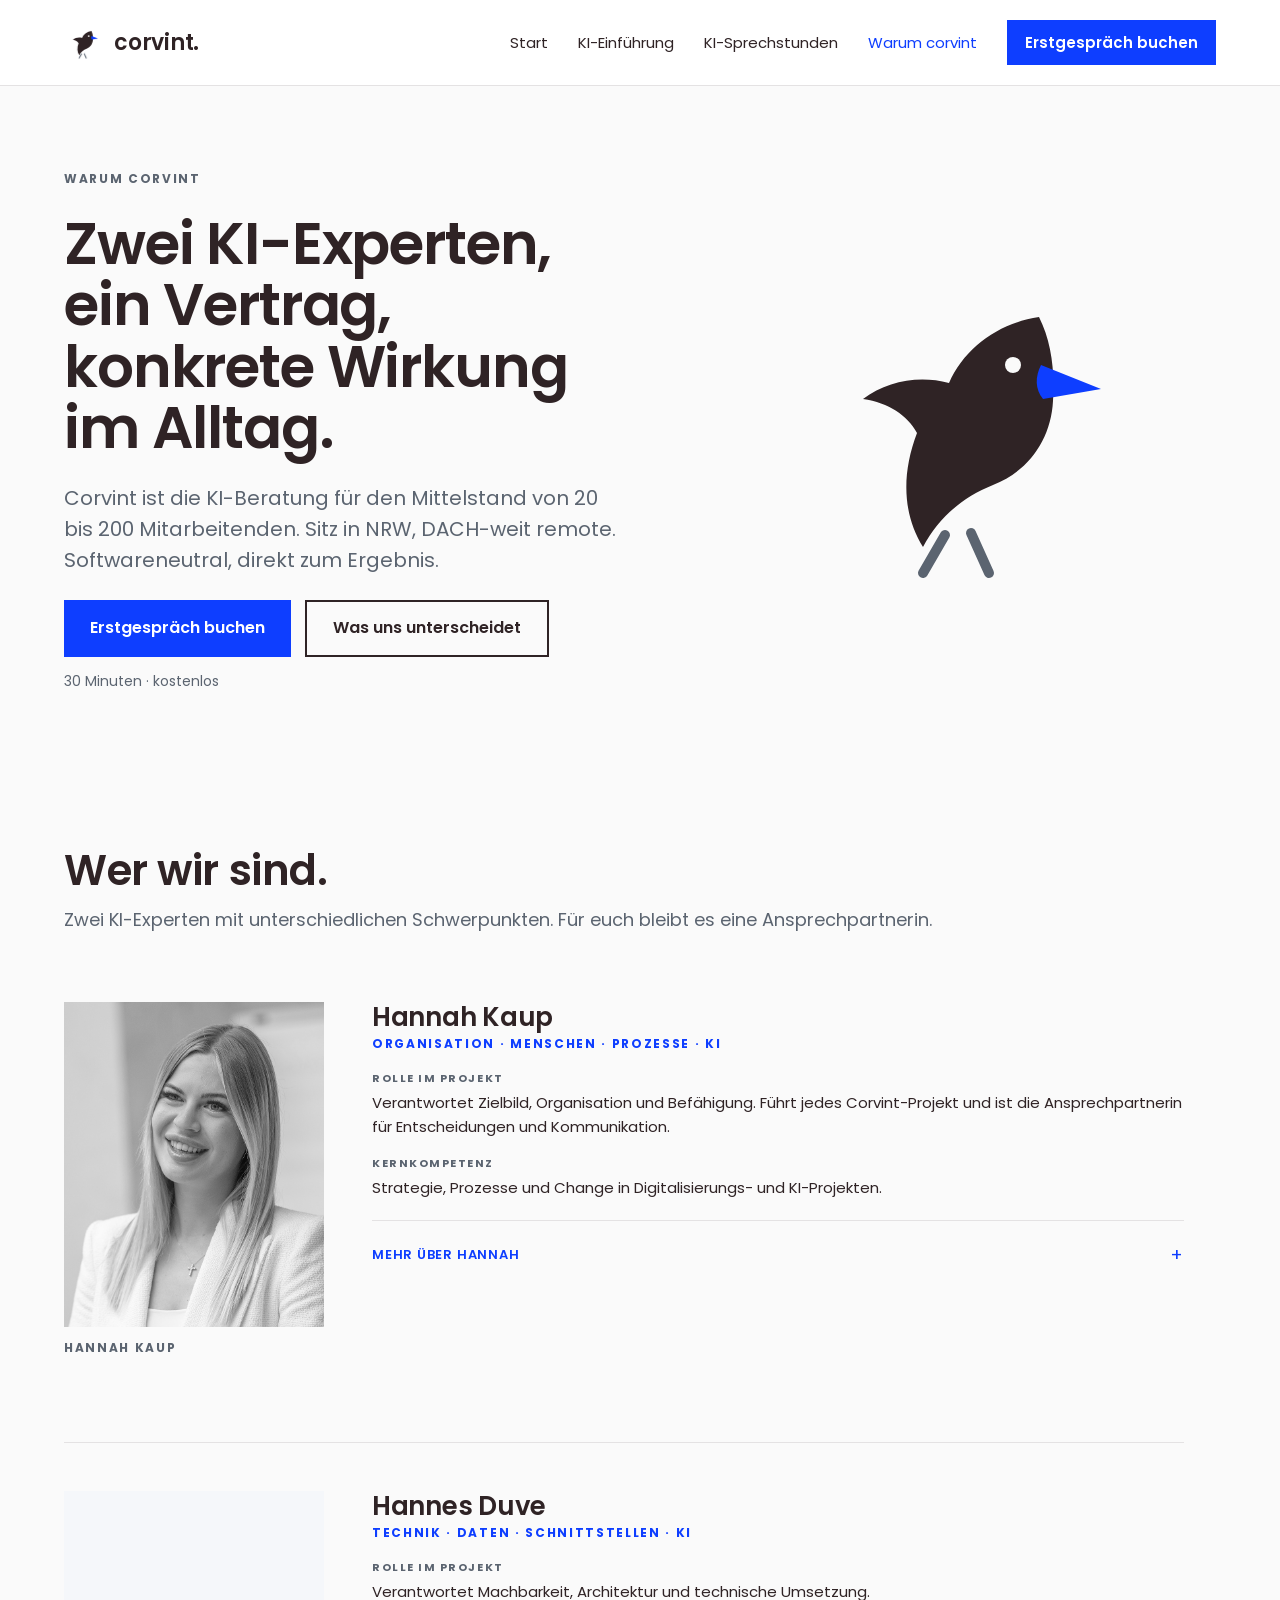
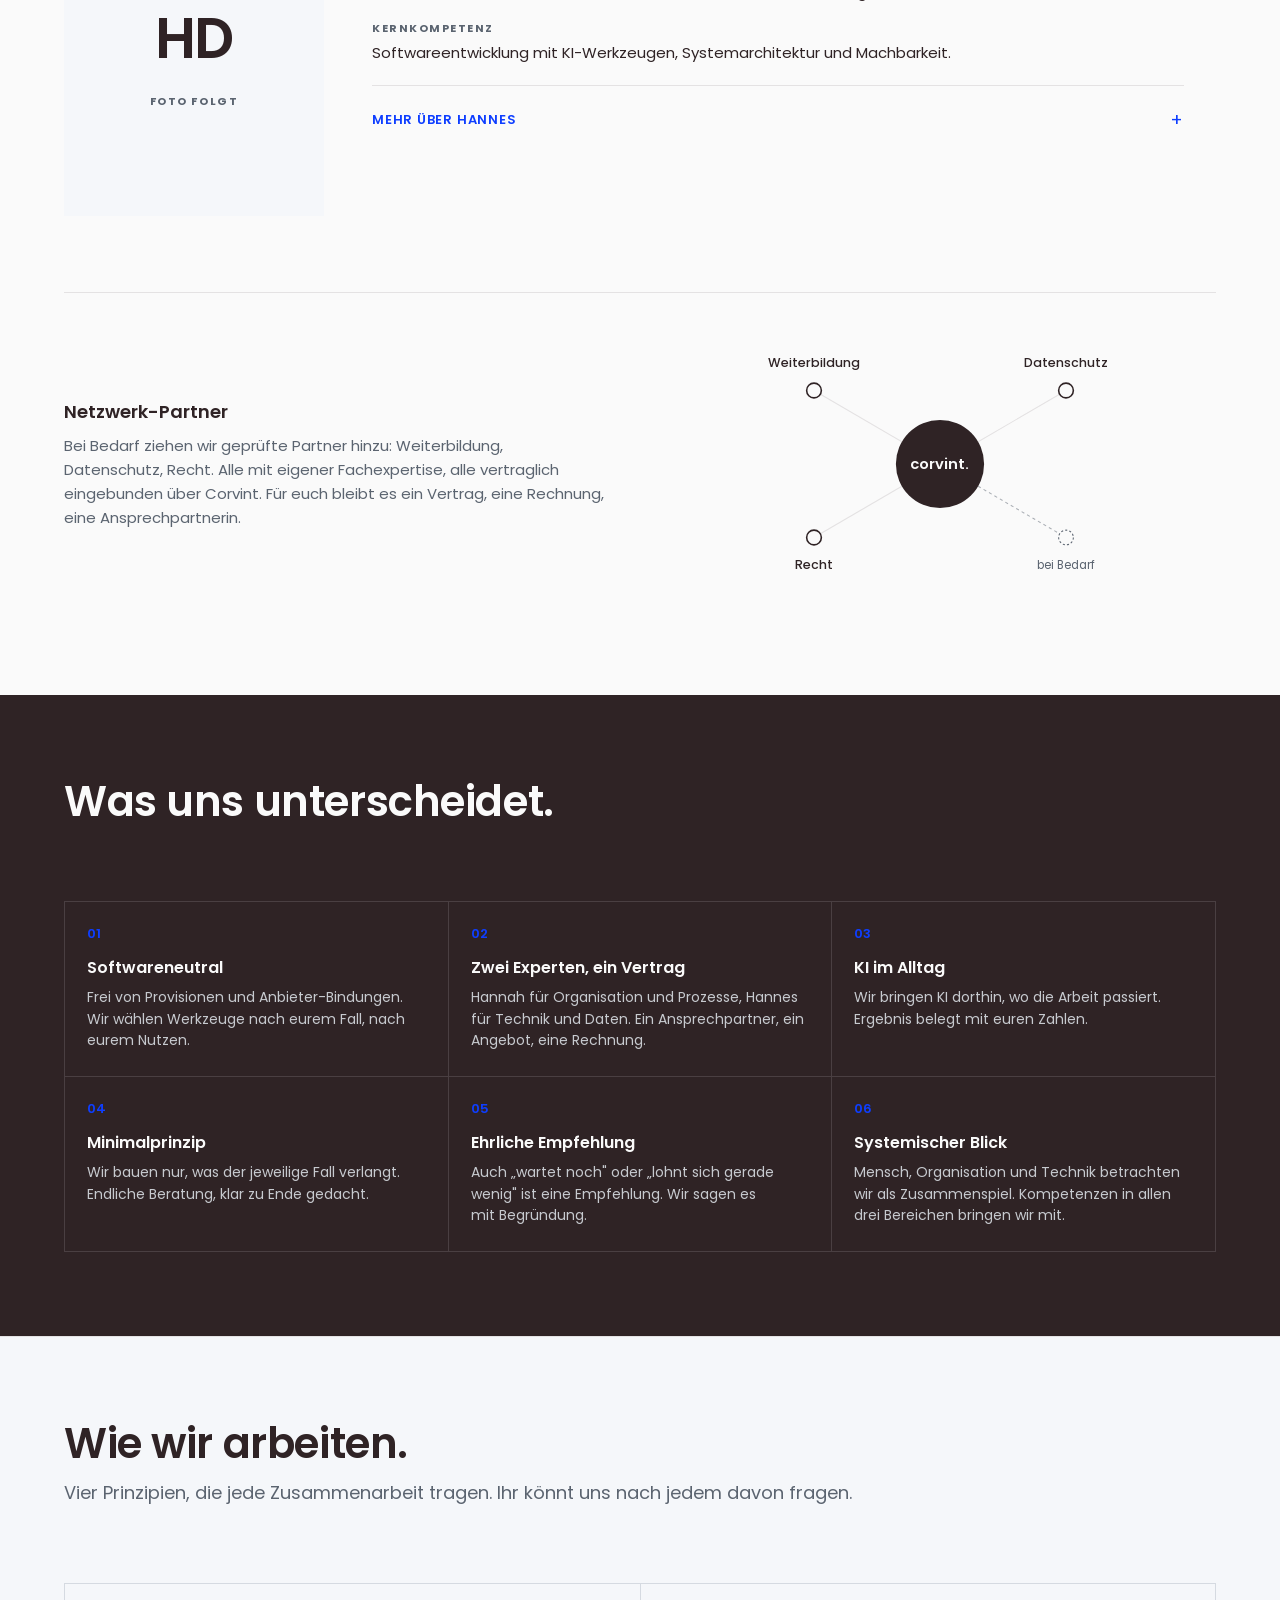
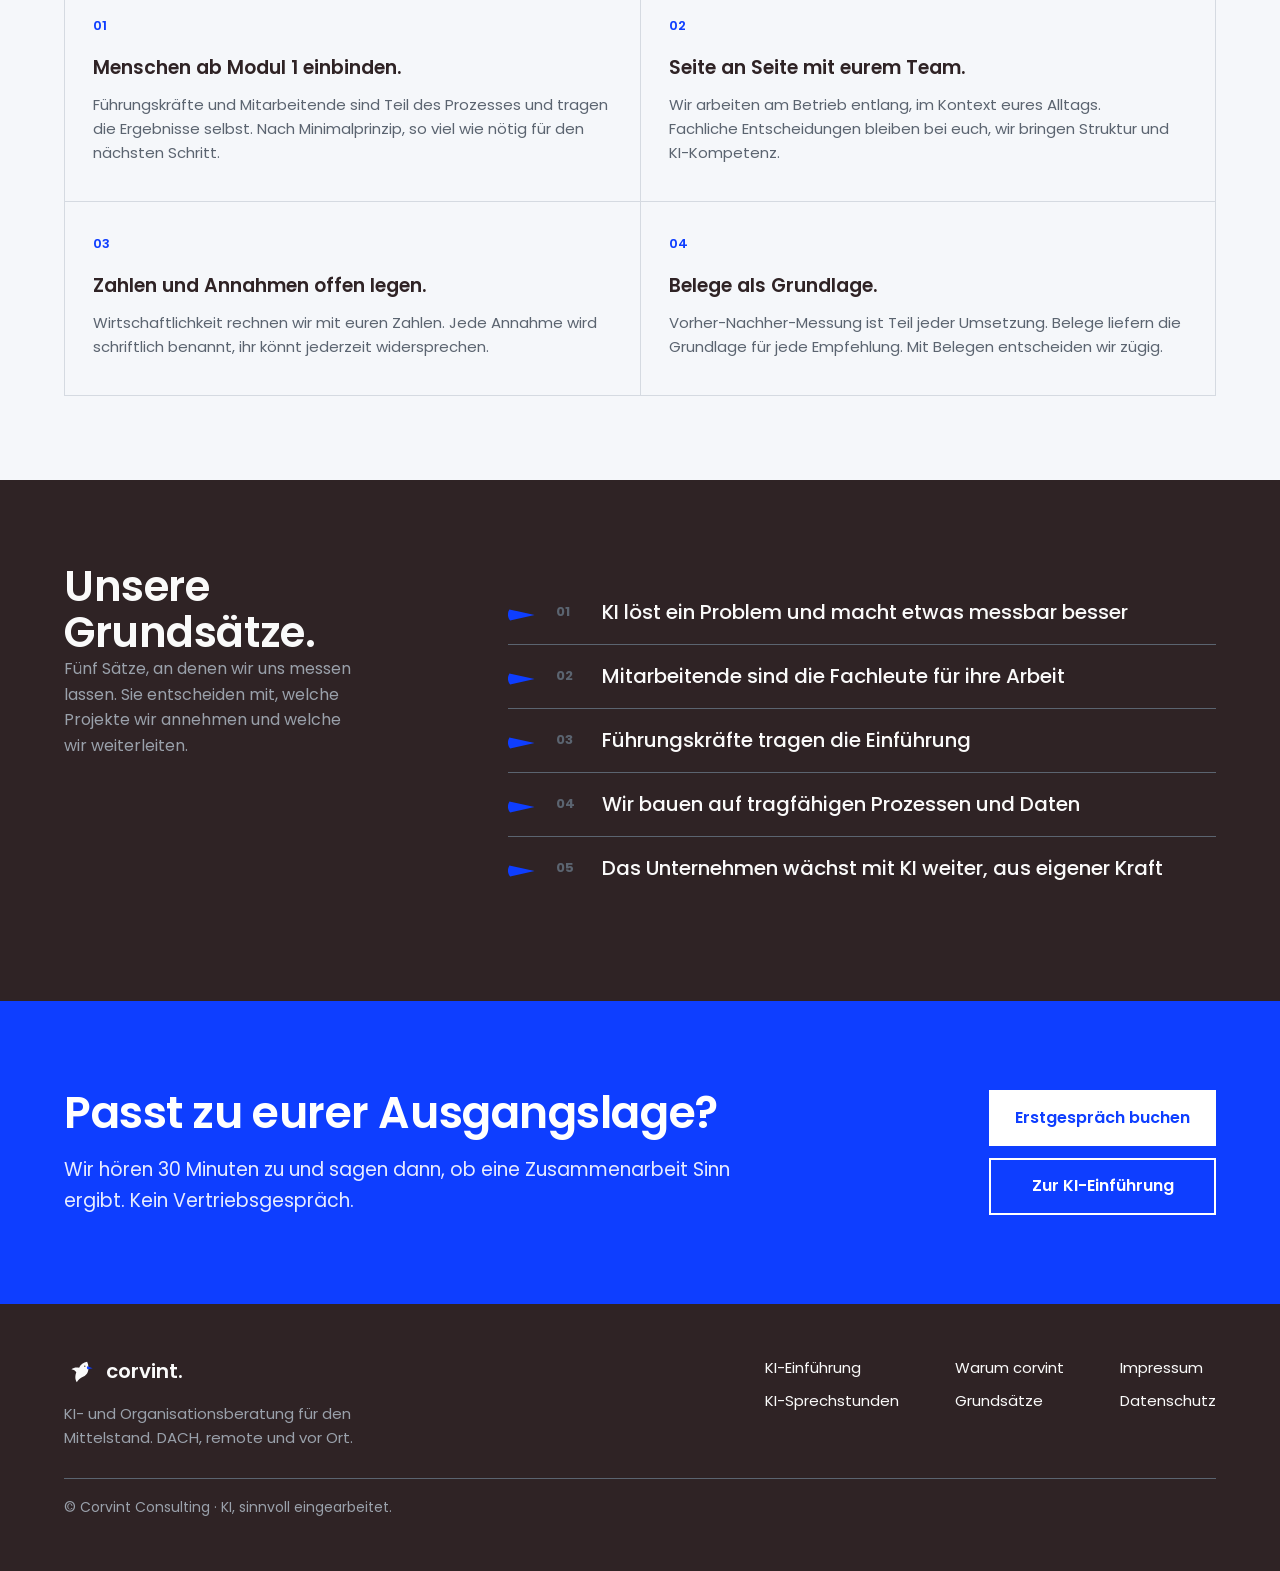
<file: warum-corvint.html>
<!doctype html>
<html lang="de">
  <head>
    <meta charset="utf-8" />
    <meta name="viewport" content="width=device-width, initial-scale=1" />
    <title>Warum corvint — corvint.</title>
    <meta
      name="description"
      content="Corvint ist die KI-Beratung für den Mittelstand von 20 bis 200 Mitarbeitenden. Zwei KI-Experten, eine Ansprechpartnerin, softwareneutral. Wer wir sind und wie wir arbeiten."
    />
    <meta name="robots" content="index,follow" />
    <meta name="theme-color" content="#FAFAFA" />
    <link rel="icon" type="image/svg+xml" href="assets/favicon.svg" />
    <link rel="preconnect" href="https://fonts.googleapis.com" />
    <link rel="preconnect" href="https://fonts.gstatic.com" crossorigin />
    <link
      href="https://fonts.googleapis.com/css2?family=Poppins:wght@400;500;600;700&display=swap"
      rel="stylesheet"
    />
    <link rel="stylesheet" href="assets/style.css" />
  </head>
  <body>
    <a class="skip-link" href="#main">Direkt zum Inhalt</a>
    <header class="site-header">
      <a class="brand" href="index.html" aria-label="Corvint Startseite">
        <svg
          class="raven raven--build"
          viewBox="0 0 180 180"
          width="38"
          height="38"
          aria-hidden="true"
        >
          <g class="raven__body">
            <path
              fill="#2F2325"
              d="M130 33c-20 3-37 15-45 33-15-4-31-1-43 8 13 2 22 8 27 17-8 21-7 41 3 57 8-15 20-25 35-31 18-7 29-23 30-42 1-16-1-30-7-42Z"
            ></path>
            <circle cx="117" cy="57" r="4" fill="#FAFAFA"></circle>
            <g class="raven__beak">
              <path fill="#0E3EFF" d="m131 57 30 12-29 5c-4-5-4-11-1-17Z"></path>
            </g>
            <path
              fill="none"
              stroke="#5B6470"
              stroke-linecap="round"
              stroke-width="5"
              d="M83 142 72 161m24-20 9 20"
            ></path>
          </g>
        </svg>
        <span class="brand__logo">corvint.</span>
      </a>
      <button
        class="menu-toggle"
        type="button"
        aria-expanded="false"
        aria-controls="site-nav"
        aria-label="Menü öffnen"
        data-menu-toggle
      >
        <svg viewBox="0 0 24 24" width="24" height="24" aria-hidden="true">
          <path
            stroke="#2F2325"
            stroke-width="2"
            stroke-linecap="round"
            fill="none"
            d="M4 7h16M4 12h16M4 17h16"
          ></path>
        </svg>
      </button>
      <nav class="nav" id="site-nav" aria-label="Hauptnavigation" data-nav>
        <button
          class="nav__close"
          type="button"
          aria-label="Menü schließen"
          data-menu-close
        >
          <svg viewBox="0 0 24 24" width="24" height="24" aria-hidden="true">
            <path
              stroke="#2F2325"
              stroke-width="2"
              stroke-linecap="round"
              d="M6 6l12 12M18 6L6 18"
            ></path>
          </svg>
        </button>
        <a class="nav__link" href="index.html">Start</a>
        <a class="nav__link" href="ki-einfuehrung.html">KI-Einführung</a>
        <a class="nav__link" href="ki-sprechstunden.html">KI-Sprechstunden</a>
        <a class="nav__link" href="warum-corvint.html" aria-current="page">Warum corvint</a>
        <a
          class="btn btn--primary btn--small"
          href="https://calendly.com/hannah-corvint/30min"
          target="_blank"
          rel="noopener"
          >Erstgespräch buchen</a
        >
      </nav>
    </header>

    <main id="main">
      <!-- Hero -->
      <section class="hero" aria-labelledby="page-titel">
        <div class="wrap wrap--hero hero__grid">
          <div class="hero__copy">
            <p class="hero__eyebrow">Warum corvint</p>
            <h1 id="page-titel" class="hero__title">
              Zwei KI-Experten, ein Vertrag, konkrete Wirkung im Alltag.
            </h1>
            <p class="hero__lead">
              Corvint ist die KI-Beratung für den Mittelstand von 20 bis 200
              Mitarbeitenden. Sitz in NRW, DACH-weit remote.
              Softwareneutral, direkt zum Ergebnis.
            </p>
            <div class="hero__actions">
              <a
                class="btn btn--primary"
                href="https://calendly.com/hannah-corvint/30min"
                target="_blank"
                rel="noopener"
                >Erstgespräch buchen</a
              >
              <a class="btn btn--secondary" href="#usp">Was uns unterscheidet</a>
              <span class="hero__note">30 Minuten · kostenlos</span>
            </div>
          </div>
          <div class="hero__raven" aria-hidden="true">
            <svg viewBox="0 0 180 180">
              <path
                fill="#2F2325"
                d="M130 33c-20 3-37 15-45 33-15-4-31-1-43 8 13 2 22 8 27 17-8 21-7 41 3 57 8-15 20-25 35-31 18-7 29-23 30-42 1-16-1-30-7-42Z"
              ></path>
              <circle cx="117" cy="57" r="4" fill="#FAFAFA"></circle>
              <path fill="#0E3EFF" d="m131 57 30 12-29 5c-4-5-4-11-1-17Z"></path>
              <path
                fill="none"
                stroke="#5B6470"
                stroke-linecap="round"
                stroke-width="5"
                d="M83 142 72 161m24-20 9 20"
              ></path>
            </svg>
          </div>
        </div>
      </section>

      <!-- Wer wir sind -->
      <section
        class="section"
        aria-labelledby="wer-titel"
      >
        <div class="wrap section__inner">
          <div class="section__head-text" style="max-width:900px">
            <h2 id="wer-titel" class="section__title">Wer wir sind.</h2>
            <p class="section__lead">
              Zwei KI-Experten mit unterschiedlichen Schwerpunkten. Für euch
              bleibt es eine Ansprechpartnerin.
            </p>
          </div>

          <!-- Hannah -->
          <div class="person-block">
            <figure class="person-block__portrait portrait--grayscale">
              <img
                src="assets/hannah-kaup.jpg"
                alt="Hannah Kaup"
                width="480"
                height="600"
                loading="lazy"
              />
              <figcaption class="person-block__portrait-caption">
                Hannah Kaup
              </figcaption>
            </figure>
            <div class="person-block__content">
              <div class="person-block__name">Hannah Kaup</div>
              <div class="person-block__role">
                Organisation · Menschen · Prozesse · KI
              </div>
              <div class="person-info">
                <span class="person-info__label">Rolle im Projekt</span>
                <p class="person-info__text">
                  Verantwortet Zielbild, Organisation und Befähigung. Führt
                  jedes Corvint-Projekt und ist die Ansprechpartnerin für
                  Entscheidungen und Kommunikation.
                </p>
              </div>
              <div class="person-info">
                <span class="person-info__label">Kernkompetenz</span>
                <p class="person-info__text">
                  Strategie, Prozesse und Change in Digitalisierungs- und
                  KI-Projekten.
                </p>
              </div>
              <details class="person-more">
                <summary>Mehr über Hannah</summary>
                <div class="person-more__body">
                  <p>
                    Zuvor Senior Consultant bei der CPC Unternehmensmanagement
                    AG. Leitet und begleitet ausschließlich Digitalisierungs­
                    projekte in Konzernen und Mittelstand, darunter auch KI.
                    Aktuell zudem Dozentin in der KI-Weiterbildung. Direkt:
                    <a href="mailto:hannah@corvint.de">hannah@corvint.de</a>.
                  </p>
                  <div class="qualifications">
                    <div class="qual-block">
                      <h4 class="qual-block__label">Kompetenzen</h4>
                      <ul class="qual-block__list">
                        <li>Strategie, Zielbild und Priorisierung</li>
                        <li>Prozesse, Rollen, Organisationsentwicklung</li>
                        <li>Governance und rechtliche Anforderungen</li>
                        <li>Befähigung der Teams</li>
                        <li>Change- und Adoptionsmanagement</li>
                        <li>Projektleitung</li>
                      </ul>
                    </div>
                    <div class="qual-block">
                      <h4 class="qual-block__label">Qualifikationen</h4>
                      <ul class="qual-block__list">
                        <li>Studium Wirtschaftspsychologie und Organisationswissenschaften</li>
                        <li>IHK-geprüfte Ausbildereignung</li>
                        <li>Mehrjährige Beratungserfahrung in der Digitalisierung, unter anderem KI (zuletzt CPC Unternehmensmanagement AG)</li>
                        <li>Dozentin in der KI-Weiterbildung</li>
                        <li>Erfahrung mit Konzernen und Mittelstand</li>
                      </ul>
                    </div>
                  </div>
                </div>
              </details>
            </div>
          </div>

          <!-- Hannes -->
          <div class="person-block">
            <figure class="person-placeholder" aria-hidden="true">
              <span class="person-placeholder__initials">HD</span>
              <span class="person-placeholder__note">Foto folgt</span>
            </figure>
            <div class="person-block__content">
              <div class="person-block__name">Hannes Duve</div>
              <div class="person-block__role">
                Technik · Daten · Schnittstellen · KI
              </div>
              <div class="person-info">
                <span class="person-info__label">Rolle im Projekt</span>
                <p class="person-info__text">
                  Verantwortet Machbarkeit, Architektur und technische
                  Umsetzung.
                </p>
              </div>
              <div class="person-info">
                <span class="person-info__label">Kernkompetenz</span>
                <p class="person-info__text">
                  Softwareentwicklung mit KI-Werkzeugen, Systemarchitektur und
                  Machbarkeit.
                </p>
              </div>
              <details class="person-more">
                <summary>Mehr über Hannes</summary>
                <div class="person-more__body">
                  <p>
                    Über sechs Jahre Softwareentwicklung für Apps, Web und
                    Cloud, zuletzt als Senior Developer im Finanz- und
                    HR-Bereich. Entwickelt täglich mit KI-Werkzeugen und
                    coacht Teams, die selbst mit KI programmieren.
                    <a
                      href="https://www.linkedin.com/in/hannes-duve/"
                      target="_blank"
                      rel="noopener"
                      >LinkedIn</a
                    >.
                  </p>
                  <div class="qualifications">
                    <div class="qual-block">
                      <h4 class="qual-block__label">Kompetenzen</h4>
                      <ul class="qual-block__list">
                        <li>Technische Machbarkeit und Aufwandsschätzung</li>
                        <li>Architektur und Systemlandschafts-Überblick</li>
                        <li>Prototypen und eigene Anwendungen</li>
                        <li>Werkzeug-Auswahl und -Anbindung</li>
                        <li>Sicherer Betrieb und IT-Übergabe</li>
                        <li>Partnering für große Integrationen</li>
                      </ul>
                    </div>
                    <div class="qual-block">
                      <h4 class="qual-block__label">Qualifikationen</h4>
                      <ul class="qual-block__list">
                        <li>Informatik-Studium, Freiburg</li>
                        <li>Ingenieurphysik-Studium, Chemnitz</li>
                        <li>Über 6 Jahre Softwareentwicklung (Apps, Web, Cloud)</li>
                        <li>Zuletzt Senior Developer im Finanz- und HR-Bereich</li>
                        <li>Tägliche Praxis mit KI-Werkzeugen</li>
                      </ul>
                    </div>
                  </div>
                </div>
              </details>
            </div>
          </div>

          <!-- Netzwerk-Partner -->
          <div class="partners">
            <div class="partners__text">
              <h3>Netzwerk-Partner</h3>
              <p>
                Bei Bedarf ziehen wir geprüfte Partner hinzu: Weiterbildung,
                Datenschutz, Recht. Alle mit eigener Fachexpertise, alle
                vertraglich eingebunden über Corvint. Für euch bleibt es ein
                Vertrag, eine Rechnung, eine Ansprechpartnerin.
              </p>
            </div>
            <figure class="partners__graphic" aria-hidden="true">
              <svg viewBox="0 0 400 280">
                <!-- Verbindungslinien -->
                <line x1="200" y1="140" x2="80" y2="70" stroke="#E4E2E3" stroke-width="1"/>
                <line x1="200" y1="140" x2="320" y2="70" stroke="#E4E2E3" stroke-width="1"/>
                <line x1="200" y1="140" x2="80" y2="210" stroke="#E4E2E3" stroke-width="1"/>
                <line x1="200" y1="140" x2="320" y2="210" stroke="#5B6470" stroke-width="1" stroke-dasharray="3 3" opacity="0.5"/>
                <!-- Zentraler Kreis: corvint -->
                <circle cx="200" cy="140" r="42" fill="#2F2325"/>
                <text x="200" y="145" text-anchor="middle" fill="#FAFAFA" font-family="Poppins, sans-serif" font-weight="600" font-size="14">corvint.</text>
                <!-- Partner-Knoten mit Labels -->
                <circle cx="80" cy="70" r="7" fill="#FAFAFA" stroke="#2F2325" stroke-width="1.5"/>
                <text x="80" y="48" text-anchor="middle" fill="#2F2325" font-family="Poppins, sans-serif" font-size="12" font-weight="500">Weiterbildung</text>
                <circle cx="320" cy="70" r="7" fill="#FAFAFA" stroke="#2F2325" stroke-width="1.5"/>
                <text x="320" y="48" text-anchor="middle" fill="#2F2325" font-family="Poppins, sans-serif" font-size="12" font-weight="500">Datenschutz</text>
                <circle cx="80" cy="210" r="7" fill="#FAFAFA" stroke="#2F2325" stroke-width="1.5"/>
                <text x="80" y="240" text-anchor="middle" fill="#2F2325" font-family="Poppins, sans-serif" font-size="12" font-weight="500">Recht</text>
                <!-- Platzhalter: bei Bedarf -->
                <circle cx="320" cy="210" r="7" fill="#FAFAFA" stroke="#5B6470" stroke-width="1" stroke-dasharray="2 2"/>
                <text x="320" y="240" text-anchor="middle" fill="#5B6470" font-family="Poppins, sans-serif" font-size="11" font-weight="400">bei Bedarf</text>
              </svg>
            </figure>
          </div>
        </div>
      </section>

      <!-- Was uns unterscheidet -->
      <section
        id="usp"
        class="section section--dark"
        aria-labelledby="usp-titel"
      >
        <div class="wrap section__inner">
          <div class="section__head-text" style="max-width:900px">
            <h2 id="usp-titel" class="section__title">
              Was uns unterscheidet.
            </h2>
          </div>

          <div class="hairline-grid hairline-grid--3 hairline-grid--compact">
            <article class="hairline-cell">
              <span class="hairline-cell__n">01</span>
              <h3 class="hairline-cell__title">Softwareneutral</h3>
              <p class="hairline-cell__body">
                Frei von Provisionen und Anbieter-Bindungen. Wir wählen
                Werkzeuge nach eurem Fall, nach eurem Nutzen.
              </p>
            </article>
            <article class="hairline-cell">
              <span class="hairline-cell__n">02</span>
              <h3 class="hairline-cell__title">Zwei Experten, ein Vertrag</h3>
              <p class="hairline-cell__body">
                Hannah für Organisation und Prozesse, Hannes für Technik und
                Daten. Ein Ansprechpartner, ein Angebot, eine Rechnung.
              </p>
            </article>
            <article class="hairline-cell">
              <span class="hairline-cell__n">03</span>
              <h3 class="hairline-cell__title">KI im Alltag</h3>
              <p class="hairline-cell__body">
                Wir bringen KI dorthin, wo die Arbeit passiert. Ergebnis
                belegt mit euren Zahlen.
              </p>
            </article>
            <article class="hairline-cell">
              <span class="hairline-cell__n">04</span>
              <h3 class="hairline-cell__title">Minimalprinzip</h3>
              <p class="hairline-cell__body">
                Wir bauen nur, was der jeweilige Fall verlangt. Endliche
                Beratung, klar zu Ende gedacht.
              </p>
            </article>
            <article class="hairline-cell">
              <span class="hairline-cell__n">05</span>
              <h3 class="hairline-cell__title">Ehrliche Empfehlung</h3>
              <p class="hairline-cell__body">
                Auch „wartet noch" oder „lohnt sich gerade wenig" ist eine
                Empfehlung. Wir sagen es mit Begründung.
              </p>
            </article>
            <article class="hairline-cell">
              <span class="hairline-cell__n">06</span>
              <h3 class="hairline-cell__title">Systemischer Blick</h3>
              <p class="hairline-cell__body">
                Mensch, Organisation und Technik betrachten wir als
                Zusammenspiel. Kompetenzen in allen drei Bereichen bringen wir
                mit.
              </p>
            </article>
          </div>
        </div>
      </section>

      <!-- Wie wir arbeiten -->
      <section
        class="section section--tone"
        aria-labelledby="wie-titel"
      >
        <div class="wrap section__inner">
          <div class="section__head-text" style="max-width:900px">
            <h2 id="wie-titel" class="section__title">Wie wir arbeiten.</h2>
            <p class="section__lead">
              Vier Prinzipien, die jede Zusammenarbeit tragen. Ihr könnt uns
              nach jedem davon fragen.
            </p>
          </div>

          <div class="hairline-grid hairline-grid--2">
            <article class="hairline-cell">
              <span class="hairline-cell__n">01</span>
              <h3 class="hairline-cell__title">Menschen ab Modul 1 einbinden.</h3>
              <p class="hairline-cell__body">
                Führungskräfte und Mitarbeitende sind Teil des Prozesses und
                tragen die Ergebnisse selbst. Nach Minimalprinzip, so viel wie
                nötig für den nächsten Schritt.
              </p>
            </article>
            <article class="hairline-cell">
              <span class="hairline-cell__n">02</span>
              <h3 class="hairline-cell__title">Seite an Seite mit eurem Team.</h3>
              <p class="hairline-cell__body">
                Wir arbeiten am Betrieb entlang, im Kontext eures Alltags.
                Fachliche Entscheidungen bleiben bei euch, wir bringen Struktur
                und KI-Kompetenz.
              </p>
            </article>
            <article class="hairline-cell">
              <span class="hairline-cell__n">03</span>
              <h3 class="hairline-cell__title">Zahlen und Annahmen offen legen.</h3>
              <p class="hairline-cell__body">
                Wirtschaftlichkeit rechnen wir mit euren Zahlen. Jede Annahme
                wird schriftlich benannt, ihr könnt jederzeit widersprechen.
              </p>
            </article>
            <article class="hairline-cell">
              <span class="hairline-cell__n">04</span>
              <h3 class="hairline-cell__title">Belege als Grundlage.</h3>
              <p class="hairline-cell__body">
                Vorher-Nachher-Messung ist Teil jeder Umsetzung. Belege liefern
                die Grundlage für jede Empfehlung. Mit Belegen entscheiden wir
                zügig.
              </p>
            </article>
          </div>
        </div>
      </section>

      <!-- Grundsätze (dunkel) -->
      <section
        id="grundsaetze-page"
        class="section--dark"
        aria-labelledby="grundsaetze-titel"
      >
        <div class="wrap principles">
          <div>
            <h2
              id="grundsaetze-titel"
              class="principles__intro-title"
            >
              Unsere Grundsätze.
            </h2>
            <div class="principles__intro-body">
              Fünf Sätze, an denen wir uns messen lassen. Sie entscheiden mit,
              welche Projekte wir annehmen und welche wir weiterleiten.
            </div>
          </div>
          <ol class="principles__list" role="list">
            <li class="principle">
              <svg
                class="beak"
                viewBox="0 0 40 22"
                width="28"
                height="16"
                aria-hidden="true"
              >
                <path fill="#0E3EFF" d="M2 3 38 11 3 19c-4-5-4-11-1-16Z"></path>
              </svg>
              <span class="principle__n">01</span>
              <span class="principle__text"
                >KI löst ein Problem und macht etwas messbar besser</span
              >
            </li>
            <li class="principle">
              <svg
                class="beak"
                viewBox="0 0 40 22"
                width="28"
                height="16"
                aria-hidden="true"
              >
                <path fill="#0E3EFF" d="M2 3 38 11 3 19c-4-5-4-11-1-16Z"></path>
              </svg>
              <span class="principle__n">02</span>
              <span class="principle__text"
                >Mitarbeitende sind die Fachleute für ihre Arbeit</span
              >
            </li>
            <li class="principle">
              <svg
                class="beak"
                viewBox="0 0 40 22"
                width="28"
                height="16"
                aria-hidden="true"
              >
                <path fill="#0E3EFF" d="M2 3 38 11 3 19c-4-5-4-11-1-16Z"></path>
              </svg>
              <span class="principle__n">03</span>
              <span class="principle__text"
                >Führungskräfte tragen die Einführung</span
              >
            </li>
            <li class="principle">
              <svg
                class="beak"
                viewBox="0 0 40 22"
                width="28"
                height="16"
                aria-hidden="true"
              >
                <path fill="#0E3EFF" d="M2 3 38 11 3 19c-4-5-4-11-1-16Z"></path>
              </svg>
              <span class="principle__n">04</span>
              <span class="principle__text"
                >Wir bauen auf tragfähigen Prozessen und Daten</span
              >
            </li>
            <li class="principle">
              <svg
                class="beak"
                viewBox="0 0 40 22"
                width="28"
                height="16"
                aria-hidden="true"
              >
                <path fill="#0E3EFF" d="M2 3 38 11 3 19c-4-5-4-11-1-16Z"></path>
              </svg>
              <span class="principle__n">05</span>
              <span class="principle__text"
                >Das Unternehmen wächst mit KI weiter, aus eigener Kraft</span
              >
            </li>
          </ol>
        </div>
      </section>

      <!-- CTA -->
      <section class="cta" aria-labelledby="cta-titel">
        <div class="wrap cta__inner">
          <div class="cta__text">
            <h2 id="cta-titel" class="cta__title">
              Passt zu eurer Ausgangslage?
            </h2>
            <p class="cta__lead">
              Wir hören 30 Minuten zu und sagen dann, ob eine Zusammenarbeit
              Sinn ergibt. Kein Vertriebsgespräch.
            </p>
          </div>
          <div class="cta__actions">
            <a
              class="btn btn--on-dark"
              href="https://calendly.com/hannah-corvint/30min"
              target="_blank"
              rel="noopener"
              >Erstgespräch buchen</a
            >
            <a class="btn btn--ghost-on-dark" href="ki-einfuehrung.html"
              >Zur KI-Einführung</a
            >
          </div>
        </div>
      </section>
    </main>

    <footer class="site-footer">
      <div class="wrap site-footer__top">
        <div class="site-footer__brand">
          <div class="site-footer__brand-row">
            <svg
              viewBox="0 0 180 180"
              width="32"
              height="32"
              aria-hidden="true"
            >
              <path
                fill="#FAFAFA"
                d="M130 33c-20 3-37 15-45 33-15-4-31-1-43 8 13 2 22 8 27 17-8 21-7 41 3 57 8-15 20-25 35-31 18-7 29-23 30-42 1-16-1-30-7-42Z"
              ></path>
              <path fill="#0E3EFF" d="m131 57 30 12-29 5c-4-5-4-11-1-17Z"></path>
              <circle cx="117" cy="57" r="4" fill="#2F2325"></circle>
            </svg>
            <span class="site-footer__brand-word">corvint.</span>
          </div>
          <div class="site-footer__desc">
            KI- und Organisationsberatung für den Mittelstand. DACH, remote und
            vor Ort.
          </div>
        </div>
        <div class="site-footer__cols">
          <nav class="site-footer__col" aria-label="Leistungen">
            <a href="ki-einfuehrung.html">KI-Einführung</a>
            <a href="ki-sprechstunden.html">KI-Sprechstunden</a>
          </nav>
          <nav class="site-footer__col" aria-label="Unternehmen">
            <a href="warum-corvint.html">Warum corvint</a>
            <a href="warum-corvint.html#grundsaetze-page">Grundsätze</a>
          </nav>
          <nav class="site-footer__col" aria-label="Rechtliches">
            <a href="impressum.html">Impressum</a>
            <a href="datenschutz.html">Datenschutz</a>
          </nav>
        </div>
      </div>
      <div class="wrap site-footer__legal">
        © Corvint Consulting · KI, sinnvoll eingearbeitet.
      </div>
    </footer>

    <script src="assets/app.js" defer></script>
  </body>
</html>
</file>
<file: assets/style.css>
/* Corvint — Preview build
 * Tokens & Basis aus Design-Handoff (design_handoff_corvint_startseite/README.md).
 * Alle Werte 1:1 aus dem Handoff; keine Radien, keine Schatten.
 */

:root {
  --ink: #2f2325;
  --blue: #0e3eff;
  --blue-hover: #0a31cc;
  --blue-tint: #f1f4ff;
  --blue-tint-2: #e3eaff;
  --slate: #5b6470;
  --slate-light: #9aa1ab;
  --paper: #fafafa;
  --white: #ffffff;
  --rule: #e4e2e3;
}

*,
*::before,
*::after {
  box-sizing: border-box;
}

html {
  -webkit-text-size-adjust: 100%;
  scroll-behavior: smooth;
}
@media (prefers-reduced-motion: reduce) {
  html {
    scroll-behavior: auto;
  }
}
[id] {
  scroll-margin-top: 92px;
}

body {
  margin: 0;
  background: var(--paper);
  font-family: "Poppins", system-ui, -apple-system, "Segoe UI", sans-serif;
  color: var(--ink);
  font-size: 17px;
  line-height: 1.55;
  text-wrap: pretty;
}

a {
  color: var(--blue);
  text-decoration: none;
  border-bottom: 1px solid var(--blue);
  transition: color 150ms ease-out, border-color 150ms ease-out;
}
a:hover,
a:focus-visible {
  color: var(--blue-hover);
  border-bottom-color: var(--blue-hover);
}
a:focus-visible {
  outline: 2px solid var(--blue);
  outline-offset: 3px;
}

button {
  font-family: inherit;
  font-size: inherit;
  color: inherit;
  cursor: pointer;
}
button:focus-visible {
  outline: 2px solid var(--blue);
  outline-offset: 3px;
}

h1,
h2,
h3,
p {
  margin: 0;
}

img,
svg {
  display: block;
  max-width: 100%;
}

.skip-link {
  position: absolute;
  left: -9999px;
  top: 0;
  padding: 12px 18px;
  background: var(--ink);
  color: var(--paper);
  font-weight: 600;
  border-bottom: 0;
  z-index: 100;
}
.skip-link:focus {
  left: 12px;
  top: 12px;
  color: var(--paper);
}

/* Container */
.wrap {
  max-width: 1312px;
  margin: 0 auto;
  width: 100%;
}
.wrap--hero {
  max-width: 1440px;
}

/* Header */
.site-header {
  background: var(--paper);
  border-bottom: 1px solid var(--rule);
  padding: 20px 64px;
  display: flex;
  align-items: center;
  justify-content: space-between;
  gap: 24px;
  position: sticky;
  top: 0;
  z-index: 20;
}
.brand {
  display: flex;
  align-items: center;
  gap: 12px;
  border-bottom: 0;
  color: var(--ink);
}
.brand:hover {
  color: var(--ink);
}
.brand__logo {
  font-size: 22px;
  font-weight: 600;
  letter-spacing: -0.01em;
}
.raven {
  flex: none;
}
.raven--build .raven__body {
  animation: bodyRise 700ms ease-out both;
  transform-origin: center;
}
.raven--build .raven__beak {
  animation: beakIn 700ms ease-out both;
}
@keyframes bodyRise {
  0% {
    transform: translateY(12px);
  }
  100% {
    transform: translateY(0);
  }
}
@keyframes beakIn {
  0%,
  30% {
    transform: translateX(-14px);
  }
  100% {
    transform: translateX(0);
  }
}
@media (prefers-reduced-motion: reduce) {
  .raven--build .raven__body,
  .raven--build .raven__beak {
    animation: none;
  }
}

.nav {
  display: flex;
  align-items: center;
  gap: 30px;
  font-size: 15px;
}
.nav__link {
  color: var(--ink);
  border-bottom: 0;
  font-weight: 400;
}
.nav__link:hover,
.nav__link:focus-visible {
  color: var(--blue);
}
.nav__link[aria-current="page"] {
  color: var(--blue);
}
.nav__close,
.menu-toggle {
  display: none;
  border: 0;
  background: transparent;
  padding: 6px;
  color: var(--ink);
  cursor: pointer;
}
.menu-toggle:hover,
.menu-toggle:focus-visible,
.nav__close:hover,
.nav__close:focus-visible {
  color: var(--blue);
}

.btn {
  display: inline-flex;
  align-items: center;
  justify-content: center;
  font-family: inherit;
  font-size: 16px;
  font-weight: 600;
  padding: 16px 26px;
  border: 0;
  background: transparent;
  color: var(--ink);
  cursor: pointer;
  transition: background 150ms ease-out, border-color 150ms ease-out,
    color 150ms ease-out;
  border-bottom: 0;
  text-align: center;
}
.btn--primary {
  background: var(--blue);
  color: var(--white);
}
.btn--primary:hover,
.btn--primary:focus-visible {
  background: var(--blue-hover);
  color: var(--white);
}
.btn--secondary {
  border: 2px solid var(--ink);
  padding: 14px 26px;
  color: var(--ink);
}
.btn--secondary:hover,
.btn--secondary:focus-visible {
  background: var(--ink);
  color: var(--paper);
}
.btn--small {
  font-size: 15px;
  padding: 11px 18px;
}
.btn--on-dark {
  background: var(--white);
  color: var(--blue);
}
.btn--on-dark:hover,
.btn--on-dark:focus-visible {
  background: var(--paper);
  color: var(--blue-hover);
}
.btn--ghost-on-dark {
  border: 2px solid var(--white);
  color: var(--white);
  padding: 14px 26px;
}
.btn--ghost-on-dark:hover,
.btn--ghost-on-dark:focus-visible {
  background: var(--white);
  color: var(--blue);
}

/* Hero */
.hero {
  padding: 84px 64px 72px;
  margin: 0 auto;
}
.hero__grid {
  display: grid;
  grid-template-columns: minmax(0, 1.1fr) minmax(0, 1fr);
  gap: 72px;
  align-items: center;
}
.hero__copy {
  display: flex;
  flex-direction: column;
  gap: 24px;
}
.hero__eyebrow {
  font-size: 12px;
  letter-spacing: 0.14em;
  text-transform: uppercase;
  font-weight: 700;
  color: var(--slate);
}
.hero__title {
  font-size: 58px;
  font-weight: 600;
  line-height: 1.06;
  letter-spacing: -0.02em;
}
.hero__lead {
  font-size: 20px;
  line-height: 1.55;
  color: var(--slate);
  max-width: 600px;
}
.hero__actions {
  display: flex;
  gap: 14px;
  flex-wrap: wrap;
  align-items: center;
}
.hero__note {
  font-size: 14px;
  color: var(--slate);
}
.hero__segments {
  display: flex;
  flex-wrap: wrap;
  gap: 8px 10px;
  align-items: baseline;
  margin-top: 8px;
  padding-top: 20px;
  border-top: 1px solid var(--rule);
  font-size: 13px;
  color: var(--slate);
  line-height: 1.5;
}
.hero__segments-label {
  font-size: 12px;
  letter-spacing: 0.14em;
  text-transform: uppercase;
  font-weight: 700;
  color: var(--ink);
  margin-right: 4px;
}

.case-card {
  border: 2px solid var(--ink);
  background: var(--white);
}
.case-card__head {
  border-bottom: 1px solid var(--rule);
  padding: 16px 24px;
  font-size: 12px;
  letter-spacing: 0.14em;
  text-transform: uppercase;
  font-weight: 700;
  color: var(--slate);
}
.case-card__body {
  padding: 28px 24px;
  display: flex;
  flex-direction: column;
  gap: 22px;
}
.case-card__title {
  font-size: 22px;
  font-weight: 600;
}
.bars {
  display: flex;
  flex-direction: column;
  gap: 14px;
}
.bar {
  display: flex;
  flex-direction: column;
  gap: 6px;
}
.bar__row {
  display: flex;
  justify-content: space-between;
  font-size: 14px;
  color: var(--slate);
}
.bar__value {
  font-weight: 600;
  color: var(--ink);
}
.bar__value--blue {
  color: var(--blue);
}
.bar__track {
  height: 16px;
  background: var(--rule);
}
.bar__fill {
  height: 100%;
  background: var(--ink);
}
.bar__fill--blue {
  background: var(--blue);
  transition: width 200ms ease-out;
}
.stats {
  display: flex;
  gap: 32px;
  border-top: 2px solid var(--ink);
  padding-top: 18px;
}
.stat__value {
  font-size: 30px;
  font-weight: 600;
}
.stat__label {
  font-size: 14px;
  color: var(--slate);
}
.footnote {
  font-size: 13px;
  color: var(--slate);
  line-height: 1.5;
}

/* Section */
.section {
  padding: 84px 64px;
}
.section--white {
  background: var(--white);
  border-top: 1px solid var(--rule);
  border-bottom: 1px solid var(--rule);
}
.section--paper {
  background: var(--paper);
}
.section--top-rule {
  border-top: 1px solid var(--rule);
}
.section__inner {
  display: flex;
  flex-direction: column;
  gap: 36px;
}
.section__head {
  display: flex;
  align-items: flex-end;
  justify-content: space-between;
  gap: 48px;
  flex-wrap: wrap;
}
.section__head-text {
  display: flex;
  flex-direction: column;
  gap: 12px;
  max-width: 760px;
}
.section__title {
  font-size: 42px;
  font-weight: 600;
  line-height: 1.1;
  letter-spacing: -0.01em;
}
.section__lead {
  font-size: 18px;
  line-height: 1.55;
  color: var(--slate);
}

/* Legende Mensch/KI */
.legend {
  display: flex;
  gap: 18px;
  align-items: center;
  font-size: 14px;
  color: var(--slate);
  padding-bottom: 4px;
}
.legend__item {
  display: flex;
  align-items: center;
  gap: 8px;
}

/* Reiter (Fall-Umschalter) */
.tabs {
  display: grid;
  grid-template-columns: repeat(3, minmax(0, 1fr));
  gap: 2px;
  background: var(--rule);
}
.tab {
  border: 0;
  border-top: 4px solid var(--rule);
  background: var(--paper);
  padding: 22px 26px;
  display: flex;
  flex-direction: column;
  gap: 6px;
  align-items: flex-start;
  text-align: left;
  transition: background 150ms ease-out, border-color 150ms ease-out;
}
.tab[aria-selected="true"] {
  background: var(--white);
  border-top-color: var(--blue);
}
.tab__name {
  font-size: 20px;
  font-weight: 600;
  line-height: 1.25;
}
.tab__who {
  font-size: 15px;
  color: var(--slate);
  line-height: 1.45;
}

/* Prozessschritte */
.steps {
  display: grid;
  grid-template-columns: repeat(4, minmax(0, 1fr));
  gap: 16px;
}
.step {
  border: 2px solid var(--ink);
  background: var(--white);
  padding: 20px;
  display: flex;
  flex-direction: column;
  gap: 14px;
}
.step--ki {
  border-color: var(--blue);
  background: var(--blue-tint);
}
.step__meta {
  display: flex;
  align-items: center;
  justify-content: space-between;
}
.step__n,
.step__who {
  font-size: 12px;
  font-weight: 700;
  letter-spacing: 0.08em;
  color: var(--slate);
}
.step--ki .step__who {
  color: var(--blue);
}
.step__title {
  font-size: 19px;
  font-weight: 600;
  line-height: 1.25;
}
.step__body {
  font-size: 15px;
  line-height: 1.5;
  color: var(--slate);
}

/* Auswertungsband */
.summary {
  border: 2px solid var(--ink);
  display: grid;
  grid-template-columns: minmax(0, 1fr) minmax(0, 1fr) minmax(0, 1.2fr);
}
.summary__cell {
  padding: 28px 32px;
  display: flex;
  flex-direction: column;
  gap: 16px;
  border-right: 1px solid var(--rule);
}
.summary__cell:last-child {
  border-right: 0;
}
.eyebrow {
  font-size: 12px;
  letter-spacing: 0.14em;
  text-transform: uppercase;
  font-weight: 700;
  color: var(--slate);
}
.eyebrow--blue {
  color: var(--blue);
}
.effort {
  display: flex;
  align-items: baseline;
  gap: 14px;
}
.effort__old {
  font-size: 34px;
  font-weight: 600;
  text-decoration: line-through;
  text-decoration-thickness: 2px;
  color: var(--slate);
}
.effort__new {
  font-size: 44px;
  font-weight: 600;
  color: var(--blue);
}
.monthly {
  display: flex;
  flex-direction: column;
  gap: 10px;
}
.monthly__row {
  display: flex;
  justify-content: space-between;
  align-items: baseline;
}
.monthly__row + .monthly__row {
  border-top: 1px solid var(--rule);
  padding-top: 10px;
}
.monthly__label {
  font-size: 15px;
  color: var(--slate);
}
.monthly__value {
  font-size: 26px;
  font-weight: 600;
}
.monthly__value--blue {
  color: var(--blue);
}
.assumptions__item {
  display: flex;
  gap: 14px;
  align-items: flex-start;
  border-top: 1px solid var(--rule);
  padding-top: 10px;
}
.assumptions__item:first-child {
  border-top: 0;
  padding-top: 0;
}
.beak {
  flex: none;
  margin-top: 6px;
}
.assumptions__text {
  font-size: 15px;
  line-height: 1.5;
  color: var(--slate);
}

/* Bekannt vor — Problemliste + Antwortkarte */
.problems {
  display: grid;
  grid-template-columns: minmax(0, 1fr) minmax(0, 1.25fr);
  gap: 44px;
  align-items: start;
}
.problems__list {
  display: flex;
  flex-direction: column;
}
.problem {
  border: 0;
  border-top: 1px solid var(--rule);
  border-left: 4px solid transparent;
  background: transparent;
  padding: 20px 22px;
  display: flex;
  gap: 18px;
  align-items: baseline;
  text-align: left;
  transition: background 150ms ease-out, border-color 150ms ease-out;
}
.problem:first-child {
  border-top: 2px solid var(--ink);
}
.problem:last-child {
  border-bottom: 2px solid var(--ink);
}
.problem[aria-selected="true"] {
  background: var(--white);
  border-left-color: var(--blue);
}
.problem__n {
  font-size: 13px;
  font-weight: 700;
  color: var(--slate);
}
.problem__title {
  font-size: 20px;
  font-weight: 600;
  line-height: 1.3;
}
.answer {
  background: var(--white);
  border: 2px solid var(--ink);
  padding: 32px 36px;
  display: flex;
  flex-direction: column;
  gap: 20px;
}
.answer__block {
  display: flex;
  flex-direction: column;
  gap: 8px;
}
.answer__block + .answer__block {
  border-top: 2px solid var(--ink);
  padding-top: 20px;
}
.answer__text {
  font-size: 18px;
  line-height: 1.6;
}
.answer__text--muted {
  color: var(--slate);
}

/* Vier Seiten */
.dimensions {
  display: grid;
  grid-template-columns: repeat(4, minmax(0, 1fr));
  gap: 0;
}
.dimension {
  border-top: 3px solid var(--ink);
  padding: 22px 28px 0 0;
  display: flex;
  flex-direction: column;
  gap: 10px;
}
.dimension + .dimension {
  padding-left: 28px;
}
.dimension:last-child {
  padding-right: 0;
}
.dimension__label {
  font-size: 13px;
  font-weight: 700;
  color: var(--blue);
  letter-spacing: 0.02em;
  display: flex;
  align-items: center;
  gap: 10px;
}
.dimension__beak {
  flex: none;
}
.dimension__body {
  font-size: 16px;
  line-height: 1.6;
  color: var(--slate);
}
.principle-row {
  display: grid;
  grid-template-columns: minmax(0, 420px) minmax(0, 1fr);
  gap: 48px;
  border-top: 2px solid var(--ink);
  padding-top: 26px;
  align-items: start;
}
.principle-row__lead {
  font-size: 24px;
  font-weight: 600;
  line-height: 1.3;
}
.principle-row__body {
  font-size: 17px;
  line-height: 1.6;
  color: var(--slate);
}

/* Der Weg dahin (Module) */
.modules {
  display: grid;
  grid-template-columns: repeat(3, minmax(0, 1fr));
  gap: 24px;
}
.module {
  background: var(--white);
  border: 2px solid var(--ink);
  padding: 26px 28px;
  display: flex;
  flex-direction: column;
  gap: 12px;
}
.module__head {
  display: flex;
  align-items: center;
  gap: 12px;
}
.module__label {
  font-size: 13px;
  font-weight: 700;
  letter-spacing: 0.1em;
  color: var(--slate);
}
.module__title {
  font-size: 22px;
  font-weight: 600;
}
.module__body {
  font-size: 16px;
  line-height: 1.55;
  color: var(--slate);
}

/* Grundsätze (dunkel) */
.section--dark {
  background: var(--ink);
  padding: 84px 64px;
}
.principles {
  display: grid;
  grid-template-columns: minmax(0, 340px) minmax(0, 1fr);
  gap: 64px;
  align-items: start;
}
.principles__intro-title {
  font-size: 42px;
  font-weight: 600;
  line-height: 1.1;
  color: var(--paper);
  letter-spacing: -0.01em;
}
.principles__intro-body {
  font-size: 16px;
  line-height: 1.6;
  color: var(--slate-light);
}
.principles__list {
  display: flex;
  flex-direction: column;
}
.principle {
  display: flex;
  gap: 20px;
  align-items: center;
  padding: 18px 0;
  border-bottom: 1px solid var(--slate);
}
.principle:last-child {
  border-bottom: 0;
}
.principle__n {
  font-size: 13px;
  font-weight: 700;
  color: var(--slate);
  width: 26px;
}
.principle__text {
  font-size: 20px;
  font-weight: 500;
  color: var(--paper);
  line-height: 1.35;
}

/* Ansprechpartnerin */
.person {
  display: grid;
  grid-template-columns: minmax(0, 260px) minmax(0, 1fr) minmax(0, 340px);
  gap: 48px;
  align-items: center;
}
.person__portrait {
  margin: 0;
  border: 2px solid var(--ink);
  background: var(--paper);
  display: flex;
  flex-direction: column;
}
.person__portrait img {
  width: 100%;
  height: auto;
  aspect-ratio: 4 / 5;
  object-fit: cover;
  object-position: 50% 30%;
  display: block;
}
.person__portrait-caption {
  padding: 12px 16px;
  border-top: 1px solid var(--rule);
  font-size: 12px;
  letter-spacing: 0.14em;
  text-transform: uppercase;
  font-weight: 700;
  color: var(--slate);
}
.person__text {
  display: flex;
  flex-direction: column;
  gap: 20px;
}
.person__title {
  font-size: 40px;
  font-weight: 600;
  line-height: 1.1;
  letter-spacing: -0.01em;
}
.person__lead {
  font-size: 18px;
  line-height: 1.6;
  color: var(--slate);
}
.person__facts {
  display: flex;
  gap: 40px;
  border-top: 2px solid var(--ink);
  padding-top: 20px;
  flex-wrap: wrap;
}
.person__fact-value {
  font-size: 19px;
  font-weight: 600;
}
.person__fact-label {
  font-size: 14px;
  color: var(--slate);
}

/* CTA blau */
.cta {
  background: var(--blue);
  padding: 88px 64px;
}
.cta__inner {
  display: flex;
  gap: 64px;
  align-items: center;
  justify-content: space-between;
  flex-wrap: wrap;
}
.cta__text {
  display: flex;
  flex-direction: column;
  gap: 18px;
  max-width: 720px;
}
.cta__title {
  font-size: 44px;
  font-weight: 600;
  line-height: 1.1;
  color: var(--white);
  letter-spacing: -0.01em;
}
.cta__lead {
  font-size: 19px;
  line-height: 1.6;
  color: var(--white);
  opacity: 0.9;
}
.cta__actions {
  flex: none;
  display: flex;
  flex-direction: column;
  gap: 12px;
}

/* Footer */
.site-footer {
  background: var(--ink);
  padding: 52px 64px;
  display: flex;
  flex-direction: column;
  gap: 28px;
}
.site-footer__top {
  display: flex;
  gap: 64px;
  align-items: flex-start;
  justify-content: space-between;
  flex-wrap: wrap;
}
.site-footer__brand {
  display: flex;
  flex-direction: column;
  gap: 14px;
  max-width: 340px;
}
.site-footer__brand-row {
  display: flex;
  align-items: center;
  gap: 10px;
}
.site-footer__brand-word {
  font-size: 20px;
  font-weight: 600;
  color: var(--paper);
}
.site-footer__desc {
  font-size: 15px;
  line-height: 1.6;
  color: var(--slate-light);
}
.site-footer__cols {
  display: flex;
  gap: 56px;
  font-size: 15px;
  color: var(--paper);
  flex-wrap: wrap;
}
.site-footer__col {
  display: flex;
  flex-direction: column;
  gap: 10px;
}
.site-footer__col a {
  color: var(--paper);
  border-bottom: 0;
}
.site-footer__col a:hover,
.site-footer__col a:focus-visible {
  color: var(--blue-tint);
}
.site-footer__legal {
  border-top: 1px solid var(--slate);
  padding-top: 18px;
  font-size: 14px;
  color: var(--slate-light);
}

/* -------------------------------------------------------------
 * Unterseiten-Muster: Sidebar mit Sprungnav + Content
 * ----------------------------------------------------------- */

.page {
  display: grid;
  grid-template-columns: minmax(0, 240px) minmax(0, 1fr);
  gap: 80px;
  max-width: 1312px;
  margin: 0 auto;
  padding: 48px 64px 96px;
}
.page__sidebar {
  position: sticky;
  top: 92px;
  align-self: start;
  max-height: calc(100vh - 108px);
  overflow-y: auto;
}
.page__main {
  display: flex;
  flex-direction: column;
  gap: 96px;
  min-width: 0;
}

/* Sub-Hero (kompakter als Startseite) — optional mit Info-Karte rechts */
.sub-hero {
  padding: 56px 64px 32px;
  max-width: 1312px;
  margin: 0 auto;
  width: 100%;
  box-sizing: border-box;
  display: flex;
  flex-direction: column;
  gap: 20px;
}
.sub-hero--split {
  display: grid;
  grid-template-columns: minmax(0, 1fr) minmax(0, 340px);
  gap: 48px;
  align-items: start;
}
.sub-hero__copy {
  display: flex;
  flex-direction: column;
  gap: 20px;
  min-width: 0;
}
@media (max-width: 900px) {
  .sub-hero--split {
    grid-template-columns: 1fr;
    gap: 24px;
  }
}
.sub-hero__eyebrow {
  font-size: 12px;
  letter-spacing: 0.14em;
  text-transform: uppercase;
  font-weight: 700;
  color: var(--slate);
}
.sub-hero__title {
  font-size: 48px;
  font-weight: 600;
  line-height: 1.08;
  letter-spacing: -0.02em;
  max-width: 22ch;
}
.sub-hero__lead {
  font-size: 19px;
  line-height: 1.55;
  color: var(--slate);
  max-width: 62ch;
}
.sub-hero__actions {
  display: flex;
  flex-wrap: wrap;
  gap: 14px;
  align-items: center;
  margin-top: 4px;
}

/* Anchor-Nav (vertikal, Desktop) */
.anchor-nav {
  display: flex;
  flex-direction: column;
  border-top: 1px solid var(--rule);
  border-bottom: 1px solid var(--rule);
  padding: 12px 0;
}
.anchor-nav__label {
  font-size: 12px;
  letter-spacing: 0.14em;
  text-transform: uppercase;
  font-weight: 700;
  color: var(--slate);
  padding: 6px 4px 14px;
}
.anchor-nav__link {
  border: 0;
  padding: 10px 4px 10px 22px;
  font-size: 15px;
  color: var(--ink);
  text-align: left;
  position: relative;
  transition: color 150ms ease-out;
  display: block;
  line-height: 1.35;
}
.anchor-nav__link:hover,
.anchor-nav__link:focus-visible {
  color: var(--blue);
}
.anchor-nav__link[aria-current="location"] {
  color: var(--blue);
  font-weight: 500;
}
.anchor-nav__link[aria-current="location"]::before {
  content: "";
  position: absolute;
  left: 0;
  top: 50%;
  transform: translateY(-50%);
  width: 14px;
  height: 8px;
  background: var(--blue);
  clip-path: polygon(0 20%, 100% 50%, 0 80%, 6% 50%);
}

/* Article-Section (numerierte Content-Blöcke)
 * Ruhig gehalten: Nummer klein als Zähler, Titel als Blickfang,
 * keine Trennbalken — Whitespace strukturiert.
 */
.article-section {
  display: flex;
  flex-direction: column;
  gap: 14px;
  scroll-margin-top: 100px;
}
.article-section__eyebrow {
  font-size: 12px;
  font-weight: 700;
  line-height: 1;
  color: var(--slate);
  letter-spacing: 0.16em;
  text-transform: uppercase;
}
.article-section__title {
  font-size: 32px;
  font-weight: 600;
  line-height: 1.15;
  letter-spacing: -0.01em;
  margin-bottom: 8px;
}
.article-section__body {
  font-size: 17px;
  line-height: 1.7;
  color: var(--ink);
  max-width: 66ch;
}
.article-section__body p + p {
  margin-top: 1em;
}
.article-section__body ul {
  list-style: none;
  padding-left: 0;
  margin: 14px 0;
}
.article-section__body li {
  position: relative;
  padding-left: 22px;
  margin: 10px 0;
}
.article-section__body li::before {
  content: "";
  position: absolute;
  left: 0;
  top: 0.7em;
  width: 10px;
  height: 1px;
  background: var(--slate);
}
.article-section__body strong {
  font-weight: 600;
}
.article-section__body a {
  border-bottom-width: 1px;
}

/* Person-Row (Foto + Text nebeneinander im Content) */
.person-row {
  display: grid;
  grid-template-columns: minmax(0, 200px) minmax(0, 1fr);
  gap: 28px;
  align-items: start;
  margin-bottom: 8px;
}
@media (max-width: 720px) {
  .person-row {
    grid-template-columns: 1fr;
    gap: 20px;
  }
  .person-row .person__portrait {
    max-width: 240px;
  }
}

/* Prozess-Kette (visueller Ablauf, vertikal) */
.step-chain {
  list-style: none;
  padding: 0;
  margin: 22px 0 8px;
  display: flex;
  flex-direction: column;
}
.step-chain__item {
  display: grid;
  grid-template-columns: 40px 24px 1fr;
  gap: 18px;
  align-items: start;
  padding-bottom: 22px;
}
.step-chain__item:last-child {
  padding-bottom: 0;
}
.step-chain__n {
  font-size: 12px;
  font-weight: 700;
  letter-spacing: 0.14em;
  color: var(--slate);
  padding-top: 4px;
}
.step-chain__marker {
  display: flex;
  flex-direction: column;
  align-items: center;
  height: 100%;
  padding-top: 4px;
}
.step-chain__dot {
  width: 12px;
  height: 12px;
  background: var(--ink);
  flex: none;
}
.step-chain__line {
  width: 1px;
  background: var(--rule);
  flex: 1;
  margin: 6px 0 -22px;
  min-height: 24px;
}
.step-chain__item:last-child .step-chain__line {
  display: none;
}
.step-chain__content {
  min-width: 0;
}
.step-chain__label {
  font-size: 17px;
  font-weight: 600;
  line-height: 1.3;
  margin-bottom: 4px;
  color: var(--ink);
}
.step-chain__detail {
  font-size: 15px;
  line-height: 1.55;
  color: var(--slate);
}
@media (max-width: 720px) {
  .step-chain__item {
    grid-template-columns: 32px 18px 1fr;
    gap: 12px;
  }
  .step-chain__n {
    font-size: 11px;
  }
}

/* Rollen-Diagramm (Unsere / Eure Seite)
 * Zwei Spalten, jede mit Rollen-Karten (Person + Zuständigkeit)
 * plus Ressourcen-Bullets und ein hervorgehobener Kernsatz.
 */
.roles {
  display: grid;
  grid-template-columns: 1fr 1fr;
  gap: 40px;
  margin: 24px 0 8px;
}
.roles__col {
  display: flex;
  flex-direction: column;
  gap: 4px;
}
.roles__label {
  font-size: 12px;
  font-weight: 700;
  letter-spacing: 0.14em;
  color: var(--slate);
  text-transform: uppercase;
  padding-bottom: 8px;
}
.role-card {
  display: grid;
  grid-template-columns: 44px 1fr;
  gap: 16px;
  align-items: start;
  border-top: 1px solid var(--rule);
  padding: 16px 0;
}
.role-card__icon {
  flex: none;
  padding-top: 2px;
}
.role-card__name {
  font-size: 17px;
  font-weight: 600;
  line-height: 1.3;
  color: var(--ink);
}
.role-card__role {
  font-size: 14px;
  color: var(--slate);
  line-height: 1.45;
  margin-top: 3px;
}
.roles__note {
  font-size: 14px;
  line-height: 1.6;
  color: var(--slate);
  margin: 14px 0 0;
  padding-top: 14px;
  border-top: 1px solid var(--rule);
}
.roles__list {
  list-style: none;
  padding: 0;
  margin: 6px 0 0;
  display: flex;
  flex-direction: column;
  gap: 10px;
}
.roles__list li {
  position: relative;
  padding-left: 22px;
  font-size: 15px;
  line-height: 1.55;
  color: var(--slate);
}
.roles__list li::before {
  content: "";
  position: absolute;
  left: 0;
  top: 0.55em;
  width: 10px;
  height: 1px;
  background: var(--slate);
}
.roles__key {
  font-size: 15px;
  font-weight: 600;
  line-height: 1.5;
  color: var(--ink);
  margin: 14px 0 0;
  padding-top: 14px;
  border-top: 1px solid var(--rule);
}
@media (max-width: 720px) {
  .roles {
    grid-template-columns: 1fr;
    gap: 32px;
  }
}

/* USP-Karten (Warum corvint) — fest 3-spaltig auf desktop, klarer rhythmus */
.usps {
  display: grid;
  grid-template-columns: repeat(3, minmax(0, 1fr));
  gap: 40px 36px;
  margin: 28px 0 4px;
}
.usp {
  border-top: 2px solid var(--ink);
  padding-top: 20px;
  display: flex;
  flex-direction: column;
  gap: 10px;
}
.usp__n {
  font-size: 12px;
  font-weight: 700;
  letter-spacing: 0.16em;
  color: var(--blue);
}
.usp__title {
  font-size: 20px;
  font-weight: 600;
  line-height: 1.25;
  margin: 0;
  color: var(--ink);
  letter-spacing: -0.005em;
}
.usp__body {
  font-size: 15px;
  line-height: 1.6;
  color: var(--slate);
  margin: 0;
}
@media (max-width: 900px) {
  .usps {
    grid-template-columns: repeat(2, minmax(0, 1fr));
    gap: 32px 24px;
  }
}
@media (max-width: 600px) {
  .usps {
    grid-template-columns: 1fr;
    gap: 28px;
  }
}

/* Wie-wir-arbeiten Prinzipien-Liste — nummer absolut, text normal im fluss */
.principles-list {
  counter-reset: princ;
  list-style: none;
  padding: 0;
  margin: 28px 0 8px;
  display: flex;
  flex-direction: column;
}
.principles-list li {
  counter-increment: princ;
  position: relative;
  padding: 24px 0 24px 68px;
  border-top: 1px solid var(--rule);
  font-size: 16px;
  line-height: 1.65;
  color: var(--slate);
}
.principles-list li:first-child {
  border-top: 2px solid var(--ink);
}
.principles-list li::before {
  content: counter(princ, decimal-leading-zero);
  position: absolute;
  left: 0;
  top: 26px;
  font-size: 20px;
  font-weight: 600;
  color: var(--blue);
  line-height: 1;
  letter-spacing: -0.01em;
}
.principles-list li strong {
  display: block;
  font-size: 20px;
  color: var(--ink);
  margin-bottom: 6px;
  font-weight: 600;
  line-height: 1.3;
}
@media (max-width: 720px) {
  .principles-list li {
    padding: 20px 0 20px 44px;
  }
  .principles-list li::before {
    font-size: 16px;
    top: 22px;
  }
  .principles-list li strong {
    font-size: 17px;
  }
}

/* Person-Block mit Qualifikationen (Warum corvint) — grosseres portrait, luftiger */
.person-block {
  display: grid;
  grid-template-columns: minmax(0, 260px) minmax(0, 1fr);
  gap: 48px;
  align-items: start;
  max-width: 1120px;
  margin-top: 32px;
}
.person-block + .person-block {
  border-top: 1px solid var(--rule);
  padding-top: 48px;
  margin-top: 48px;
}
.person-block__portrait {
  margin: 0;
  border: 2px solid var(--ink);
  background: var(--paper);
  display: flex;
  flex-direction: column;
}
.person-block__portrait img {
  width: 100%;
  height: auto;
  aspect-ratio: 4 / 5;
  object-fit: cover;
  object-position: 50% 30%;
  display: block;
}
.person-block__portrait-caption {
  padding: 12px 16px;
  border-top: 1px solid var(--rule);
  font-size: 12px;
  letter-spacing: 0.14em;
  text-transform: uppercase;
  font-weight: 700;
  color: var(--slate);
}
.person-block__icon-frame {
  border: 2px solid var(--ink);
  background: var(--paper);
  aspect-ratio: 4 / 5;
  display: flex;
  align-items: center;
  justify-content: center;
}
.person-block__content {
  display: flex;
  flex-direction: column;
  gap: 16px;
  min-width: 0;
}
.person-block__name {
  font-size: 26px;
  font-weight: 600;
  line-height: 1.2;
  color: var(--ink);
  letter-spacing: -0.01em;
}
.person-block__role {
  font-size: 12px;
  font-weight: 700;
  letter-spacing: 0.14em;
  text-transform: uppercase;
  color: var(--blue);
  margin-top: -14px;
}
.person-block__bio {
  font-size: 16px;
  line-height: 1.7;
  color: var(--ink);
  margin: 0;
  max-width: 62ch;
}
.qualifications {
  display: grid;
  grid-template-columns: 1fr 1fr;
  gap: 40px;
  margin-top: 12px;
  padding-top: 24px;
  border-top: 1px solid var(--rule);
}
.qual-block__label {
  font-size: 13px;
  font-weight: 700;
  letter-spacing: 0.14em;
  text-transform: uppercase;
  color: var(--ink);
  margin: 0 0 14px;
  padding-bottom: 10px;
  border-bottom: 1px solid var(--rule);
}
.qual-block__list {
  list-style: none;
  padding: 0;
  margin: 0;
  display: flex;
  flex-direction: column;
  gap: 8px;
}
.qual-block__list li {
  position: relative;
  padding-left: 20px;
  font-size: 14px;
  line-height: 1.5;
  color: var(--ink);
}
.qual-block__list li::before {
  content: "";
  position: absolute;
  left: 0;
  top: 0.55em;
  width: 10px;
  height: 1px;
  background: var(--slate);
}
@media (max-width: 900px) {
  .person-block {
    grid-template-columns: 1fr;
    gap: 24px;
  }
  .person-block__portrait,
  .person-block__icon-frame {
    max-width: 240px;
  }
}
@media (max-width: 720px) {
  .qualifications {
    grid-template-columns: 1fr;
    gap: 20px;
  }
}

/* Kontakt-Zeilen (Warum corvint) */
.contact-list {
  list-style: none;
  padding: 0;
  margin: 20px 0 4px;
  display: grid;
  grid-template-columns: minmax(0, 180px) 1fr;
  gap: 8px 24px;
  align-items: baseline;
}
.contact-list dt {
  font-size: 12px;
  font-weight: 700;
  letter-spacing: 0.14em;
  text-transform: uppercase;
  color: var(--slate);
  padding-top: 4px;
}
.contact-list dd {
  margin: 0;
  font-size: 16px;
  line-height: 1.55;
  color: var(--ink);
}
@media (max-width: 720px) {
  .contact-list {
    grid-template-columns: 1fr;
    gap: 4px 0;
  }
  .contact-list dt {
    margin-top: 12px;
  }
}

/* Mehrwert-Liste (Case-Card auf ki-beratung-b) */
.benefits {
  list-style: none;
  padding: 0;
  margin: 0;
  display: flex;
  flex-direction: column;
}
.benefit {
  display: grid;
  grid-template-columns: 30px 1fr;
  gap: 14px;
  align-items: start;
  padding: 14px 0;
  border-top: 1px solid var(--rule);
}
.benefit:first-child {
  border-top: 0;
  padding-top: 4px;
}
.benefit__n {
  font-size: 12px;
  font-weight: 700;
  letter-spacing: 0.14em;
  color: var(--blue);
  padding-top: 3px;
}
.benefit__title {
  font-size: 15px;
  font-weight: 600;
  line-height: 1.35;
  color: var(--ink);
  margin: 0 0 4px;
}
.benefit__body {
  font-size: 13px;
  color: var(--slate);
  line-height: 1.5;
  margin: 0;
}

/* Startseite: Outcomes / Ergebnisse (2x2 mit Titel + Body pro Kachel) */
.outcomes {
  display: grid;
  grid-template-columns: 1fr 1fr;
  gap: 20px;
  margin: 28px 0 0;
}
.outcome {
  border: 1px solid var(--rule);
  background: var(--white);
  padding: 24px 28px;
  display: grid;
  grid-template-columns: 22px 1fr;
  gap: 14px;
  align-items: start;
}
.outcome__check {
  flex: none;
  margin-top: 4px;
}
.outcome__title {
  font-size: 17px;
  font-weight: 600;
  line-height: 1.3;
  color: var(--ink);
  margin: 0 0 6px;
}
.outcome__body {
  font-size: 14px;
  line-height: 1.55;
  color: var(--slate);
  margin: 0;
}
@media (max-width: 720px) {
  .outcomes {
    grid-template-columns: 1fr;
    gap: 14px;
  }
  .outcome {
    padding: 20px 22px;
  }
}

/* Startseite: Ausgangssituationen (nummer links, content rechts) */
.situations {
  display: flex;
  flex-direction: column;
  gap: 20px;
  margin: 20px 0 4px;
  max-width: 820px;
}
.situation {
  display: grid;
  grid-template-columns: 40px 1fr;
  column-gap: 16px;
  row-gap: 4px;
  align-items: baseline;
}
.situation__n {
  grid-row: 1;
  grid-column: 1;
  font-size: 12px;
  font-weight: 700;
  letter-spacing: 0.16em;
  color: var(--blue);
}
.situation__title {
  grid-row: 1;
  grid-column: 2;
  font-size: 17px;
  font-weight: 600;
  line-height: 1.3;
  margin: 0;
  color: var(--ink);
}
.situation__body {
  grid-row: 2;
  grid-column: 2;
  font-size: 14px;
  line-height: 1.55;
  color: var(--slate);
  margin: 0;
}
@media (max-width: 480px) {
  .situation {
    grid-template-columns: 32px 1fr;
    column-gap: 12px;
  }
}

/* Startseite: Warum-jetzt auf dunklem grund (child-styles) */
.section--dark .section__title {
  color: var(--paper);
}
.section--dark .section__lead {
  color: var(--slate-light);
}
.section--dark .reason {
  border-top-color: var(--slate);
}
.section--dark .reason__title {
  color: var(--paper);
}
.section--dark .reason__body {
  color: var(--slate-light);
}

/* Aufklappbare Prozess-Kette (Weg-Sektion) */
.steps-collapse {
  list-style: none;
  padding: 0;
  margin: 22px 0 0;
}
.step-collapse {
  border-top: 1px solid var(--rule);
}
.step-collapse:last-child {
  border-bottom: 1px solid var(--rule);
}
.step-collapse > summary {
  padding: 16px 0;
  display: flex;
  align-items: baseline;
  gap: 16px;
  cursor: pointer;
  list-style: none;
  transition: color 150ms ease-out;
}
.step-collapse > summary::-webkit-details-marker,
.step-collapse > summary::marker {
  display: none;
  content: "";
}
.step-collapse > summary:hover,
.step-collapse > summary:focus-visible {
  color: var(--blue);
}
.step-collapse__n {
  font-size: 12px;
  font-weight: 700;
  letter-spacing: 0.14em;
  color: var(--slate);
  flex: none;
  width: 32px;
}
.step-collapse__label {
  font-size: 17px;
  font-weight: 600;
  color: var(--ink);
  flex: 1;
  line-height: 1.3;
}
.step-collapse__toggle {
  font-size: 20px;
  color: var(--slate);
  font-weight: 400;
  line-height: 1;
  transition: transform 150ms ease-out;
  flex: none;
}
.step-collapse[open] .step-collapse__toggle {
  transform: rotate(45deg);
}
.step-collapse__body {
  padding: 0 0 20px 48px;
  font-size: 15px;
  line-height: 1.6;
  color: var(--slate);
  margin: 0;
}

/* Startseite: Warum-jetzt-Sektion (3 Argumente) */
.reasons {
  display: grid;
  grid-template-columns: repeat(3, minmax(0, 1fr));
  gap: 32px;
}
.reason {
  border-top: 2px solid var(--ink);
  padding-top: 20px;
  display: flex;
  flex-direction: column;
  gap: 10px;
}
.reason__n {
  font-size: 12px;
  font-weight: 700;
  letter-spacing: 0.14em;
  color: var(--blue);
}
.reason__title {
  font-size: 20px;
  font-weight: 600;
  line-height: 1.3;
  margin: 0;
}
.reason__body {
  font-size: 15px;
  line-height: 1.55;
  color: var(--slate);
  margin: 0;
}
@media (max-width: 900px) {
  .reasons {
    grid-template-columns: 1fr;
    gap: 24px;
  }
}

/* Startseite: Angebote-Karten */
.offers {
  display: grid;
  grid-template-columns: 1fr 1fr;
  gap: 24px;
}
.offer {
  border: 2px solid var(--ink);
  background: var(--white);
  padding: 32px 34px 28px;
  display: flex;
  flex-direction: column;
  gap: 14px;
}
.offer__label {
  font-size: 12px;
  font-weight: 700;
  letter-spacing: 0.14em;
  color: var(--blue);
  text-transform: uppercase;
}
.offer__title {
  font-size: 26px;
  font-weight: 600;
  line-height: 1.2;
  color: var(--ink);
}
.offer__body {
  font-size: 16px;
  line-height: 1.55;
  color: var(--slate);
}
.offer__price {
  border-top: 1px solid var(--rule);
  padding-top: 14px;
  margin-top: 6px;
  display: flex;
  flex-direction: column;
  gap: 4px;
}
.offer__price-value {
  font-size: 20px;
  font-weight: 600;
  color: var(--ink);
}
.offer__price-note {
  font-size: 12px;
  color: var(--slate);
  letter-spacing: 0.06em;
}
.offer__fit {
  display: flex;
  gap: 12px;
  align-items: baseline;
  padding-top: 14px;
  margin-top: 4px;
  border-top: 1px solid var(--rule);
}
.offer__fit-label {
  font-size: 11px;
  font-weight: 700;
  letter-spacing: 0.16em;
  color: var(--blue);
  text-transform: uppercase;
  flex: none;
}
.offer__fit-text {
  font-size: 14px;
  color: var(--slate);
  line-height: 1.55;
}
.offer__link {
  margin-top: auto;
  padding-top: 4px;
}
.offer__link a {
  font-size: 15px;
  font-weight: 600;
  color: var(--blue);
  border-bottom: 1px solid var(--blue);
}
@media (max-width: 720px) {
  .offers {
    grid-template-columns: 1fr;
  }
}

/* Startseite: Ergebnis-Sektion (Text links, Karte rechts) */
.result-section {
  display: grid;
  grid-template-columns: minmax(0, 1fr) minmax(0, 380px);
  gap: 56px;
  align-items: center;
}
@media (max-width: 900px) {
  .result-section {
    grid-template-columns: 1fr;
    gap: 32px;
  }
}

/* Startseite: Zahlen-Sektion (Text links, Case-Card rechts) */
.numbers-section {
  display: grid;
  grid-template-columns: minmax(0, 1fr) minmax(0, 460px);
  gap: 56px;
  align-items: start;
}
@media (max-width: 900px) {
  .numbers-section {
    grid-template-columns: 1fr;
    gap: 32px;
  }
}

/* Was-wir-tun-Grid (Startseite): Prozess-Kette links, Ergebnis-Karte rechts */
.wwt-grid {
  display: grid;
  grid-template-columns: minmax(0, 1fr) minmax(0, 340px);
  gap: 56px;
  align-items: start;
}
.wwt-grid__main {
  min-width: 0;
}
.wwt-grid__hint {
  font-size: 15px;
  color: var(--slate);
  margin: 0 0 16px;
}
@media (max-width: 900px) {
  .wwt-grid {
    grid-template-columns: 1fr;
    gap: 32px;
  }
}

/* Section-Split: Titel links, Ergebnis-/Info-Karte rechts */
.section-split {
  display: grid;
  grid-template-columns: minmax(0, 1fr) minmax(0, 340px);
  gap: 32px;
  align-items: start;
  margin-bottom: 4px;
}
.section-split > .article-section__title {
  margin: 0;
}
@media (max-width: 900px) {
  .section-split {
    grid-template-columns: 1fr;
    gap: 20px;
  }
}

/* Ergebnis-Karte (mit Häkchen) */
.result-card {
  border: 2px solid var(--ink);
  background: var(--white);
  padding: 20px 24px 22px;
  display: flex;
  flex-direction: column;
  gap: 12px;
}
.result-card__label {
  font-size: 12px;
  font-weight: 700;
  letter-spacing: 0.14em;
  color: var(--slate);
  text-transform: uppercase;
}
.result-card__list {
  list-style: none;
  padding: 0;
  margin: 0;
  display: flex;
  flex-direction: column;
  gap: 10px;
}
.result-card__list li {
  display: flex;
  gap: 10px;
  align-items: flex-start;
  font-size: 15px;
  line-height: 1.4;
  color: var(--ink);
}
.result-card__check {
  flex: none;
  margin-top: 3px;
}

/* Crosscut (Querschnitts-Baustein, blau, neben oder unter prozess-kette) */
.crosscut {
  background: var(--blue-tint);
  padding: 22px 26px;
  margin-top: 28px;
  display: flex;
  flex-direction: column;
  gap: 8px;
}

/* Weg-grid: prozess-kette links, crosscut rechts (parallel) */
.weg-grid {
  display: grid;
  grid-template-columns: minmax(0, 1fr) minmax(0, 300px);
  gap: 40px;
  align-items: start;
  max-width: 1000px;
}
.weg-grid > .crosscut {
  margin-top: 0;
  position: sticky;
  top: 24px;
}
@media (max-width: 900px) {
  .weg-grid {
    grid-template-columns: 1fr;
    gap: 24px;
    max-width: 820px;
  }
  .weg-grid > .crosscut {
    position: static;
  }
}
.crosscut__label {
  font-size: 12px;
  font-weight: 700;
  letter-spacing: 0.14em;
  color: var(--blue);
  text-transform: uppercase;
}
.crosscut__title {
  font-size: 18px;
  font-weight: 600;
  color: var(--ink);
  line-height: 1.3;
  margin: 0;
}
.crosscut__body {
  font-size: 15px;
  line-height: 1.6;
  color: var(--ink);
  margin: 0;
}

/* Callout (eingefärbter Absatz, blue-tint) */
.callout {
  background: var(--blue-tint);
  padding: 22px 26px;
  display: flex;
  flex-direction: column;
  gap: 12px;
  margin: 8px 0;
}
.callout__label {
  font-size: 12px;
  font-weight: 700;
  letter-spacing: 0.14em;
  color: var(--blue);
  text-transform: uppercase;
}
.callout__list {
  list-style: none;
  padding: 0;
  margin: 0;
  display: flex;
  flex-direction: column;
  gap: 10px;
}
.callout__list li {
  position: relative;
  padding-left: 22px;
  font-size: 15px;
  line-height: 1.55;
  color: var(--ink);
}
.callout__list li::before {
  content: "";
  position: absolute;
  left: 0;
  top: 0.55em;
  width: 10px;
  height: 1px;
  background: var(--blue);
}

/* Passt das zu euch (Gute Passung / Weniger Passung + Voraussetzungen) */
.fit {
  display: grid;
  grid-template-columns: 1fr 1fr;
  gap: 20px;
  margin: 24px 0 8px;
}
.fit__card {
  padding: 24px 26px;
  display: flex;
  flex-direction: column;
  gap: 14px;
}
.fit__card--yes {
  border: 2px solid var(--ink);
  background: var(--white);
}
.fit__card--no {
  border: 1px solid var(--rule);
  background: var(--paper);
}
.fit__label {
  font-size: 12px;
  font-weight: 700;
  letter-spacing: 0.14em;
  text-transform: uppercase;
}
.fit__card--yes .fit__label {
  color: var(--blue);
}
.fit__card--no .fit__label {
  color: var(--slate);
}
.fit__title {
  font-size: 19px;
  font-weight: 600;
  line-height: 1.3;
  color: var(--ink);
}
.fit__list {
  list-style: none;
  padding: 0;
  margin: 0;
  display: flex;
  flex-direction: column;
  gap: 10px;
}
.fit__list li {
  position: relative;
  padding-left: 22px;
  font-size: 15px;
  line-height: 1.5;
  color: var(--slate);
}
.fit__list li::before {
  content: "";
  position: absolute;
  left: 0;
  top: 0.6em;
  width: 10px;
  height: 1px;
  background: var(--slate);
}
.fit__card--yes .fit__list li::before {
  background: var(--blue);
  height: 2px;
  top: 0.55em;
}
@media (max-width: 720px) {
  .fit {
    grid-template-columns: 1fr;
  }
}

/* Voraussetzungen (Streifen unter der Passung) */
.prereq {
  border-top: 1px solid var(--rule);
  padding-top: 20px;
  margin-top: 28px;
  display: grid;
  grid-template-columns: minmax(0, 200px) 1fr;
  gap: 32px;
  align-items: start;
}
.prereq__label {
  font-size: 12px;
  font-weight: 700;
  letter-spacing: 0.14em;
  text-transform: uppercase;
  color: var(--slate);
  padding-top: 4px;
}
.prereq__list {
  list-style: none;
  padding: 0;
  margin: 0;
  display: flex;
  flex-direction: column;
  gap: 10px;
}
.prereq__list li {
  position: relative;
  padding-left: 22px;
  font-size: 15px;
  line-height: 1.55;
  color: var(--ink);
}
.prereq__list li::before {
  content: "";
  position: absolute;
  left: 0;
  top: 0.55em;
  width: 10px;
  height: 1px;
  background: var(--slate);
}
@media (max-width: 720px) {
  .prereq {
    grid-template-columns: 1fr;
    gap: 12px;
  }
}

/* Modul-Karten: interne Steps + Preis-Fuss */
.module__steps {
  counter-reset: mstep;
  list-style: none;
  padding: 12px 0 0;
  margin: 4px 0 0;
  border-top: 1px solid var(--rule);
  display: flex;
  flex-direction: column;
  gap: 6px;
}
.module__steps li {
  font-size: 13px;
  line-height: 1.45;
  color: var(--slate);
  padding-left: 28px;
  position: relative;
  counter-increment: mstep;
}
.module__steps li::before {
  content: counter(mstep, decimal-leading-zero);
  position: absolute;
  left: 0;
  top: 0;
  font-weight: 700;
  color: var(--ink);
  font-size: 11px;
  letter-spacing: 0.08em;
}
.module__price {
  border-top: 1px solid var(--rule);
  padding-top: 12px;
  margin-top: 6px;
  display: flex;
  flex-direction: column;
  gap: 4px;
}
.module__price-value {
  font-size: 18px;
  font-weight: 600;
  color: var(--ink);
}
.module__price-note {
  font-size: 11px;
  color: var(--blue);
  font-weight: 700;
  letter-spacing: 0.12em;
  text-transform: uppercase;
}
.module__price-note--muted {
  color: var(--slate);
}

/* Modul-Details (aufklappbar) */
.module__more {
  border-top: 1px solid var(--rule);
  padding-top: 12px;
  margin-top: 4px;
}
.module__more > summary {
  padding: 0 0 4px;
  font-size: 13px;
  font-weight: 600;
  color: var(--blue);
  cursor: pointer;
  list-style: none;
  display: flex;
  justify-content: space-between;
  align-items: center;
  transition: color 150ms ease-out;
}
.module__more > summary::-webkit-details-marker,
.module__more > summary::marker {
  display: none;
  content: "";
}
.module__more > summary::after {
  content: "+";
  color: var(--slate);
  font-size: 18px;
  line-height: 1;
  font-weight: 400;
  transition: transform 150ms ease-out;
}
.module__more[open] > summary::after {
  transform: rotate(45deg);
}
.module__more > summary:hover,
.module__more > summary:focus-visible {
  color: var(--blue-hover);
}
.module__more .module__steps {
  padding-top: 10px;
  margin-top: 0;
  border-top: 0;
}

/* Roles-lean (schlankere Rollen-Darstellung) */
.roles-lean {
  display: grid;
  grid-template-columns: 1fr 1fr;
  gap: 40px;
  margin: 20px 0 8px;
}
.roles-lean__col {
  display: flex;
  flex-direction: column;
  gap: 14px;
  border-top: 1px solid var(--rule);
  padding-top: 16px;
}
.roles-lean__label {
  font-size: 12px;
  font-weight: 700;
  letter-spacing: 0.14em;
  color: var(--slate);
  text-transform: uppercase;
}
.roles-lean__list {
  list-style: none;
  padding: 0;
  margin: 0;
  display: flex;
  flex-direction: column;
  gap: 8px;
}
.roles-lean__list li {
  font-size: 15px;
  line-height: 1.55;
  color: var(--ink);
}
.roles-lean__list li strong {
  font-weight: 600;
}
.roles-lean__foot {
  font-size: 14px;
  color: var(--slate);
  line-height: 1.55;
  margin: 6px 0 0;
  padding-top: 12px;
  border-top: 1px solid var(--rule);
}
.roles-lean__persons {
  display: flex;
  flex-direction: column;
  gap: 12px;
  margin-top: 4px;
}
.roles-lean__person {
  display: grid;
  grid-template-columns: 40px 1fr;
  gap: 14px;
  align-items: center;
  padding-top: 12px;
  border-top: 1px solid var(--rule);
}
.roles-lean__person:first-child {
  border-top: 0;
  padding-top: 0;
}
.roles-lean__person-icon {
  flex: none;
}
.roles-lean__name {
  font-size: 16px;
  font-weight: 600;
  line-height: 1.3;
  color: var(--ink);
}
.roles-lean__desc {
  font-size: 14px;
  color: var(--slate);
  line-height: 1.4;
  margin-top: 2px;
}
@media (max-width: 720px) {
  .roles-lean {
    grid-template-columns: 1fr;
    gap: 28px;
  }
}

/* Foerder-lean (schlanker als Kacheln) */
.foerder-lean {
  margin: 18px 0 8px;
  border-top: 1px solid var(--rule);
}
.foerder-lean__item {
  border-bottom: 1px solid var(--rule);
  padding: 14px 0;
  display: grid;
  grid-template-columns: minmax(0, 220px) 1fr;
  gap: 24px;
  align-items: baseline;
}
.foerder-lean__name {
  font-size: 15px;
  font-weight: 600;
  color: var(--ink);
}
.foerder-lean__note {
  font-size: 14px;
  color: var(--slate);
  line-height: 1.55;
}
@media (max-width: 720px) {
  .foerder-lean__item {
    grid-template-columns: 1fr;
    gap: 4px;
    padding: 12px 0;
  }
}

/* Kompakte Preistabelle in Sektion "Preise und Förderung" */
.pricing {
  display: flex;
  flex-direction: column;
  border-top: 2px solid var(--ink);
  margin: 20px 0 8px;
}
.pricing__row {
  display: grid;
  grid-template-columns: minmax(0, 1fr) minmax(0, auto) minmax(0, auto);
  gap: 20px;
  align-items: baseline;
  padding: 16px 0;
  border-bottom: 1px solid var(--rule);
}
.pricing__name {
  display: flex;
  flex-direction: column;
  gap: 4px;
  min-width: 0;
}
.pricing__module {
  font-size: 11px;
  font-weight: 700;
  letter-spacing: 0.14em;
  text-transform: uppercase;
  color: var(--slate);
}
.pricing__title {
  font-size: 17px;
  font-weight: 600;
  color: var(--ink);
  line-height: 1.3;
}
.pricing__value {
  font-size: 18px;
  font-weight: 600;
  color: var(--ink);
  white-space: nowrap;
}
.pricing__foerder {
  font-size: 12px;
  font-weight: 700;
  letter-spacing: 0.12em;
  color: var(--blue);
  text-transform: uppercase;
  white-space: nowrap;
}
.pricing__foerder--muted {
  color: var(--slate);
}
@media (max-width: 720px) {
  .pricing__row {
    grid-template-columns: 1fr;
    gap: 4px;
    padding: 14px 0;
  }
}

/* Förder-Kacheln */
.foerder {
  display: grid;
  grid-template-columns: 1fr 1fr;
  gap: 20px;
  margin: 24px 0 8px;
}
.foerder__card {
  border: 2px solid var(--ink);
  background: var(--white);
  padding: 24px 26px 22px;
  display: flex;
  flex-direction: column;
  gap: 10px;
  position: relative;
}
.foerder__mark {
  position: absolute;
  top: 20px;
  right: 22px;
  opacity: 0.9;
}
.foerder__scope {
  font-size: 11px;
  font-weight: 700;
  letter-spacing: 0.14em;
  color: var(--blue);
  text-transform: uppercase;
}
.foerder__title {
  font-size: 20px;
  font-weight: 600;
  line-height: 1.25;
  max-width: 78%;
}
.foerder__body {
  font-size: 15px;
  line-height: 1.55;
  color: var(--slate);
}
.foerder__meta {
  margin-top: auto;
  padding-top: 14px;
  border-top: 1px solid var(--rule);
  font-size: 13px;
  color: var(--slate);
  line-height: 1.5;
}
@media (max-width: 720px) {
  .foerder {
    grid-template-columns: 1fr;
  }
  .foerder__title {
    max-width: 100%;
  }
}

/* Pull-Quote (Hervorhebung im Content) — ohne Balken, nur größerer Text */
.pull-quote {
  font-size: 22px;
  font-weight: 500;
  line-height: 1.4;
  color: var(--ink);
  max-width: 30em;
  margin: 22px 0;
  padding: 0;
  border: 0;
  font-style: normal;
}

/* FAQ (native <details>) */
.faq {
  display: flex;
  flex-direction: column;
  border-top: 1px solid var(--rule);
}
.faq__item {
  border-bottom: 1px solid var(--rule);
}
.faq__summary {
  padding: 20px 0;
  font-size: 18px;
  font-weight: 500;
  line-height: 1.4;
  cursor: pointer;
  list-style: none;
  display: flex;
  align-items: baseline;
  justify-content: space-between;
  gap: 20px;
  color: var(--ink);
  transition: color 150ms ease-out;
}
.faq__summary:hover,
.faq__summary:focus-visible {
  color: var(--blue);
}
.faq__summary::-webkit-details-marker,
.faq__summary::marker {
  display: none;
  content: "";
}
.faq__summary::after {
  content: "+";
  font-size: 20px;
  color: var(--slate);
  font-weight: 400;
  flex: none;
  line-height: 1;
  transition: transform 150ms ease-out, color 150ms ease-out;
}
.faq__item[open] .faq__summary::after {
  content: "+";
  transform: rotate(45deg);
  color: var(--slate);
}
.faq__body {
  padding: 0 0 22px;
  font-size: 16px;
  line-height: 1.65;
  color: var(--slate);
  max-width: 68ch;
}

/* Sub-Hero + Sidebar responsive */
@media (max-width: 1080px) {
  .page {
    padding: 32px 32px 64px;
    gap: 48px;
  }
  .sub-hero {
    padding: 40px 32px 24px;
  }
  .sub-hero__title {
    font-size: 38px;
  }
}
@media (max-width: 900px) {
  .page {
    grid-template-columns: 1fr;
    gap: 24px;
  }
  .page__sidebar {
    position: static;
    max-height: none;
    overflow: visible;
  }
  .anchor-nav {
    flex-direction: row;
    overflow-x: auto;
    padding: 6px 0;
    gap: 4px;
    scrollbar-width: thin;
  }
  .anchor-nav__label {
    display: none;
  }
  .anchor-nav__link {
    flex: none;
    padding: 10px 14px;
    font-size: 14px;
    border-bottom: 0;
    white-space: nowrap;
  }
  .anchor-nav__link[aria-current="location"]::before {
    display: none;
  }
  .anchor-nav__link[aria-current="location"] {
    background: var(--ink);
    color: var(--paper);
  }
  .article-section__title {
    font-size: 26px;
  }
  .page__main {
    gap: 72px;
  }
}
@media (max-width: 720px) {
  .page {
    padding: 24px 20px 48px;
  }
  .sub-hero {
    padding: 32px 20px 20px;
  }
  .sub-hero__title {
    font-size: 30px;
  }
  .article-section__title {
    font-size: 22px;
  }
  .page__main {
    gap: 56px;
  }
}

/* Kennzahlen-Zeile (fuer B-Layouts / Landing-Style) */
.kpi {
  display: grid;
  grid-template-columns: repeat(3, minmax(0, 1fr));
  gap: 40px;
  padding: 60px 64px;
  max-width: 1312px;
  margin: 0 auto;
  width: 100%;
  box-sizing: border-box;
  border-top: 1px solid var(--rule);
  border-bottom: 1px solid var(--rule);
}
.kpi__item {
  display: flex;
  flex-direction: column;
  gap: 8px;
}
.kpi__value {
  font-size: 44px;
  font-weight: 600;
  line-height: 1.05;
  letter-spacing: -0.02em;
  color: var(--ink);
}
.kpi__value--blue {
  color: var(--blue);
}
.kpi__label {
  font-size: 14px;
  line-height: 1.5;
  color: var(--slate);
}
@media (max-width: 900px) {
  .kpi {
    grid-template-columns: 1fr;
    gap: 28px;
    padding: 40px 32px;
  }
  .kpi__value {
    font-size: 44px;
  }
}
@media (max-width: 720px) {
  .kpi {
    padding: 32px 20px;
  }
}

/* Fit-dark: passt-das im dunklen bereich (B-layout) */
.fit-dark {
  display: grid;
  grid-template-columns: 1fr 1fr;
  gap: 40px;
  margin: 24px 0 8px;
}
.fit-dark__col {
  display: flex;
  flex-direction: column;
  gap: 14px;
  padding-top: 20px;
  border-top: 1px solid var(--slate);
}
.fit-dark__label {
  font-size: 12px;
  font-weight: 700;
  letter-spacing: 0.14em;
  text-transform: uppercase;
}
.fit-dark__col--yes .fit-dark__label {
  color: var(--blue-tint);
}
.fit-dark__col--no .fit-dark__label {
  color: var(--slate-light);
}
.fit-dark__list {
  list-style: none;
  padding: 0;
  margin: 0;
  display: flex;
  flex-direction: column;
  gap: 10px;
}
.fit-dark__list li {
  position: relative;
  padding-left: 22px;
  font-size: 15px;
  line-height: 1.55;
  color: var(--paper);
}
.fit-dark__col--yes .fit-dark__list li::before {
  content: "";
  position: absolute;
  left: 0;
  top: 0.55em;
  width: 10px;
  height: 2px;
  background: var(--blue);
}
.fit-dark__col--no .fit-dark__list li::before {
  content: "";
  position: absolute;
  left: 0;
  top: 0.6em;
  width: 10px;
  height: 1px;
  background: var(--slate-light);
  opacity: 0.5;
}
.fit-dark__prereq {
  border-top: 1px solid var(--slate);
  padding-top: 20px;
  margin-top: 28px;
  font-size: 14px;
  line-height: 1.6;
  color: var(--slate-light);
}
.fit-dark__prereq strong {
  color: var(--paper);
  font-weight: 600;
}
@media (max-width: 720px) {
  .fit-dark {
    grid-template-columns: 1fr;
    gap: 28px;
  }
}

/* ======================================================================
 * Kombi-Design (Redesign-Bausteine)
 * Haarlinien-Raster, sticky-header, getönte Sektionen, Grundsatz-Block
 * ==================================================================== */

/* Getönter Section-Hintergrund (statt aktuellem --paper für spezifische Blöcke) */
.section--tone {
  background: #f5f7fa;
  border-top: 1px solid var(--rule);
  padding: 84px 64px;
}

/* Haarlinien-Raster (grid mit 1px gap auf grauem grund) */
.hairline-grid {
  display: grid;
  gap: 1px;
  background: var(--rule);
  border: 1px solid var(--rule);
  margin: 40px 0 0;
}
.section--tone .hairline-grid {
  background: #d5dae1;
  border-color: #d5dae1;
}
.section--dark .hairline-grid {
  background: #4a3f42;
  border-color: #4a3f42;
}
.section--dark .hairline-cell {
  background: var(--ink);
}
.section--dark .hairline-cell__title {
  color: var(--paper);
}
.section--dark .hairline-cell__body {
  color: #c7cacf;
}
.section--dark .hairline-cell__n {
  color: var(--blue);
}
.section--dark .hairline-cell__label {
  color: #a9adb4;
}
.hairline-grid--4 {
  grid-template-columns: repeat(4, 1fr);
}
.hairline-grid--3 {
  grid-template-columns: repeat(3, 1fr);
}
.hairline-grid--2 {
  grid-template-columns: repeat(2, 1fr);
}
.hairline-cell {
  background: var(--white);
  padding: 32px 28px 36px;
  display: flex;
  flex-direction: column;
}
.hairline-grid--compact .hairline-cell {
  padding: 22px 22px 24px;
}
.hairline-grid--compact .hairline-cell__title {
  font-size: 16px;
  margin-top: 14px;
}
.hairline-grid--compact .hairline-cell__body {
  font-size: 14px;
  margin-top: 8px;
  line-height: 1.55;
}
.section--tone .hairline-cell {
  background: #f5f7fa;
}
.hairline-cell__n {
  font-size: 13px;
  font-weight: 600;
  letter-spacing: 0;
  color: var(--blue);
}
.hairline-cell__label {
  font-size: 11px;
  font-weight: 600;
  letter-spacing: 0.12em;
  color: var(--slate);
  text-transform: uppercase;
}
.hairline-cell__title {
  font-size: 19px;
  font-weight: 600;
  line-height: 1.3;
  margin: 20px 0 0;
  color: var(--ink);
}
.hairline-cell__body {
  font-size: 15px;
  line-height: 1.6;
  color: var(--slate);
  margin: 12px 0 0;
}
@media (max-width: 900px) {
  .hairline-grid--4 {
    grid-template-columns: repeat(2, 1fr);
  }
  .hairline-grid--3 {
    grid-template-columns: 1fr;
  }
}
@media (max-width: 600px) {
  .hairline-grid--4,
  .hairline-grid--2 {
    grid-template-columns: 1fr;
  }
  .hairline-cell {
    padding: 24px 22px 28px;
  }
}

/* Grundsatz-Block (border-left blau, grid label + body) */
.grundsatz-block {
  display: grid;
  grid-template-columns: minmax(0, 340px) minmax(0, 1fr);
  gap: 32px;
  border-left: 2px solid var(--blue);
  padding: 8px 0 8px 32px;
  max-width: 1160px;
  margin: 0 auto;
}
.grundsatz-block__label {
  font-size: 13px;
  font-weight: 600;
  letter-spacing: 0.12em;
  text-transform: uppercase;
  color: var(--blue);
}
.grundsatz-block__title {
  font-size: 24px;
  font-weight: 600;
  letter-spacing: -0.01em;
  margin: 12px 0 0;
  line-height: 1.3;
}
.grundsatz-block__body {
  font-size: 17px;
  line-height: 1.65;
  color: var(--slate);
  max-width: 640px;
  margin: 0;
}
.section--dark .grundsatz-block__title {
  color: var(--paper);
}
.section--dark .grundsatz-block__body {
  color: #c7cacf;
}
@media (max-width: 720px) {
  .grundsatz-block {
    grid-template-columns: 1fr;
    gap: 16px;
    padding-left: 24px;
  }
}

/* Outcomes-Grid (2-Spalten, border-top statt Karten) */
.outcomes-grid {
  display: grid;
  grid-template-columns: 1fr 1fr;
  gap: 0 64px;
  margin: 40px 0 0;
}
.outcome-row {
  border-top: 1px solid #d5dae1;
  padding: 28px 0;
}
.outcome-row h3 {
  font-size: 20px;
  font-weight: 600;
  line-height: 1.3;
  margin: 0;
  color: var(--ink);
}
.outcome-row p {
  font-size: 16px;
  line-height: 1.65;
  color: var(--slate);
  margin: 12px 0 0;
}
@media (max-width: 720px) {
  .outcomes-grid {
    grid-template-columns: 1fr;
    gap: 0;
  }
}

/* USP-Liste (grundsätze-artig, mit Titel + Body) */
.usp-list {
  list-style: none;
  padding: 0;
  margin: 40px 0 0;
}
.usp-item {
  display: grid;
  grid-template-columns: 32px 40px minmax(0, 1fr);
  gap: 20px;
  padding: 24px 0;
  border-top: 1px solid #4a3f42;
  align-items: baseline;
}
.usp-item:first-child {
  border-top: none;
  padding-top: 8px;
}
.usp-item .beak {
  align-self: center;
  justify-self: start;
}
.usp-item__n {
  font-size: 14px;
  font-weight: 700;
  color: var(--blue);
  letter-spacing: 0;
}
.usp-item__body-wrap {
  display: flex;
  flex-direction: column;
  gap: 6px;
  min-width: 0;
}
.usp-item__title {
  font-size: 18px;
  font-weight: 600;
  color: var(--paper);
  line-height: 1.3;
}
.usp-item__desc {
  font-size: 15px;
  line-height: 1.6;
  color: #c7cacf;
}
@media (max-width: 720px) {
  .usp-item {
    grid-template-columns: 28px 32px minmax(0, 1fr);
    gap: 14px;
  }
  .usp-item__title {
    font-size: 16px;
  }
}

/* Step-Spalten mit blauer border-top (Wie es abläuft) */
.step-cols {
  display: grid;
  grid-template-columns: repeat(3, 1fr);
  gap: 40px;
  margin: 40px 0 0;
}
.step-col {
  border-top: 2px solid var(--blue);
  padding: 20px 0 0;
}
.step-col__n {
  font-size: 13px;
  font-weight: 600;
  color: var(--blue);
  letter-spacing: 0;
}
.step-col__title {
  font-size: 20px;
  font-weight: 600;
  line-height: 1.3;
  margin: 12px 0 0;
  color: var(--ink);
}
.step-col__body {
  font-size: 15px;
  line-height: 1.65;
  color: var(--slate);
  margin: 12px 0 0;
}
@media (max-width: 900px) {
  .step-cols {
    grid-template-columns: 1fr;
    gap: 24px;
  }
}

/* Portrait/Placeholder: keine schwarzen Rahmen mehr auf warum-corvint */
.person-block__portrait,
.person-block__icon-frame {
  border: none;
  background: transparent;
}
.person-block__portrait-caption {
  border-top: none;
  padding: 12px 0 0;
}

/* Einheitlicher Placeholder (Hannes, bis Foto da) */
.person-placeholder {
  aspect-ratio: 4 / 5;
  width: 100%;
  max-width: 260px;
  background: #f5f7fa;
  display: flex;
  align-items: center;
  justify-content: center;
  flex-direction: column;
  gap: 10px;
  margin: 0;
}
.person-placeholder__initials {
  font-size: 56px;
  font-weight: 600;
  letter-spacing: -0.02em;
  color: var(--ink);
}
.person-placeholder__note {
  font-size: 11px;
  font-weight: 700;
  letter-spacing: 0.14em;
  text-transform: uppercase;
  color: var(--slate);
}
.people-grid .qualifications {
  grid-template-columns: 1fr;
  gap: 20px;
}
@media (max-width: 900px) {
  .people-grid {
    grid-template-columns: 1fr;
    gap: 48px;
  }
}

/* Person-Info-Blocks (Rolle im Projekt, Kernkompetenz) */
.person-info {
  display: flex;
  flex-direction: column;
  gap: 4px;
}
.person-info__label {
  font-size: 11px;
  font-weight: 700;
  letter-spacing: 0.14em;
  text-transform: uppercase;
  color: var(--slate);
}
.person-info__text {
  font-size: 15px;
  line-height: 1.6;
  color: var(--ink);
  margin: 0;
}

/* Aufklappbares "Mehr über" pro Person */
.person-more {
  border-top: 1px solid var(--rule);
  padding-top: 16px;
  margin-top: 4px;
}
.person-more > summary {
  cursor: pointer;
  list-style: none;
  font-size: 13px;
  font-weight: 600;
  letter-spacing: 0.06em;
  text-transform: uppercase;
  color: var(--blue);
  padding: 4px 0;
  display: flex;
  align-items: center;
  gap: 8px;
}
.person-more > summary::-webkit-details-marker,
.person-more > summary::marker {
  display: none;
}
.person-more > summary::after {
  content: "+";
  margin-left: auto;
  font-weight: 400;
  font-size: 18px;
  color: var(--blue);
}
.person-more[open] > summary::after {
  content: "−";
}
.person-more__body {
  padding-top: 16px;
  display: flex;
  flex-direction: column;
  gap: 20px;
}
.person-more__body p {
  font-size: 15px;
  line-height: 1.65;
  color: var(--ink);
  margin: 0;
}
.person-more__body .qualifications {
  margin-top: 0;
  padding-top: 20px;
}

/* Netzwerk-Partner-Grafik */
.partners {
  display: grid;
  grid-template-columns: minmax(0, 1fr) minmax(0, 1fr);
  gap: 48px;
  align-items: center;
  max-width: 1160px;
  margin-top: 40px;
  padding-top: 24px;
  border-top: 1px solid var(--rule);
}
.partners__text h3 {
  font-size: 18px;
  font-weight: 600;
  color: var(--ink);
  margin: 0 0 8px;
}
.partners__text p {
  font-size: 15px;
  line-height: 1.6;
  color: var(--slate);
  margin: 0;
}
.partners__graphic {
  margin: 0;
}
.partners__graphic svg {
  width: 100%;
  max-width: 420px;
  height: auto;
  display: block;
  margin: 0 auto;
}
@media (max-width: 720px) {
  .partners {
    grid-template-columns: 1fr;
    gap: 24px;
  }
}

/* Hero-Rabe (warum-corvint, Marken-Anker) */
.hero__raven {
  display: flex;
  justify-content: center;
  align-items: center;
}
.hero__raven svg {
  width: min(100%, 360px);
  height: auto;
}
@media (max-width: 720px) {
  .hero__raven {
    display: none;
  }
}

/* Portrait grayscale (Hannah + spätere Fotos) */
.portrait--grayscale img {
  filter: grayscale(1);
}

/* Sticky Header mit backdrop-filter */
.site-header {
  position: sticky;
  top: 0;
  z-index: 10;
  background: rgba(255, 255, 255, 0.95);
  backdrop-filter: blur(6px);
  -webkit-backdrop-filter: blur(6px);
}

/* Angebots-Karten: Modul 1 hervorgehoben (ink border), andere leichter (rule) */
.offer--highlight,
.module--highlight {
  border: 1px solid var(--ink);
}
.offer--soft,
.module--soft {
  border: 1px solid var(--rule);
}

/* Preview-Banner (nur Vorschau, nie live) */
.preview-banner {
  background: var(--ink);
  color: var(--paper);
  font-size: 13px;
  text-align: center;
  padding: 8px 16px;
  letter-spacing: 0.02em;
}
.preview-banner strong {
  color: var(--blue-tint);
  font-weight: 600;
}

body.is-menu-open {
  overflow: hidden;
}

/* Mobile Nav Overlay */
@media (max-width: 900px) {
  .menu-toggle {
    display: inline-flex;
  }
  .nav {
    position: fixed;
    inset: 0;
    background: var(--paper);
    padding: 20px 32px 48px;
    display: none;
    flex-direction: column;
    gap: 4px;
    align-items: stretch;
    overflow-y: auto;
    z-index: 100;
  }
  .nav[data-open="true"] {
    display: flex;
  }
  .nav__close {
    display: inline-flex;
    align-self: flex-end;
    padding: 6px;
    margin-bottom: 8px;
  }
  .nav__link {
    padding: 16px 0;
    font-size: 22px;
    font-weight: 500;
    border-bottom: 1px solid var(--rule);
  }
  .nav .btn {
    margin-top: 20px;
    justify-content: center;
    font-size: 17px;
  }
}

/* Reduziert */
@media (max-width: 1080px) {
  .site-header,
  .hero,
  .section,
  .section--dark,
  .cta,
  .site-footer {
    padding-left: 32px;
    padding-right: 32px;
  }
  .hero__grid,
  .problems {
    grid-template-columns: 1fr;
    gap: 32px;
  }
  .person {
    grid-template-columns: minmax(0, 220px) minmax(0, 1fr);
    gap: 40px;
  }
  .person__network {
    grid-column: 1 / -1;
    max-width: 520px;
  }
  .hero__title {
    font-size: 44px;
  }
  .section__title,
  .principles__intro-title,
  .cta__title {
    font-size: 32px;
  }
  .person__title {
    font-size: 30px;
  }
  .steps,
  .modules,
  .dimensions {
    grid-template-columns: 1fr 1fr;
  }
  .tabs {
    grid-template-columns: 1fr;
  }
  .summary {
    grid-template-columns: 1fr;
  }
  .summary__cell {
    border-right: 0;
    border-bottom: 1px solid var(--rule);
  }
  .summary__cell:last-child {
    border-bottom: 0;
  }
  .principles {
    grid-template-columns: 1fr;
    gap: 32px;
  }
  .principle-row {
    grid-template-columns: 1fr;
    gap: 20px;
  }
  .cta__inner {
    flex-direction: column;
    align-items: flex-start;
  }
}

@media (max-width: 720px) {
  .site-header {
    padding: 14px 20px;
    gap: 12px;
  }
  .nav {
    padding: 16px 20px 40px;
  }
  .person {
    grid-template-columns: 1fr;
    gap: 28px;
  }
  .person__portrait {
    max-width: 320px;
  }
  .hero__segments {
    font-size: 12px;
  }
  .hero,
  .section,
  .section--dark,
  .cta {
    padding: 56px 20px;
  }
  .site-footer {
    padding: 40px 20px;
  }
  .hero__title {
    font-size: 34px;
  }
  .section__title,
  .principles__intro-title,
  .cta__title {
    font-size: 26px;
  }
  .steps,
  .modules,
  .dimensions {
    grid-template-columns: 1fr;
  }
  .dimension + .dimension {
    padding-left: 0;
  }
  .stats,
  .person__facts,
  .site-footer__cols {
    gap: 20px;
  }
  .effort__old {
    font-size: 24px;
  }
  .effort__new {
    font-size: 32px;
  }
}
</file>
